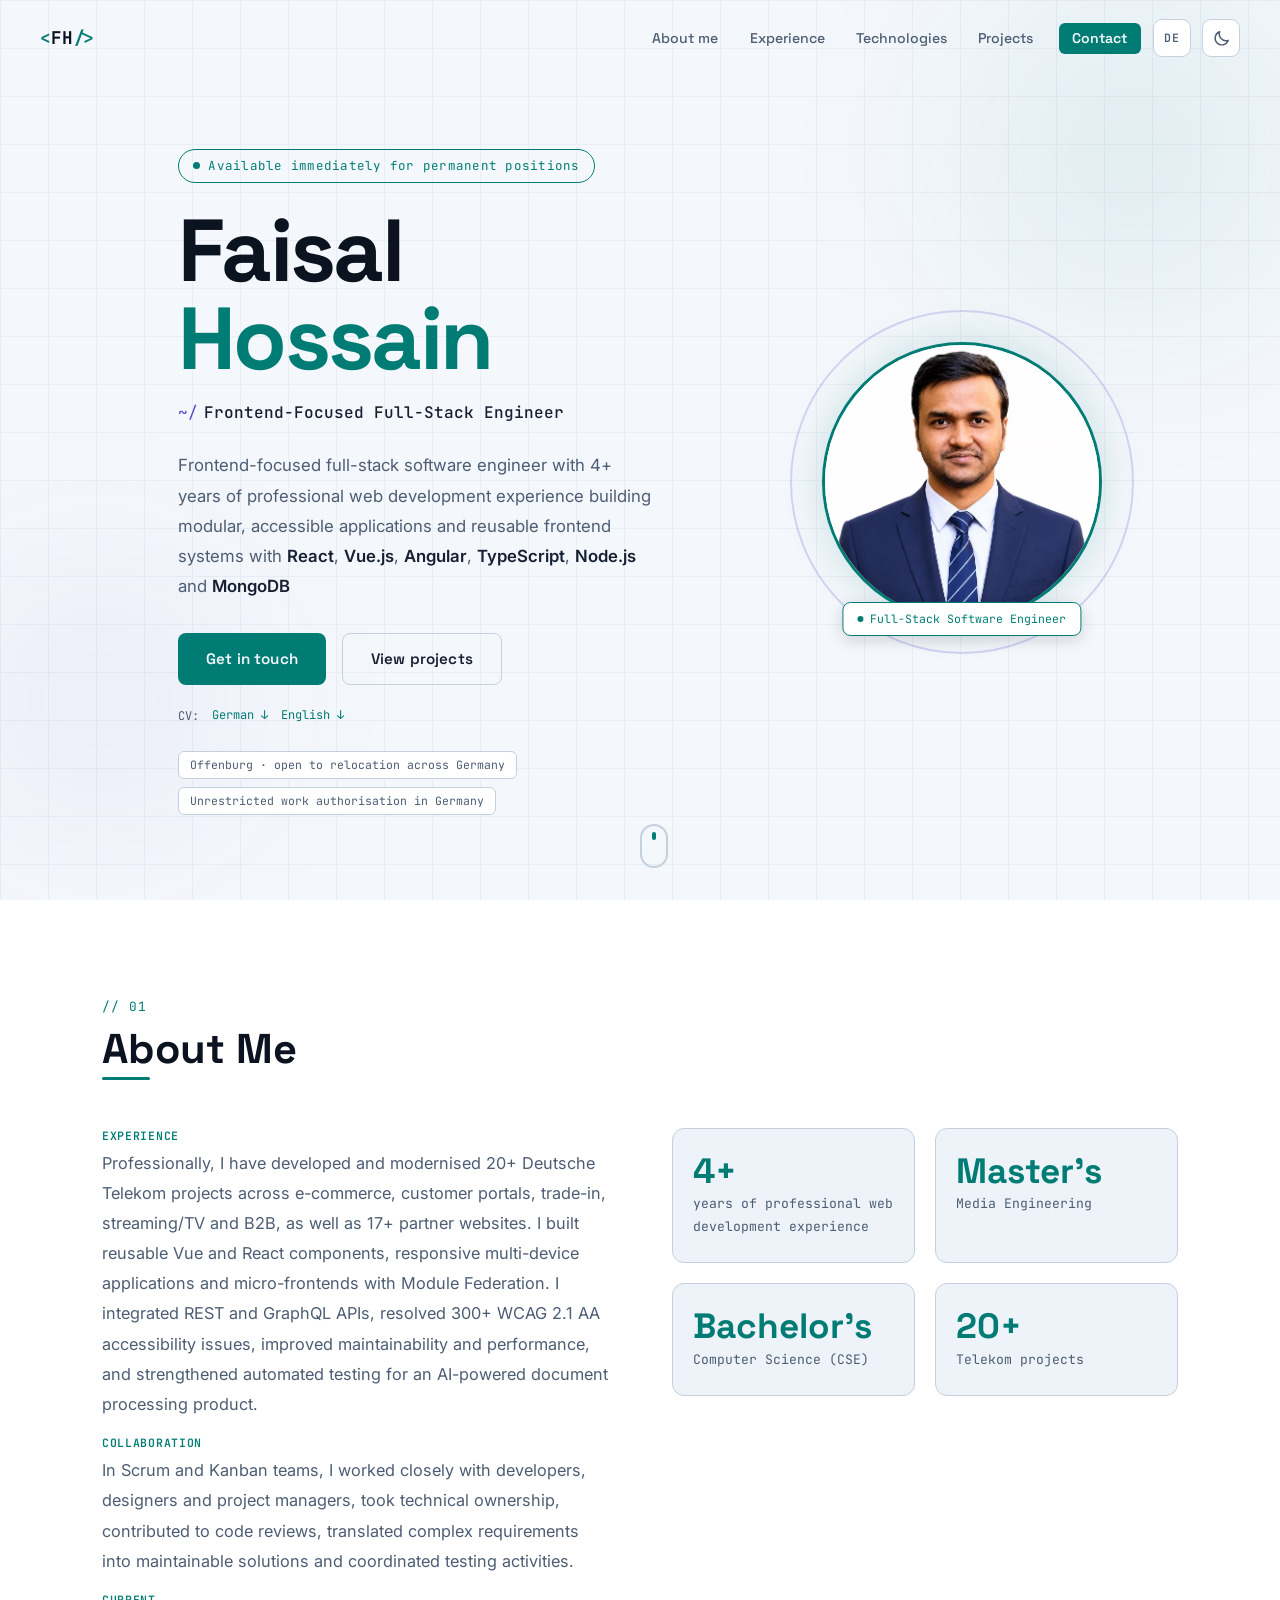
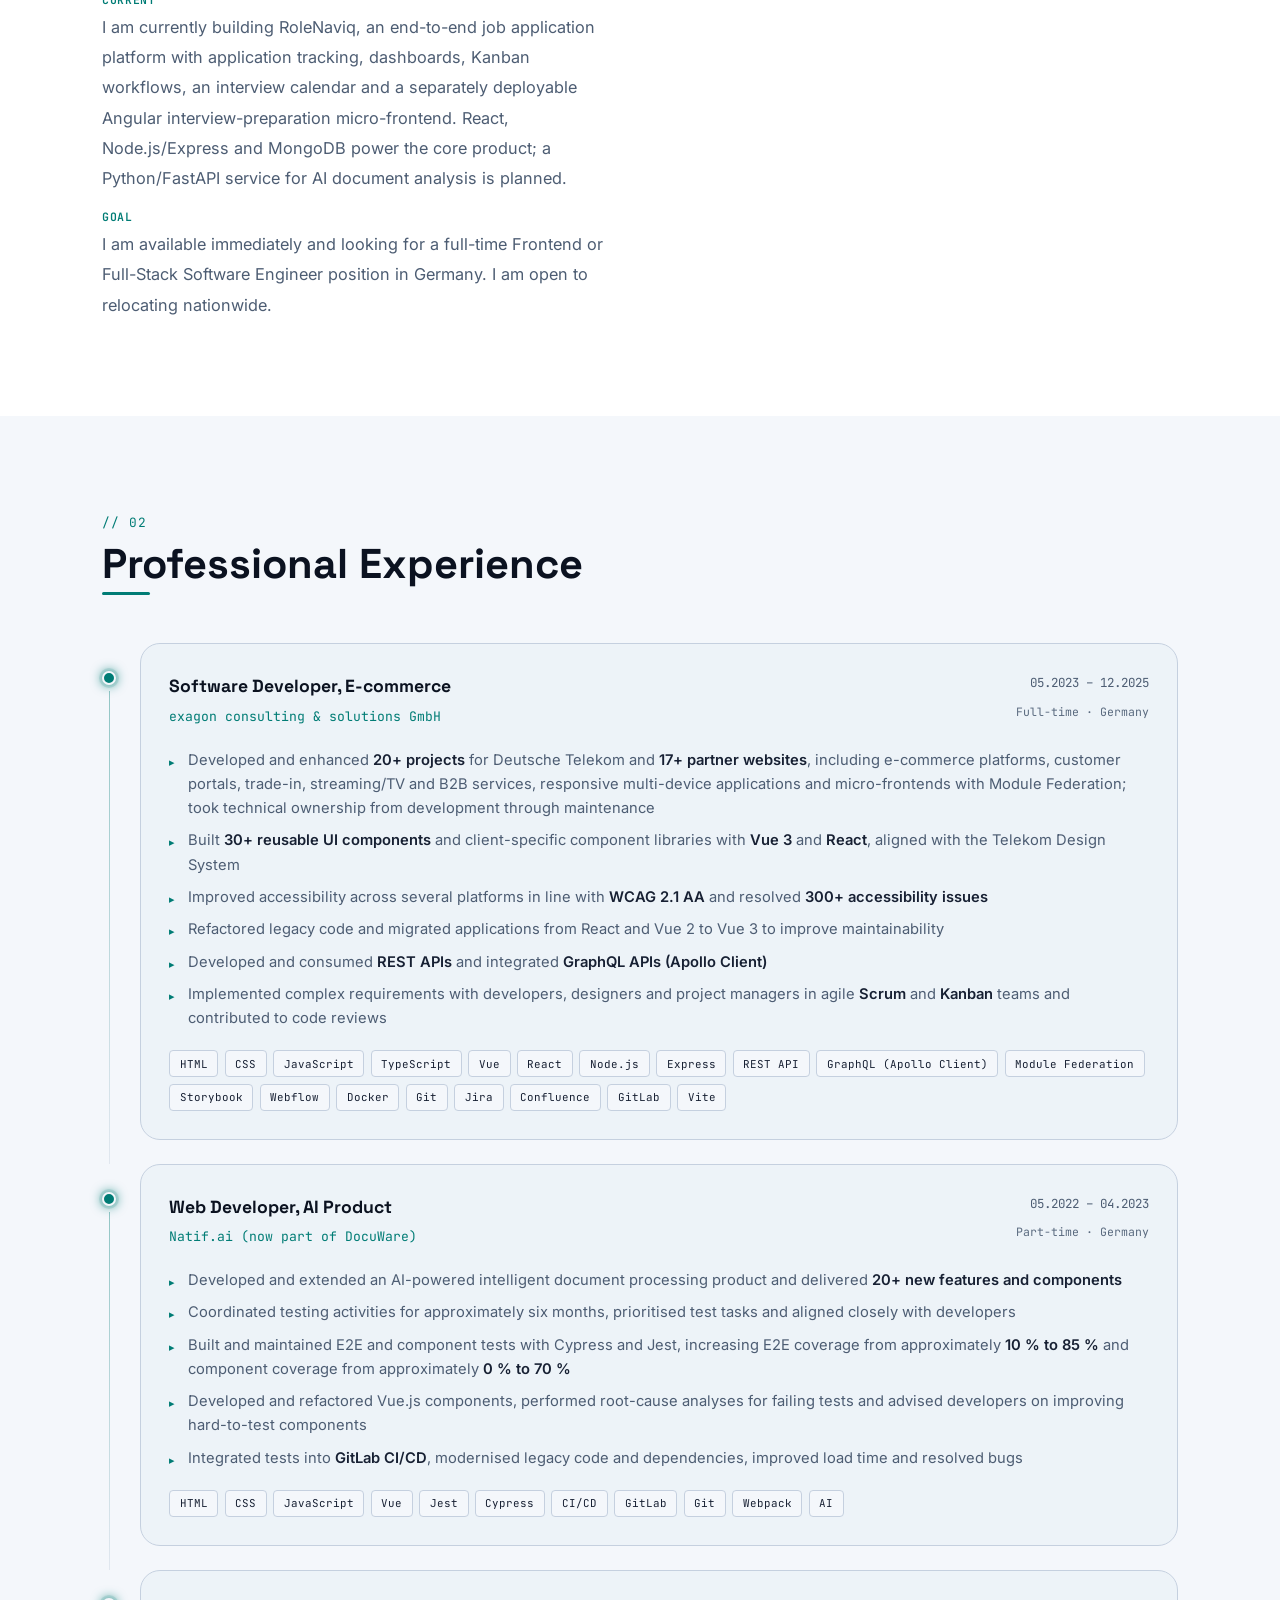
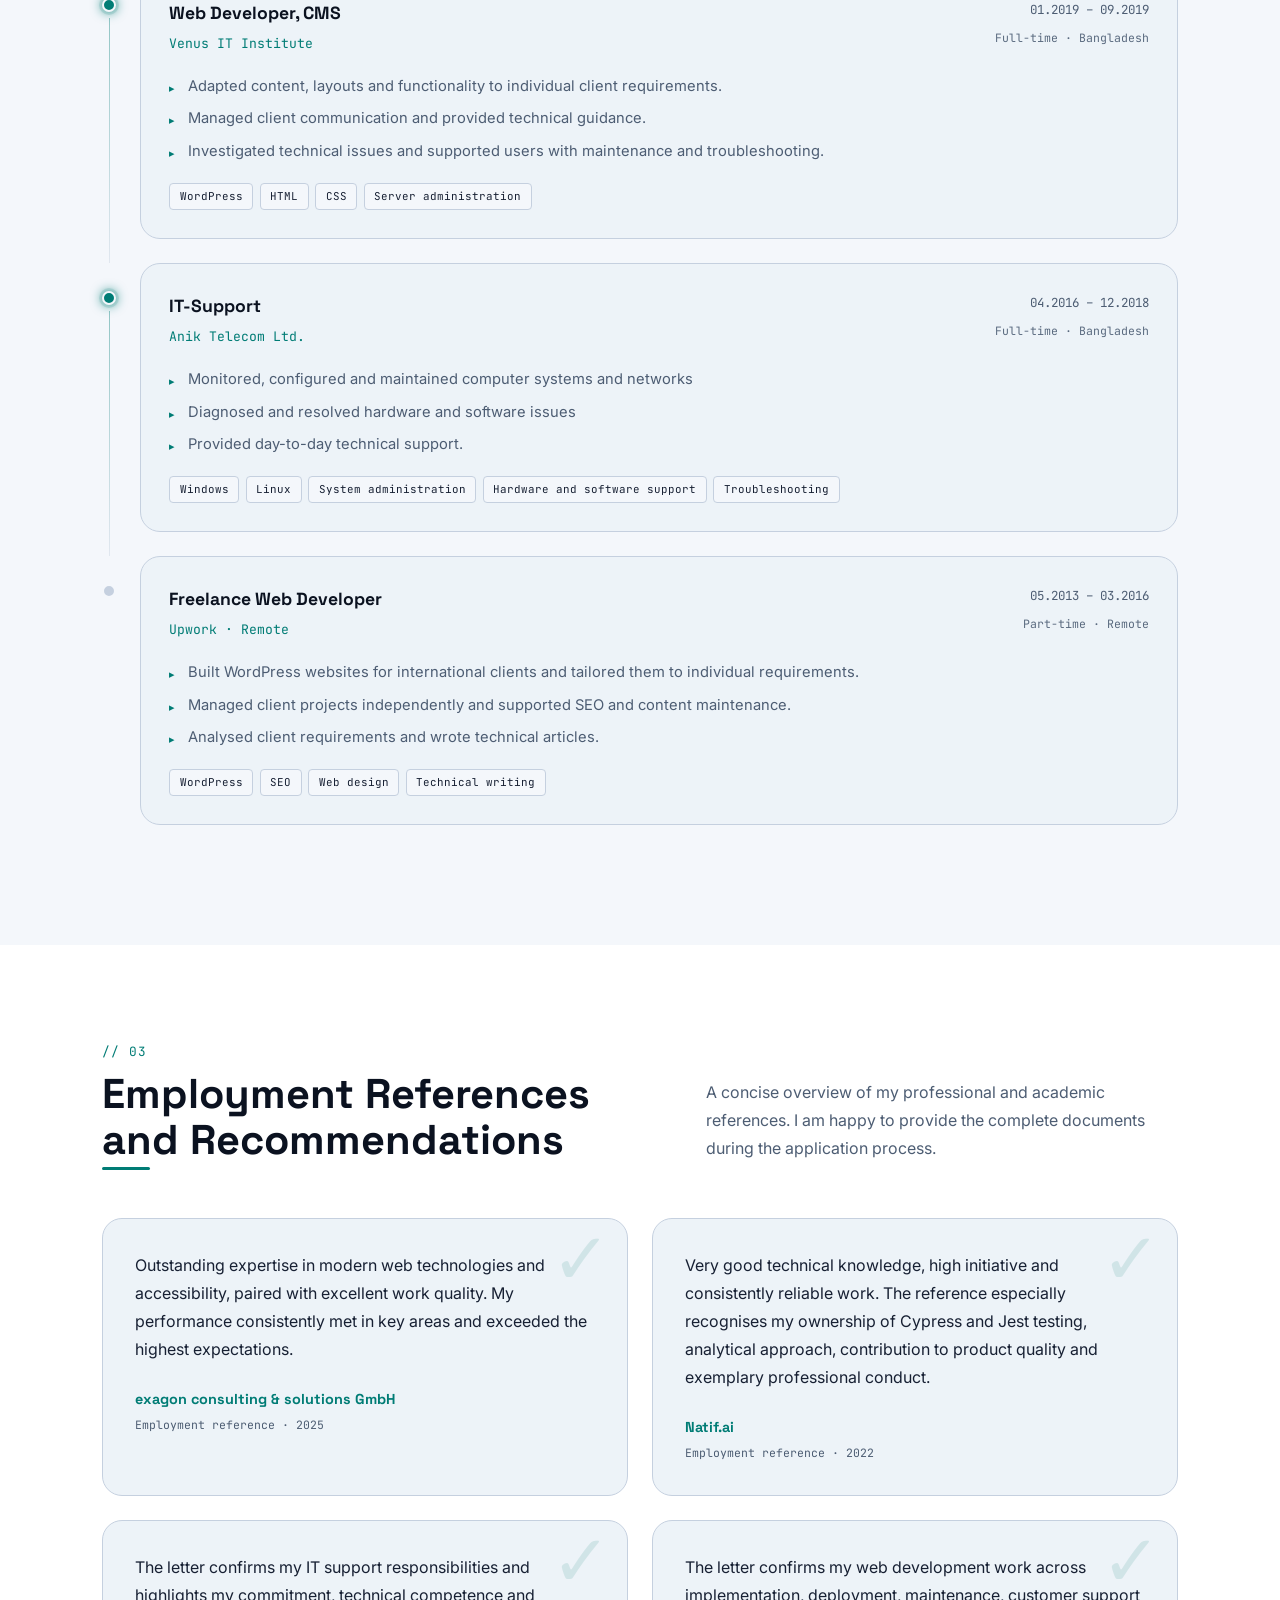
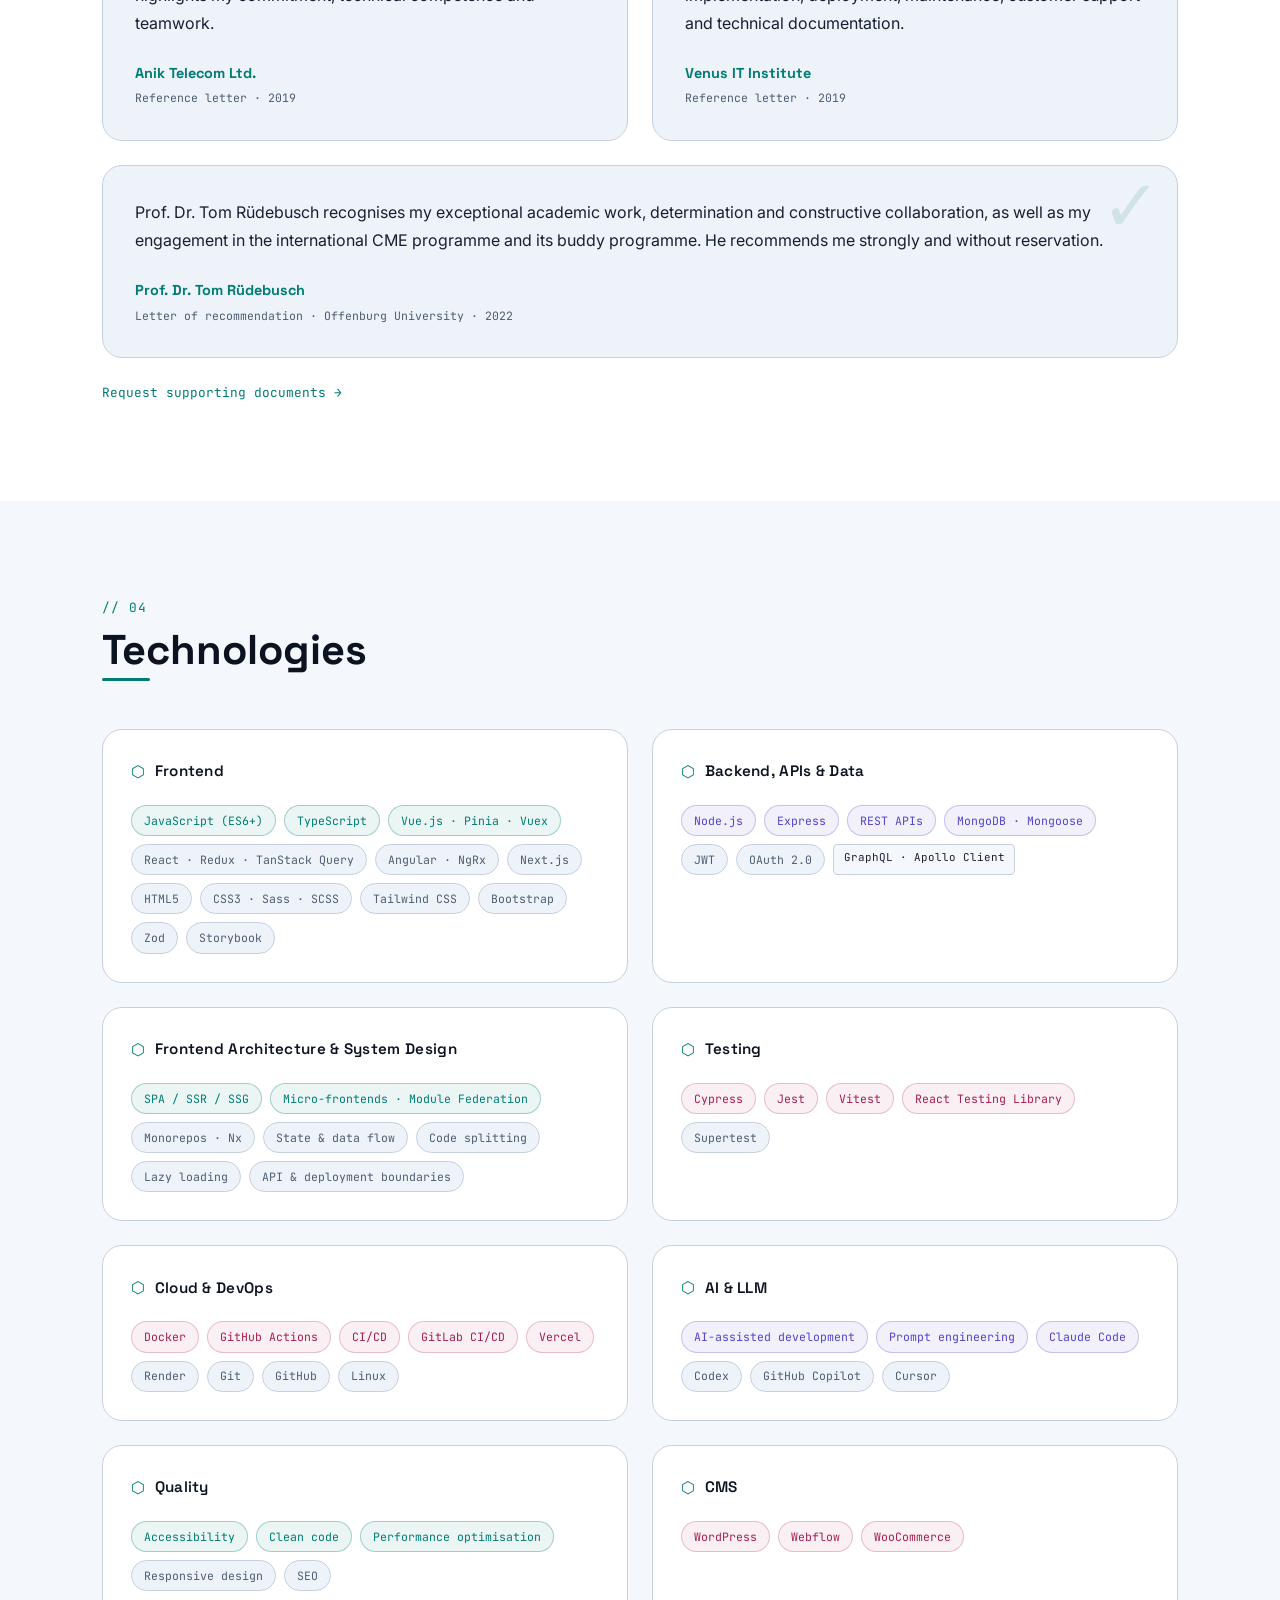
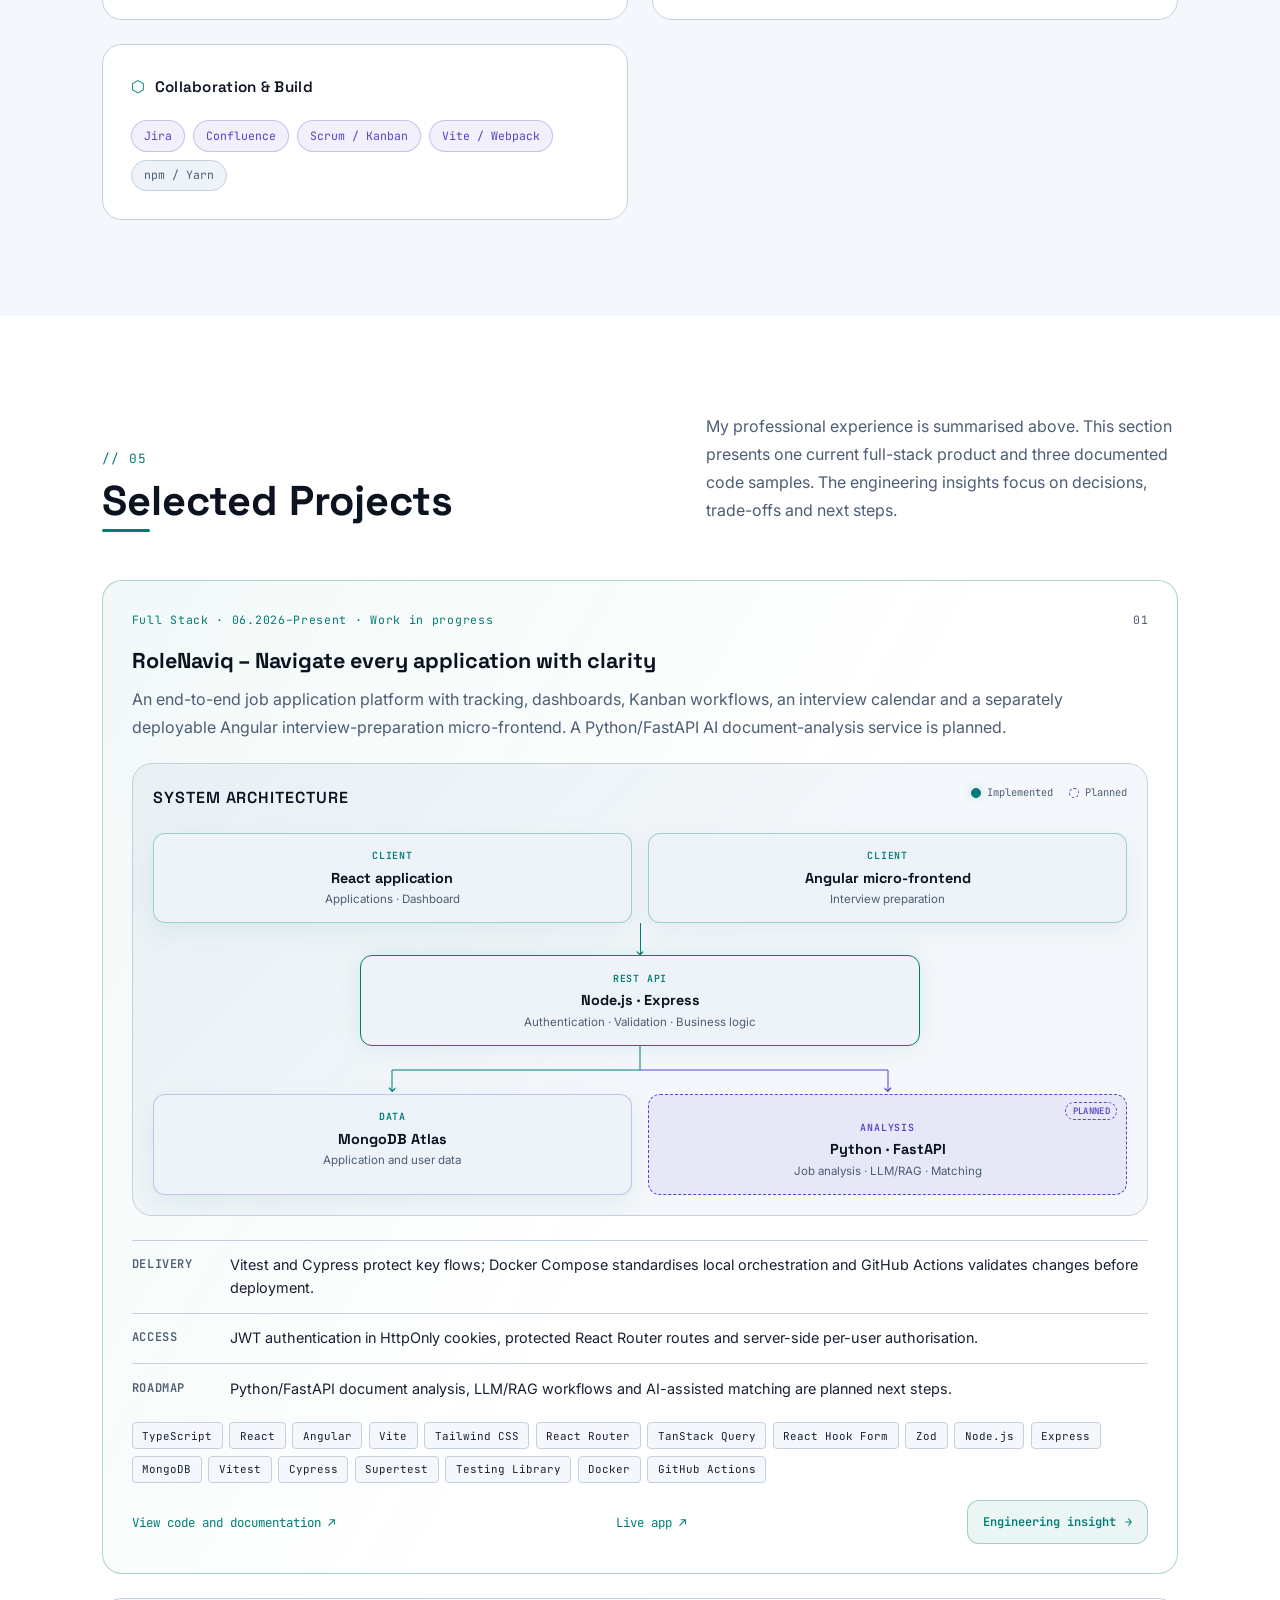
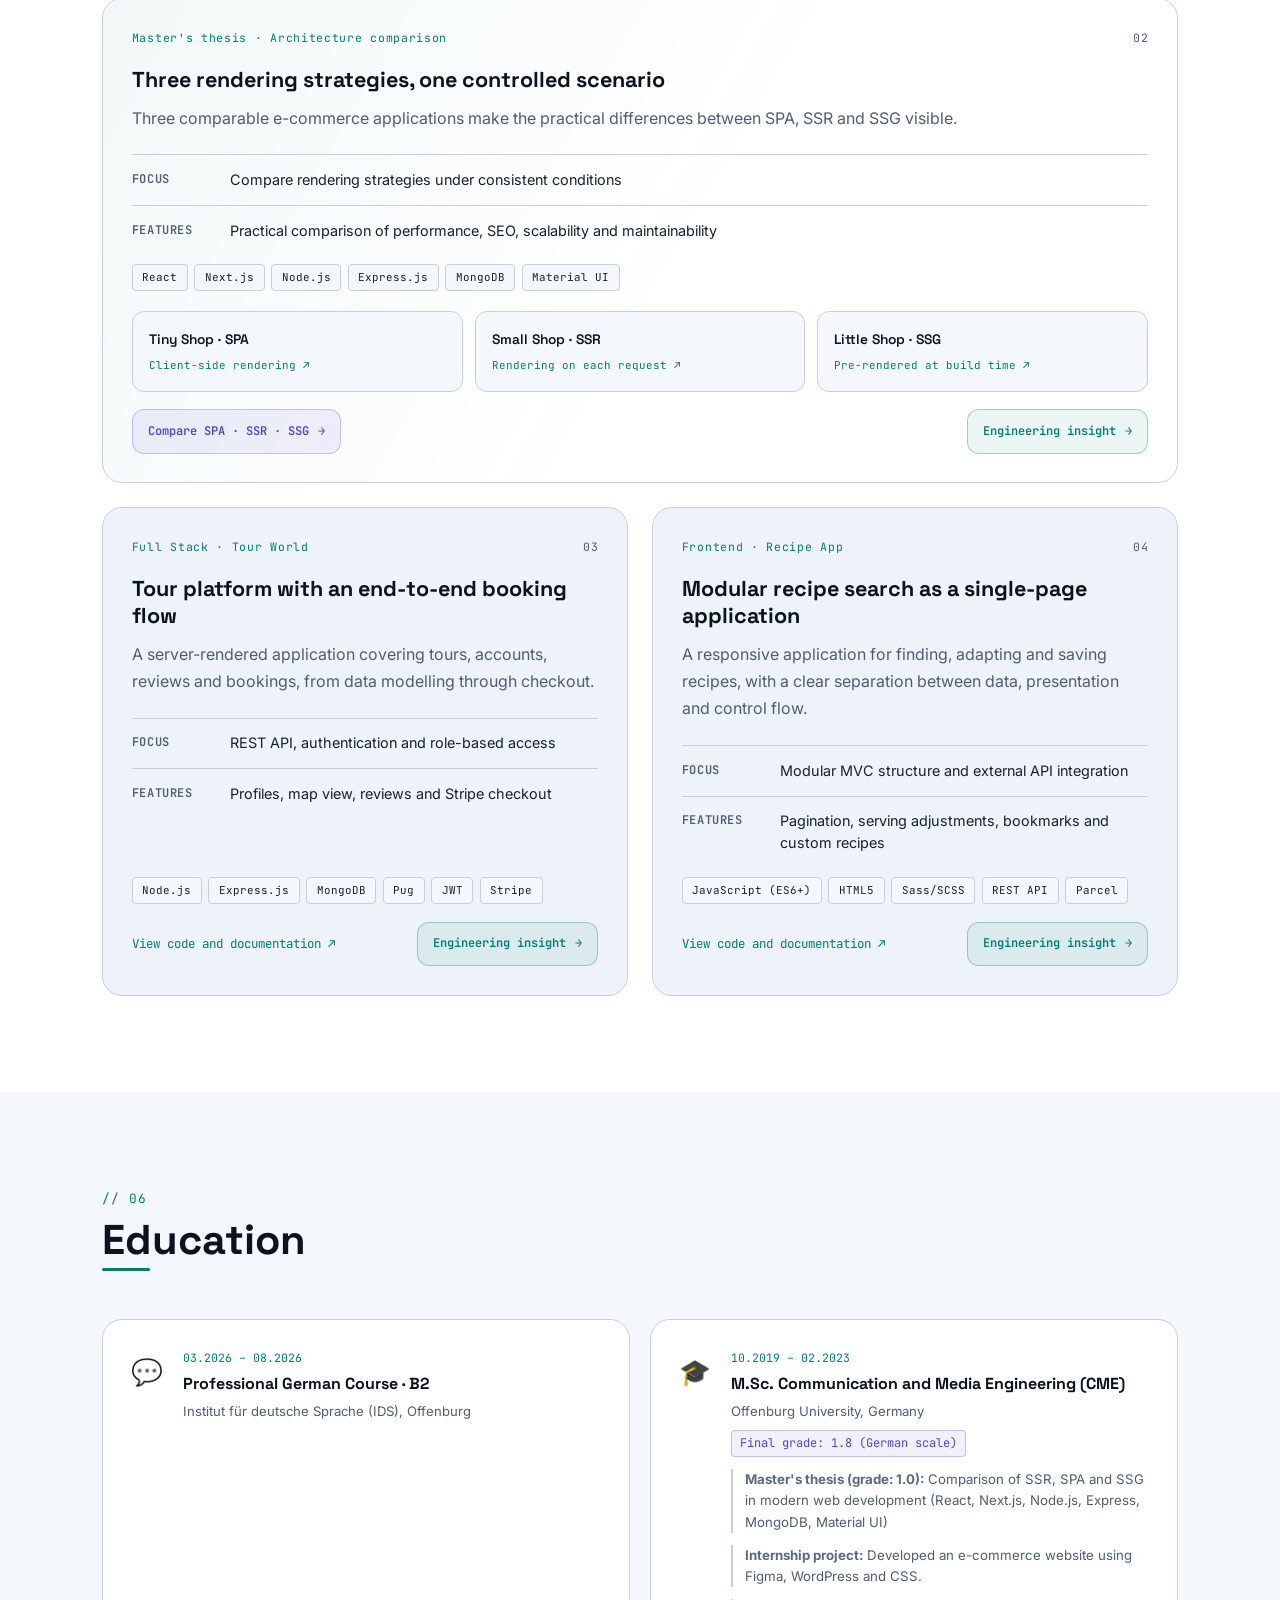
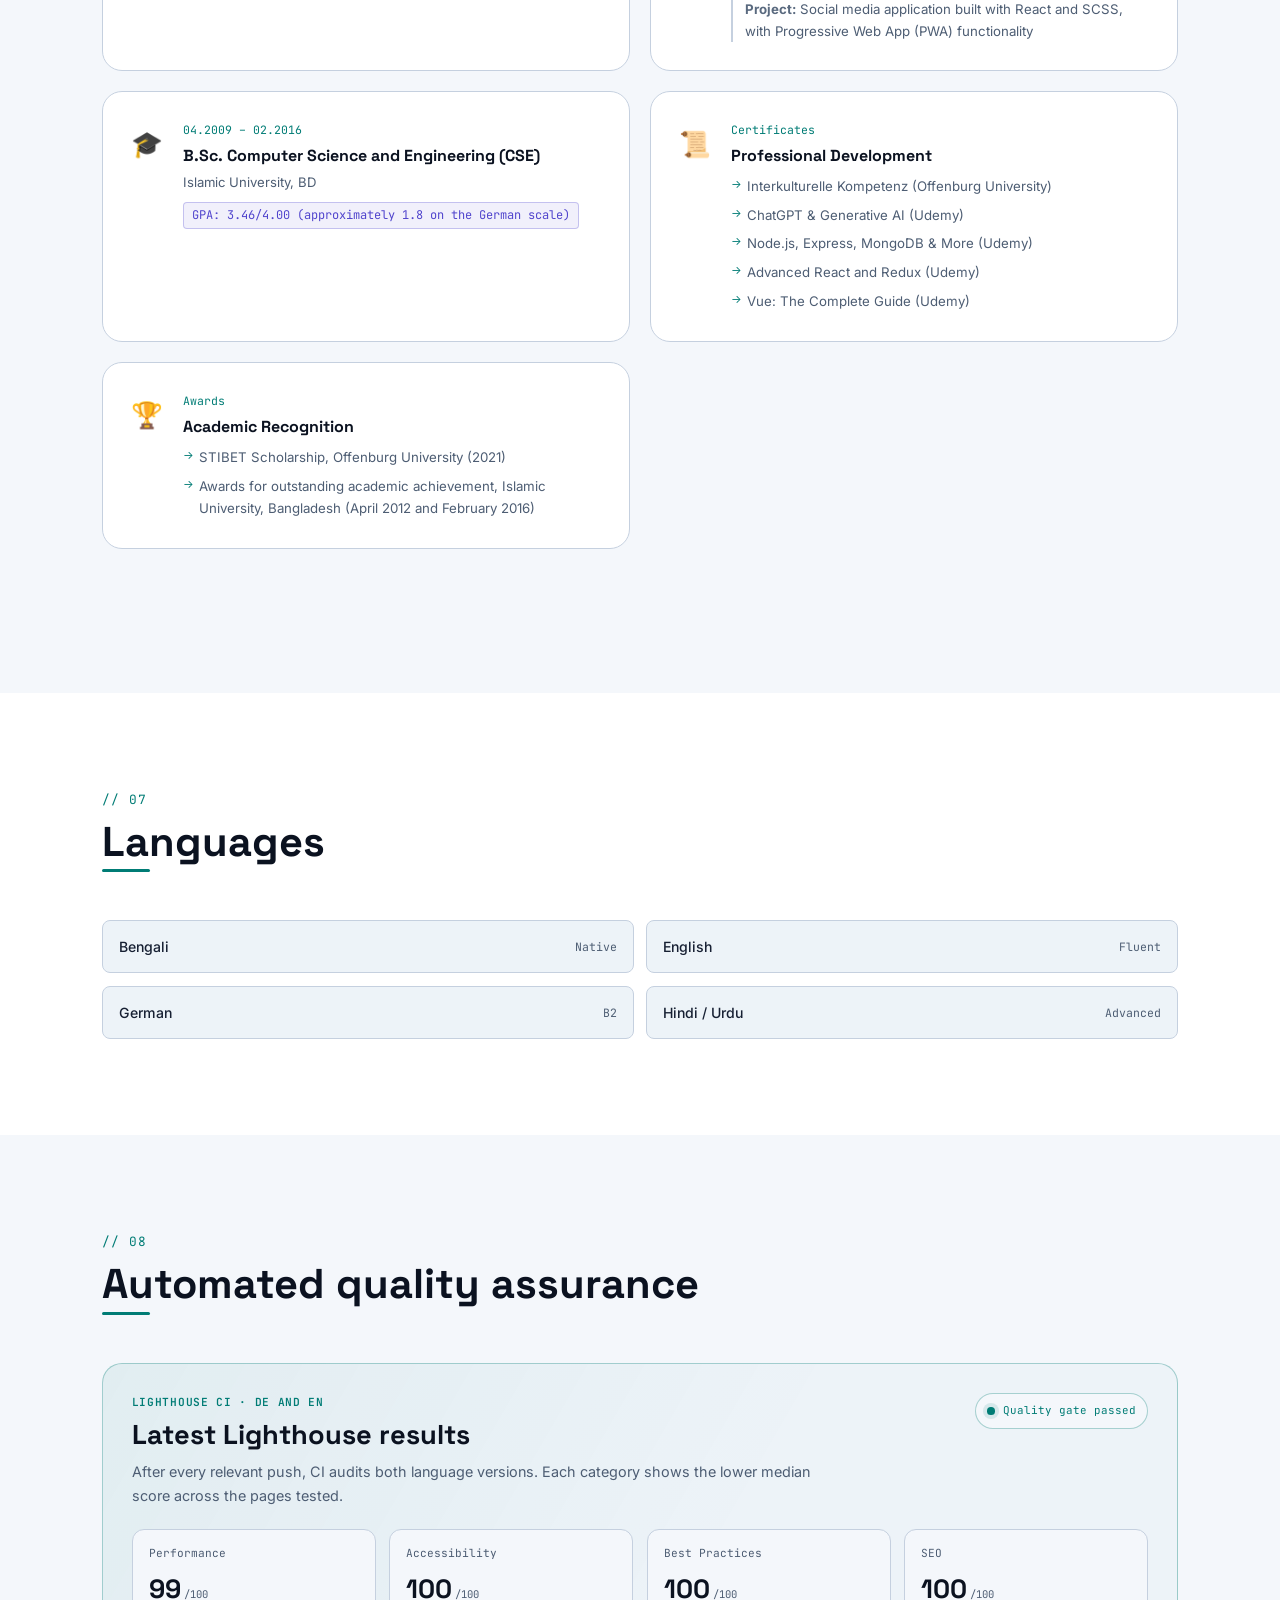
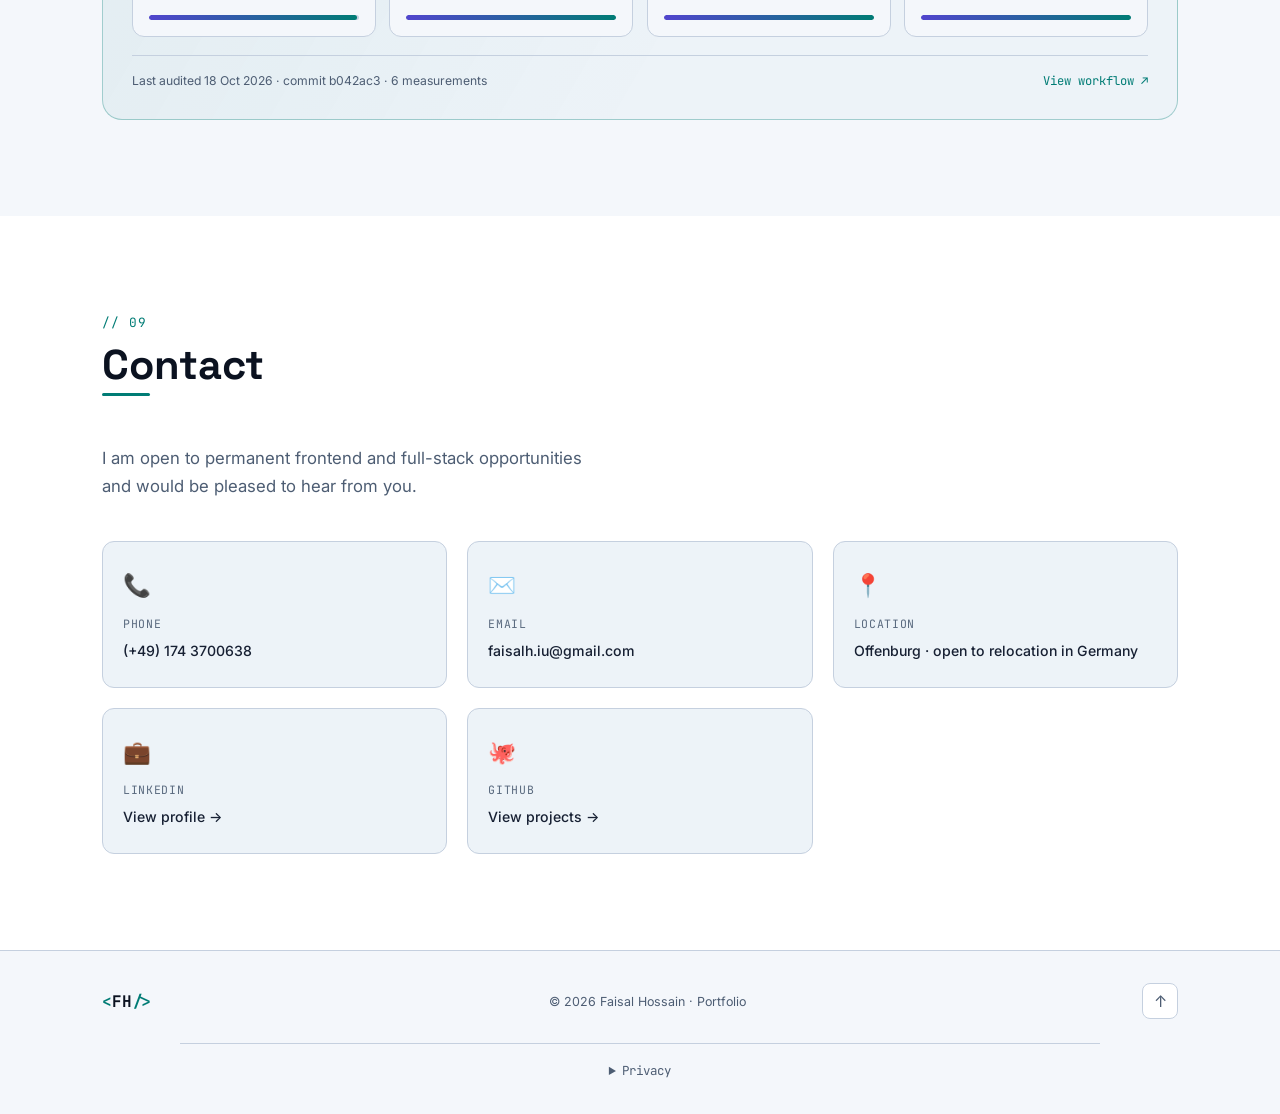
<file: index.html>
<!doctype html>
<html lang="de" data-theme="dark">
  <head>
    <meta charset="UTF-8" />
    <meta name="viewport" content="width=device-width, initial-scale=1.0" />
    <title>
      Faisal Hossain | Full-Stack-Softwareentwickler mit Frontend-Schwerpunkt
    </title>
    <meta
      name="description"
      content="Portfolio von Faisal Hossain, Full-Stack-Softwareentwickler mit Frontend-Schwerpunkt und über 4 Jahren Berufserfahrung in barrierefreien Webanwendungen, Frontend-Architektur, React, Vue.js, Angular, TypeScript und Node.js."
    />
    <meta name="author" content="Faisal Hossain" />
    <meta name="robots" content="index, follow" />
    <meta name="color-scheme" content="dark light" />
    <meta name="theme-color" id="themeColor" content="#080d1a" />
    <link rel="canonical" href="https://fhjoy.github.io/portfolio/" />
    <link
      rel="alternate"
      hreflang="de"
      href="https://fhjoy.github.io/portfolio/"
    />
    <link
      rel="alternate"
      hreflang="en"
      href="https://fhjoy.github.io/portfolio/en/"
    />
    <link
      rel="alternate"
      hreflang="x-default"
      href="https://fhjoy.github.io/portfolio/"
    />
    <meta property="og:locale" content="de_DE" />
    <meta property="og:locale:alternate" content="en_GB" />
    <meta property="og:type" content="website" />
    <meta
      property="og:title"
      content="Faisal Hossain | Full-Stack-Softwareentwickler mit Frontend-Schwerpunkt"
    />
    <meta
      property="og:description"
      content="Barrierefreie, wartbare Frontend-Systeme und Full-Stack-Anwendungen mit React, Vue.js, Angular, TypeScript, Node.js und moderner Frontend-Architektur."
    />
    <meta property="og:url" content="https://fhjoy.github.io/portfolio/" />
    <meta
      property="og:image"
      content="https://fhjoy.github.io/portfolio/docs/images/faisal_hossain.avif"
    />
    <meta property="og:image:alt" content="Porträt von Faisal Hossain" />
    <meta name="twitter:card" content="summary_large_image" />
    <link
      rel="icon"
      href="data:image/svg+xml,%3Csvg xmlns='http://www.w3.org/2000/svg' viewBox='0 0 64 64'%3E%3Crect width='64' height='64' rx='12' fill='%23080d1a'/%3E%3Ctext x='32' y='41' text-anchor='middle' font-family='monospace' font-size='25' font-weight='700' fill='%2300d4c8'%3EFH%3C/text%3E%3C/svg%3E"
    />
    <link
      rel="preload"
      as="image"
      href="docs/images/faisal_hossain.avif"
      fetchpriority="high"
    />
    <script>
      (() => {
        const storageKey = "portfolio-language";
        let preferredLanguage = "de";

        try {
          const savedLanguage = localStorage.getItem(storageKey);
          const requestedLanguage = new URLSearchParams(
            window.location.search,
          ).get("lang");
          const browserLanguage = (
            navigator.languages?.[0] ||
            navigator.language ||
            "de"
          ).toLowerCase();

          preferredLanguage =
            requestedLanguage === "de" || requestedLanguage === "en"
              ? requestedLanguage
              : savedLanguage === "de" || savedLanguage === "en"
                ? savedLanguage
                : browserLanguage.startsWith("de")
                  ? "de"
                  : "en";
        } catch {
          preferredLanguage = (navigator.language || "de")
            .toLowerCase()
            .startsWith("de")
            ? "de"
            : "en";
        }

        if (preferredLanguage === "en") {
          const englishPage = new URL("./en/index.html", window.location.href);
          englishPage.search = window.location.search;
          englishPage.hash = window.location.hash;
          window.location.replace(englishPage.href);
        }
      })();
    </script>
    <script>
      (() => {
        const storageKey = "portfolio-theme";
        let theme = "dark";

        try {
          const savedTheme = localStorage.getItem(storageKey);
          if (savedTheme === "light" || savedTheme === "dark") {
            theme = savedTheme;
          } else if (
            window.matchMedia("(prefers-color-scheme: light)").matches
          ) {
            theme = "light";
          }
        } catch {
          theme = window.matchMedia("(prefers-color-scheme: light)").matches
            ? "light"
            : "dark";
        }

        document.documentElement.dataset.theme = theme;
        document.documentElement.style.colorScheme = theme;
      })();
    </script>
    <link rel="stylesheet" href="style.css?v=19" />
    <link rel="preconnect" href="https://fonts.googleapis.com" />
    <link rel="preconnect" href="https://fonts.gstatic.com" crossorigin />
    <link
      href="https://fonts.googleapis.com/css2?family=Space+Grotesk:wght@300;400;500;600;700&amp;family=Inter:wght@300;400;500;600&amp;family=JetBrains+Mono:wght@400;500&amp;display=swap"
      rel="stylesheet"
    />
    <script type="application/ld+json">
      {
        "@context": "https://schema.org",
        "@type": "Person",
        "name": "Faisal Hossain",
        "url": "https://fhjoy.github.io/portfolio/",
        "image": "https://fhjoy.github.io/portfolio/docs/images/faisal_hossain.avif",
        "jobTitle": "Full-Stack-Softwareentwickler mit Frontend-Schwerpunkt",
        "address": {
          "@type": "PostalAddress",
          "addressLocality": "Offenburg",
          "addressCountry": "DE"
        },
        "alumniOf": {
          "@type": "CollegeOrUniversity",
          "name": "Hochschule Offenburg"
        },
        "sameAs": [
          "https://www.linkedin.com/in/faisal-hossain-de/",
          "https://github.com/fhjoy"
        ],
        "knowsAbout": [
          "TypeScript",
          "JavaScript",
          "Vue.js",
          "React",
          "Angular",
          "Frontend-Architektur",
          "Micro-Frontends",
          "Module Federation",
          "Monorepos",
          "Designsysteme",
          "React Router",
          "Node.js",
          "Express",
          "REST APIs",
          "GraphQL",
          "MongoDB",
          "Web Accessibility",
          "WCAG",
          "Test Automation",
          "Vitest",
          "Cypress",
          "Docker",
          "GitHub Actions",
          "Vercel",
          "Render",
          "AI-assisted software development",
          "Prompt Engineering",
          "Retrieval-Augmented Generation"
        ]
      }
    </script>
  </head>
  <body>
    <a class="skip-link" href="#main-content">Zum Inhalt springen</a>

    <!-- NAV -->
    <header class="site-header">
      <nav class="nav" id="nav" aria-label="Hauptnavigation">
        <a class="nav__logo" href="#home" aria-label="Startseite">
          <span class="nav__logo-bracket">&lt;</span>FH<span
            class="nav__logo-bracket"
            >/&gt;</span
          >
        </a>
        <ul class="nav__links" id="navLinks">
          <li><a href="#about" class="nav__link">Über mich</a></li>
          <li><a href="#experience" class="nav__link">Erfahrung</a></li>
          <li><a href="#technologies" class="nav__link">Technologien</a></li>
          <li><a href="#projects" class="nav__link">Projekte</a></li>
          <li>
            <a href="#contact" class="nav__link nav__link--cta">Kontakt</a>
          </li>
        </ul>
        <div class="nav__actions">
          <a
            class="language-switch"
            href="en/index.html"
            data-language-switch="en"
            hreflang="en"
            lang="en"
            aria-label="Zur englischen Version wechseln"
            title="Zur englischen Version wechseln"
            >EN</a
          >
          <button
            class="theme-toggle"
            id="themeToggle"
            type="button"
            aria-label="Helles Farbschema aktivieren"
            title="Helles Farbschema aktivieren"
          >
            <svg
              class="theme-toggle__icon theme-toggle__icon--sun"
              aria-hidden="true"
              viewBox="0 0 24 24"
              width="19"
              height="19"
              fill="none"
              stroke="currentColor"
              stroke-width="1.8"
              stroke-linecap="round"
            >
              <circle cx="12" cy="12" r="4"></circle>
              <path
                d="M12 2v2M12 20v2M4.93 4.93l1.42 1.42M17.65 17.65l1.42 1.42M2 12h2M20 12h2M4.93 19.07l1.42-1.42M17.65 6.35l1.42-1.42"
              ></path>
            </svg>
            <svg
              class="theme-toggle__icon theme-toggle__icon--moon"
              aria-hidden="true"
              viewBox="0 0 24 24"
              width="19"
              height="19"
              fill="none"
              stroke="currentColor"
              stroke-width="1.8"
              stroke-linecap="round"
              stroke-linejoin="round"
            >
              <path
                d="M20.5 14.3A8.5 8.5 0 0 1 9.7 3.5 8.5 8.5 0 1 0 20.5 14.3Z"
              ></path>
            </svg>
          </button>
          <button
            class="nav__hamburger"
            id="hamburger"
            type="button"
            aria-label="Menü öffnen"
            aria-controls="navLinks"
            aria-expanded="false"
          >
            <span aria-hidden="true"></span><span aria-hidden="true"></span
            ><span aria-hidden="true"></span>
          </button>
        </div>
      </nav>
    </header>

    <main id="main-content">
      <!-- HERO -->
      <section class="hero" id="home">
        <div class="hero__bg-grid"></div>
        <div class="hero__glow hero__glow--1"></div>
        <div class="hero__glow hero__glow--2"></div>

        <div class="hero__content">
          <p class="hero__eyebrow">
            <span class="hero__dot" aria-hidden="true"></span> Ab sofort für
            Festanstellungen verfügbar
          </p>
          <h1 class="hero__name">
            Faisal<br /><span class="hero__name--accent">Hossain</span>
          </h1>
          <div class="hero__title-wrap">
            <span class="hero__title-label" aria-hidden="true">~/</span>
            <span class="hero__typed"
              >Full-Stack-Softwareentwickler mit Frontend-Schwerpunkt</span
            >
          </div>
          <p class="hero__desc">
            Full-Stack-Softwareentwickler mit Frontend-Schwerpunkt und über 4
            Jahren Berufserfahrung in der Entwicklung modularer, barrierefreier
            Webanwendungen und wiederverwendbarer Frontend-Systeme mit
            <strong>React</strong>, <strong>Vue.js</strong>,
            <strong>Angular</strong>, <strong>TypeScript</strong>,
            <strong>Node.js</strong> und <strong>MongoDB</strong>.
          </p>
          <div class="hero__actions">
            <a href="#contact" class="btn btn--primary">Kontakt aufnehmen</a>
            <a href="#projects" class="btn btn--ghost">Projekte ansehen</a>
          </div>

          <div
            class="hero__downloads"
            role="group"
            aria-label="Lebenslauf herunterladen"
          >
            <span>Lebenslauf:</span>
            <a
              href="docs/documents/Lebenslauf_Faisal_Hossain_DE.pdf"
              download
              aria-label="Deutschen Lebenslauf als PDF herunterladen"
              >Deutsch ↓</a
            >
            <a
              href="docs/documents/Faisal_Hossain_CV_EN.pdf"
              download
              aria-label="Englischen Lebenslauf als PDF herunterladen"
              >English ↓</a
            >
          </div>
          <div class="hero__badges">
            <span class="badge">Offenburg · deutschlandweit umzugsbereit</span>
            <span class="badge"
              >Uneingeschränkte Arbeitserlaubnis in Deutschland</span
            >
          </div>
        </div>

        <div class="hero__photo-wrap">
          <div class="hero__photo-ring" aria-hidden="true"></div>
          <img
            src="docs/images/faisal_hossain.avif"
            alt="Porträt von Faisal Hossain"
            class="hero__photo"
            width="1386"
            height="1135"
            decoding="async"
            fetchpriority="high"
          />
          <div class="hero__photo-tag">
            <span class="hero__photo-tag-dot" aria-hidden="true"></span>
            Full-Stack-Softwareentwickler
          </div>
        </div>

        <a href="#about" class="hero__scroll" aria-label="Nach unten scrollen">
          <div class="hero__scroll-icon"></div>
        </a>
      </section>

      <!-- ABOUT -->
      <section class="section about" id="about" aria-labelledby="about-title">
        <div class="container">
          <div class="section__header">
            <span class="section__tag">// 01</span>
            <h2 class="section__title" id="about-title">Über mich</h2>
          </div>
          <div class="about__grid">
            <div class="about__text">
              <p>
                <span class="about__label">Erfahrung</span>
                Beruflich habe ich mehr als 20 Projekte für die Deutsche Telekom
                in den Bereichen E-Commerce, Kundenportale, Trade-in,
                Streaming/TV und B2B sowie 17+ Partner-Websites entwickelt und
                modernisiert. Dabei entstanden wiederverwendbare Vue- und
                React-Komponenten, responsive Multi-Device-Anwendungen und
                Micro-Frontends mit Module Federation. Ich integrierte REST- und
                GraphQL-APIs, behob 300+ Barrierefreiheitsprobleme nach WCAG 2.1
                AA, verbesserte Wartbarkeit und Performance und stärkte
                automatisierte Tests für ein KI-basiertes Dokumentenprodukt.
              </p>
              <p>
                <span class="about__label">Zusammenarbeit</span>
                In Scrum- und Kanban-Teams arbeitete ich eng mit Entwicklern,
                Designern und Projektmanagern zusammen, übernahm technische
                Verantwortung, beteiligte mich an Code-Reviews, überführte
                komplexe Anforderungen in wartbare Lösungen und koordinierte
                Testaktivitäten.
              </p>
              <p>
                <span class="about__label">Aktuell</span>
                Aktuell entwickle ich RoleNaviq, eine End-to-End-Plattform für
                Bewerbungsmanagement mit Bewerbungsverwaltung, Dashboards,
                Kanban, Interviewkalender und einem separat deploybaren
                Angular-Micro-Frontend zur Interviewvorbereitung. React,
                Node.js/Express und MongoDB bilden das Kernsystem; ein
                Python/FastAPI-Service für KI-Dokumentenanalyse ist geplant.
              </p>
              <p>
                <span class="about__label">Ziel</span>
                Ich bin ab sofort verfügbar und suche eine Vollzeitstelle als
                Frontend- oder Full-Stack-Softwareentwickler in Deutschland. Ich
                bin deutschlandweit umzugsbereit.
              </p>
            </div>
            <div class="about__stats">
              <div class="stat-card">
                <span class="stat-card__num">4+</span>
                <span class="stat-card__label"
                  >Jahre Berufserfahrung in der Webentwicklung</span
                >
              </div>
              <div class="stat-card">
                <span class="stat-card__num">Master</span>
                <span class="stat-card__label">Medientechnik</span>
              </div>
              <div class="stat-card">
                <span class="stat-card__num">Bachelor</span>
                <span class="stat-card__label">Informatik</span>
              </div>
              <div class="stat-card">
                <span class="stat-card__num">20+</span>
                <span class="stat-card__label">Telekom-Projekte</span>
              </div>
            </div>
          </div>
        </div>
      </section>

      <!-- EXPERIENCE -->
      <section
        class="section experience"
        id="experience"
        aria-labelledby="experience-title"
      >
        <div class="container">
          <div class="section__header">
            <span class="section__tag">// 02</span>
            <h2 class="section__title" id="experience-title">
              Berufserfahrung
            </h2>
          </div>
          <div class="timeline">
            <div class="timeline__item" data-reveal>
              <div class="timeline__marker">
                <div class="timeline__dot"></div>
                <div class="timeline__line"></div>
              </div>
              <div class="timeline__card">
                <div class="timeline__card-header">
                  <div>
                    <h3 class="timeline__role">
                      Softwareentwickler im Bereich E-Commerce
                    </h3>
                    <span class="timeline__company"
                      >exagon consulting &amp; solutions GmbH</span
                    >
                  </div>
                  <div class="timeline__meta">
                    <span class="timeline__period">05.2023 – 12.2025</span>
                    <span class="timeline__type">Vollzeit · DE</span>
                  </div>
                </div>
                <ul class="timeline__list">
                  <li>
                    <strong>20+ Projekte</strong> für die Deutsche Telekom und
                    <strong>17+ Partner-Websites</strong> entwickelt und
                    weiterentwickelt, darunter E-Commerce, Kundenportale,
                    Trade-in-, Streaming/TV- und B2B-Lösungen, responsive
                    Multi-Device-Anwendungen und Micro-Frontends mit Module
                    Federation; technische Verantwortung von Entwicklung bis
                    Wartung übernommen
                  </li>
                  <li>
                    <strong>30+ wiederverwendbare UI-Komponenten</strong> und
                    kundenspezifische Komponentenbibliotheken mit
                    <strong>Vue 3</strong> und <strong>React</strong> nach dem
                    Telekom Design System entwickelt
                  </li>
                  <li>
                    Barrierefreiheit mehrerer Plattformen gemäß
                    <strong>WCAG 2.1 AA</strong> verbessert und
                    <strong>300+ Barrierefreiheitsprobleme</strong> behoben
                  </li>
                  <li>
                    Legacy-Code refaktoriert und Anwendungen von React sowie Vue
                    2 auf Vue 3 migriert, um die Wartbarkeit zu verbessern
                  </li>
                  <li>
                    <strong>REST-APIs</strong> entwickelt und konsumiert sowie
                    <strong>GraphQL-APIs (Apollo Client)</strong> integriert
                  </li>
                  <li>
                    Komplexe Anforderungen gemeinsam mit Entwicklung, Design und
                    Projektmanagement in <strong>Scrum-</strong> und
                    <strong>Kanban</strong>-Teams umgesetzt und an Code-Reviews
                    mitgewirkt
                  </li>
                </ul>
                <div class="timeline__tags">
                  <span class="tag">HTML</span><span class="tag">CSS</span>
                  <span class="tag">JavaScript</span
                  ><span class="tag">TypeScript</span
                  ><span class="tag">Vue</span><span class="tag">React</span>
                  <span class="tag">Node.js</span>
                  <span class="tag">Express</span>
                  <span class="tag">REST-API</span>
                  <span class="tag">GraphQL (Apollo Client)</span>
                  <span class="tag">Module Federation</span>
                  <span class="tag">Storybook</span>
                  <span class="tag">Webflow</span>
                  <span class="tag">Docker</span>
                  <span class="tag">Git</span>
                  <span class="tag">Jira</span>
                  <span class="tag">Confluence</span>
                  <span class="tag">GitLab</span>
                  <span class="tag">Vite</span>
                </div>
              </div>
            </div>

            <div class="timeline__item" data-reveal>
              <div class="timeline__marker">
                <div class="timeline__dot"></div>
                <div class="timeline__line"></div>
              </div>
              <div class="timeline__card">
                <div class="timeline__card-header">
                  <div>
                    <h3 class="timeline__role">Webentwickler im Bereich KI</h3>
                    <span class="timeline__company"
                      >Natif.ai (jetzt DocuWare)</span
                    >
                  </div>
                  <div class="timeline__meta">
                    <span class="timeline__period">05.2022 – 04.2023</span>
                    <span class="timeline__type">Teilzeit · DE</span>
                  </div>
                </div>
                <ul class="timeline__list">
                  <li>
                    KI-basiertes IDP-Produkt weiterentwickelt und
                    <strong>20+ neue Funktionen und Komponenten</strong>
                    umgesetzt
                  </li>
                  <li>
                    Testing-Aktivitäten rund sechs Monate fachlich koordiniert,
                    Testaufgaben priorisiert und eng mit Entwicklern abgestimmt
                  </li>
                  <li>
                    E2E- und Komponententests mit Cypress und Jest aufgebaut und
                    die Testabdeckung deutlich erhöht: E2E von ca.
                    <strong>10 % auf 85 %</strong>, Komponenten von ca.
                    <strong>0 % auf 70 %</strong>
                  </li>
                  <li>
                    Vue.js-Komponenten entwickelt und refaktoriert,
                    Root-Cause-Analysen durchgeführt und Entwickler bei schwer
                    testbaren Komponenten unterstützt
                  </li>
                  <li>
                    Tests in <strong>GitLab CI/CD</strong> integriert,
                    Legacy-Code und Abhängigkeiten modernisiert, Performance
                    Ladezeiten verbessert und Fehler behoben
                  </li>
                </ul>
                <div class="timeline__tags">
                  <span class="tag">HTML</span><span class="tag">CSS</span>
                  <span class="tag">JavaScript</span
                  ><span class="tag">Vue</span> <span class="tag">Jest</span
                  ><span class="tag">Cypress</span>
                  <span class="tag">CI/CD</span><span class="tag">GitLab</span>
                  <span class="tag">Git</span>
                  <span class="tag">Webpack</span>
                  <span class="tag">KI</span>
                </div>
              </div>
            </div>

            <div class="timeline__item" data-reveal>
              <div class="timeline__marker">
                <div class="timeline__dot"></div>
                <div class="timeline__line"></div>
              </div>
              <div class="timeline__card">
                <div class="timeline__card-header">
                  <div>
                    <h3 class="timeline__role">Webentwickler im CMS-Bereich</h3>
                    <span class="timeline__company">Venus IT Institute</span>
                  </div>
                  <div class="timeline__meta">
                    <span class="timeline__period">01.2019 – 09.2019</span>
                    <span class="timeline__type">Vollzeit · BD</span>
                  </div>
                </div>
                <ul class="timeline__list">
                  <li>
                    Inhalte, Layouts und Funktionen entsprechend den
                    Kundenanforderungen angepasst.
                  </li>
                  <li>
                    Kunden betreut und bei technischen Fragen unterstützt.
                  </li>
                  <li>
                    Technische Probleme analysiert und Anwender bei Wartung und
                    Support unterstützt.
                  </li>
                </ul>
                <div class="timeline__tags">
                  <span class="tag">WordPress</span><span class="tag">HTML</span
                  ><span class="tag">CSS</span
                  ><span class="tag">Serververwaltung</span>
                </div>
              </div>
            </div>

            <div class="timeline__item" data-reveal>
              <div class="timeline__marker">
                <div class="timeline__dot"></div>
                <div class="timeline__line"></div>
              </div>
              <div class="timeline__card">
                <div class="timeline__card-header">
                  <div>
                    <h3 class="timeline__role">IT-Support</h3>
                    <span class="timeline__company">Anik Telecom Ltd.</span>
                  </div>
                  <div class="timeline__meta">
                    <span class="timeline__period">04.2016 – 12.2018</span>
                    <span class="timeline__type">Vollzeit · BD</span>
                  </div>
                </div>
                <ul class="timeline__list">
                  <li>
                    Computersysteme und Netzwerke überwacht, konfiguriert und
                    gewartet
                  </li>
                  <li>Hardware- und Softwarefehler analysiert und behoben</li>
                  <li>Bei technischen Problemen unterstützt.</li>
                </ul>
                <div class="timeline__tags">
                  <span class="tag">Windows</span>
                  <span class="tag">Linux</span>
                  <span class="tag">Systemadministration</span>
                  <span class="tag">Hardware- und Software-Support</span>
                  <span class="tag">Fehleranalyse</span>
                </div>
              </div>
            </div>

            <div class="timeline__item" data-reveal>
              <div class="timeline__marker">
                <div class="timeline__dot timeline__dot--dim"></div>
              </div>
              <div class="timeline__card">
                <div class="timeline__card-header">
                  <div>
                    <h3 class="timeline__role">Freiberufler</h3>
                    <span class="timeline__company">Upwork · Remote</span>
                  </div>
                  <div class="timeline__meta">
                    <span class="timeline__period">05.2013 – 03.2016</span>
                    <span class="timeline__type">Teilzeit · Remote</span>
                  </div>
                </div>
                <ul class="timeline__list">
                  <li>
                    WordPress-Websites für internationale Kunden umgesetzt und
                    an individuelle Kundenanforderungen angepasst.
                  </li>
                  <li>
                    Kundenprojekte eigenständig betreut sowie SEO-Maßnahmen und
                    Content-Pflege unterstützt.
                  </li>
                  <li>
                    Kundenanforderungen analysiert und technische Artikel
                    erstellt.
                  </li>
                </ul>
                <div class="timeline__tags">
                  <span class="tag">WordPress</span><span class="tag">SEO</span
                  ><span class="tag">Webdesign</span>
                  <span class="tag">technisches Artikelschreiben</span>
                </div>
              </div>
            </div>
          </div>
        </div>
      </section>

      <!-- REFERENCES -->
      <section
        class="section references"
        id="references"
        aria-labelledby="references-title"
      >
        <div class="container">
          <div class="section__header section__header--with-intro">
            <div>
              <span class="section__tag">// 03</span>
              <h2 class="section__title" id="references-title">
                Arbeitszeugnisse und Referenzen
              </h2>
            </div>
            <p class="section__intro">
              Zusammenfassung meiner beruflichen und akademischen Nachweise.
              Vollständige Unterlagen stelle ich im Bewerbungsprozess gerne zur
              Verfügung.
            </p>
          </div>

          <div class="references__grid">
            <article class="reference-card" data-reveal>
              <div class="reference-card__mark" aria-hidden="true">✓</div>
              <p class="reference-card__text">
                Hervorragende Expertise in modernen Webtechnologien und
                Barrierefreiheit sowie eine ausgezeichnete Arbeitsqualität.
                Meine Leistungen entsprachen stets und in wichtigen Bereichen
                sogar übertrafen die höchsten Erwartungen.
              </p>
              <div class="reference-card__source">
                <strong>exagon consulting &amp; solutions GmbH</strong>
                <span>Arbeitszeugnis · 2025</span>
              </div>
            </article>

            <article class="reference-card" data-reveal>
              <div class="reference-card__mark" aria-hidden="true">✓</div>
              <p class="reference-card__text">
                Sehr gute Fachkenntnisse, hohe Eigeninitiative und durchgehend
                zuverlässige Arbeit. Besonders gewürdigt werden meine
                Verantwortung für Cypress- und Jest-Tests, mein analytisches
                Vorgehen, mein Beitrag zur Produktqualität und mein
                vorbildliches Verhalten.
              </p>
              <div class="reference-card__source">
                <strong>Natif.ai</strong>
                <span>Arbeitszeugnis · 2022</span>
              </div>
            </article>

            <article class="reference-card" data-reveal>
              <div class="reference-card__mark" aria-hidden="true">✓</div>
              <p class="reference-card__text">
                Das Schreiben bestätigt meine Tätigkeit im IT-Support und hebt
                mein Engagement, meine technische Kompetenz und meine
                Teamfähigkeit hervor.
              </p>
              <div class="reference-card__source">
                <strong>Anik Telecom Ltd.</strong>
                <span>Referenzschreiben · 2019</span>
              </div>
            </article>

            <article class="reference-card" data-reveal>
              <div class="reference-card__mark" aria-hidden="true">✓</div>
              <p class="reference-card__text">
                Das Schreiben bestätigt meine Tätigkeit als Webentwickler sowie
                meine Aufgaben in Entwicklung, Deployment, Wartung,
                Kundensupport und technischer Dokumentation.
              </p>
              <div class="reference-card__source">
                <strong>Venus IT Institute</strong>
                <span>Referenzschreiben · 2019</span>
              </div>
            </article>

            <article
              class="reference-card reference-card--featured"
              data-reveal
            >
              <div class="reference-card__mark" aria-hidden="true">✓</div>
              <p class="reference-card__text">
                Prof. Dr. Tom Rüdebusch würdigt meine außergewöhnlichen
                akademischen Leistungen, meine Zielstrebigkeit und konstruktive
                Zusammenarbeit sowie mein Engagement im internationalen
                CME-Studiengang und im Buddy-Programm. Er empfiehlt mich
                nachdrücklich und ohne Vorbehalt.
              </p>
              <div class="reference-card__source">
                <strong>Prof. Dr. Tom Rüdebusch</strong>
                <span>Empfehlungsschreiben · Hochschule Offenburg · 2022</span>
              </div>
            </article>
          </div>

          <a
            class="references__cta"
            href="mailto:faisalh.iu@gmail.com?subject=Anfrage%20zu%20Referenzen%20und%20Arbeitszeugnissen"
            >Nachweise anfragen →</a
          >
        </div>
      </section>

      <!-- TECHNOLOGIES -->
      <section
        class="section skills"
        id="technologies"
        aria-labelledby="technologies-title"
      >
        <div class="container">
          <div class="section__header">
            <span class="section__tag">// 04</span>
            <h2 class="section__title" id="technologies-title">Technologien</h2>
          </div>
          <div class="skills__grid">
            <div class="skill-group" data-reveal>
              <div class="skill-group__header">
                <span class="skill-group__icon" aria-hidden="true">⬡</span>
                <h3 class="skill-group__title">Frontend</h3>
              </div>
              <div class="skill-group__chips">
                <span class="chip chip--primary">JavaScript (ES6+)</span>
                <span class="chip chip--primary">TypeScript</span>
                <span class="chip chip--primary"> Vue.js · Pinia · Vuex</span>
                <span class="chip">React · Redux · TanStack Query</span>
                <span class="chip">Angular · NgRx</span>
                <span class="chip">Next.js</span>
                <span class="chip">HTML5</span>
                <span class="chip">CSS3 · Sass · SCSS</span>
                <span class="chip">Tailwind CSS</span>
                <span class="chip">Bootstrap</span>
                <span class="chip">Zod</span>
                <span class="chip">Storybook</span>
              </div>
            </div>

            <div class="skill-group" data-reveal>
              <div class="skill-group__header">
                <span class="skill-group__icon" aria-hidden="true">⬡</span>
                <h3 class="skill-group__title">Backend, APIs &amp; Daten</h3>
              </div>
              <div class="skill-group__chips">
                <span class="chip chip--secondary">Node.js</span>
                <span class="chip chip--secondary">Express</span>
                <span class="chip chip--secondary">REST APIs</span>
                <span class="chip chip--secondary">MongoDB · Mongoose</span>
                <span class="chip">JWT</span>
                <span class="chip">OAuth 2.0</span>
                <span class="tag">GraphQL · Apollo Client</span>
              </div>
            </div>

            <div class="skill-group" data-reveal>
              <div class="skill-group__header">
                <span class="skill-group__icon" aria-hidden="true">⬡</span>
                <h3 class="skill-group__title">
                  Frontend-Architektur & Systemdesign
                </h3>
              </div>
              <div class="skill-group__chips">
                <span class="chip chip--primary">SPA / SSR / SSG</span>
                <span class="chip chip--primary"
                  >Micro-frontends · Module Federation</span
                >
                <span class="chip">Monorepos · Nx</span>
                <span class="chip">State- &amp; Datenfluss</span>
                <span class="chip">Code-Splitting</span>
                <span class="chip">Lazy Loading</span>
                <span class="chip">API- &amp; Deployment-Grenzen</span>
              </div>
            </div>

            <div class="skill-group" data-reveal>
              <div class="skill-group__header">
                <span class="skill-group__icon" aria-hidden="true">⬡</span>
                <h3 class="skill-group__title">Testing</h3>
              </div>
              <div class="skill-group__chips">
                <span class="chip chip--tertiary">Cypress</span>
                <span class="chip chip--tertiary">Jest</span>
                <span class="chip chip--tertiary">Vitest</span>
                <span class="chip chip--tertiary">React Testing Library</span>
                <span class="chip">Supertest</span>
              </div>
            </div>

            <div class="skill-group" data-reveal>
              <div class="skill-group__header">
                <span class="skill-group__icon" aria-hidden="true">⬡</span>
                <h3 class="skill-group__title">Cloud &amp; DevOps</h3>
              </div>
              <div class="skill-group__chips">
                <span class="chip chip--tertiary">Docker</span>
                <span class="chip chip--tertiary">GitHub Actions</span>
                <span class="chip chip--tertiary">CI/CD</span>
                <span class="chip chip--tertiary">GitLab CI/CD</span>
                <span class="chip chip--tertiary">Vercel</span>
                <span class="chip">Render</span>
                <span class="chip">Jenkins</span>
                <span class="chip">Git</span>
                <span class="chip">GitHub</span>
                <span class="chip">Linux</span>
              </div>
            </div>

            <div class="skill-group" data-reveal>
              <div class="skill-group__header">
                <span class="skill-group__icon" aria-hidden="true">⬡</span>
                <h3 class="skill-group__title">KI &amp; LLM</h3>
              </div>
              <div class="skill-group__chips">
                <span class="chip chip--secondary"
                  >KI-gestützte Softwareentwicklung</span
                >
                <span class="chip chip--secondary">Prompt Engineering</span>
                <span class="chip chip--secondary">Claude Code</span>
                <span class="chip">Codex</span>
                <span class="chip">GitHub Copilot</span>
                <span class="chip">Cursor</span>
              </div>
            </div>

            <div class="skill-group" data-reveal>
              <div class="skill-group__header">
                <span class="skill-group__icon" aria-hidden="true">⬡</span>
                <h3 class="skill-group__title">Qualität</h3>
              </div>
              <div class="skill-group__chips">
                <span class="chip chip--primary">Barrierefreiheit</span>
                <span class="chip chip--primary">Clean Code</span>
                <span class="chip chip--primary">Performance-Optimierung</span>
                <span class="chip">Responsive Design</span>
                <span class="chip">SEO</span>
              </div>
            </div>

            <div class="skill-group" data-reveal>
              <div class="skill-group__header">
                <span class="skill-group__icon" aria-hidden="true">⬡</span>
                <h3 class="skill-group__title">CMS</h3>
              </div>
              <div class="skill-group__chips">
                <span class="chip chip--tertiary">WordPress</span>
                <span class="chip chip--tertiary">Webflow</span>
                <span class="chip chip--tertiary">WooCommerce</span>
              </div>
            </div>

            <div class="skill-group" data-reveal>
              <div class="skill-group__header">
                <span class="skill-group__icon" aria-hidden="true">⬡</span>
                <h3 class="skill-group__title">Zusammenarbeit &amp; Build</h3>
              </div>
              <div class="skill-group__chips">
                <span class="chip chip--secondary">Jira</span>
                <span class="chip chip--secondary">Confluence</span>
                <span class="chip chip--secondary">Scrum / Kanban</span>
                <span class="chip chip--secondary">Vite / Webpack</span>
                <span class="chip">npm / Yarn</span>
              </div>
            </div>
          </div>
        </div>
      </section>
      <!-- PROJECTS -->
      <section
        class="section projects"
        id="projects"
        aria-labelledby="projects-title"
      >
        <div class="container">
          <div class="section__header section__header--with-intro">
            <div>
              <span class="section__tag">// 05</span>
              <h2 class="section__title" id="projects-title">
                Ausgewählte Projekte
              </h2>
            </div>
            <p class="section__intro">
              Meine Berufserfahrung ist oben zusammengefasst. Hier finden Sie
              ein aktuelles Full-Stack-Projekt und drei nachvollziehbare
              Codebeispiele. Die Engineering-Einblicke zeigen ergänzend
              Entscheidungen, Abwägungen und nächste Schritte.
            </p>
          </div>

          <div class="projects__grid">
            <article
              class="project-card project-card--featured project-card--in-progress"
              data-reveal
            >
              <div class="project-card__topline">
                <span class="project-card__type"
                  >Full Stack · Seit 06.2026 · In Arbeit</span
                >
                <span class="project-card__number" aria-hidden="true">01</span>
              </div>
              <h3 class="project-card__title">
                RoleNaviq – Bewerbungen strukturiert steuern
              </h3>
              <p class="project-card__summary">
                Eine End-to-End-Plattform mit Bewerbungsverfolgung, Dashboards,
                Kanban-Workflows, Interviewkalender und einem separat
                deploybaren Angular-Micro-Frontend zur Interviewvorbereitung.
                Ein Python/FastAPI-Service für KI-Dokumentenanalyse ist geplant.
              </p>
              <figure
                class="architecture-map"
                aria-labelledby="rolenaviq-architecture-title"
              >
                <figcaption class="architecture-map__header">
                  <div>
                    <strong
                      id="rolenaviq-architecture-title"
                      class="architecture-map__eyebrow"
                      >Systemarchitektur</strong
                    >
                  </div>
                  <div class="architecture-map__legend" aria-label="Status">
                    <span
                      ><i class="architecture-map__key" aria-hidden="true"></i
                      >Implementiert</span
                    >
                    <span
                      ><i
                        class="architecture-map__key architecture-map__key--progress"
                        aria-hidden="true"
                      ></i
                      >Geplant</span
                    >
                  </div>
                </figcaption>

                <div
                  class="architecture-map__clients"
                  role="group"
                  aria-label="Client-Anwendungen"
                >
                  <div class="architecture-node">
                    <span class="architecture-node__type">Client</span>
                    <strong>React-Anwendung</strong>
                    <small>Bewerbungen · Dashboard</small>
                  </div>
                  <div class="architecture-node">
                    <span class="architecture-node__type">Client</span>
                    <strong>Angular-Micro-Frontend</strong>
                    <small>Interviewvorbereitung</small>
                  </div>
                </div>

                <div class="architecture-map__arrow" aria-hidden="true">
                  <span
                    class="architecture-flow architecture-flow--to-api"
                  ></span>
                </div>

                <div class="architecture-node architecture-node--core">
                  <span class="architecture-node__type">REST API</span>
                  <strong>Node.js · Express</strong>
                  <small
                    >Authentifizierung · Validierung · Geschäftslogik</small
                  >
                </div>

                <div class="architecture-map__branch" aria-hidden="true">
                  <span
                    class="architecture-flow architecture-flow--to-data"
                  ></span>
                  <span
                    class="architecture-flow architecture-flow--to-analysis"
                  ></span>
                </div>

                <div
                  class="architecture-map__services"
                  role="group"
                  aria-label="Daten- und Analysedienste"
                >
                  <div class="architecture-node architecture-node--data">
                    <span class="architecture-node__type">Daten</span>
                    <strong>MongoDB Atlas</strong>
                    <small>Bewerbungs- und Nutzerdaten</small>
                  </div>
                  <div class="architecture-node architecture-node--progress">
                    <span class="architecture-node__status">Geplant</span>
                    <span class="architecture-node__type">Analyse</span>
                    <strong>Python · FastAPI</strong>
                    <small>Jobanalyse · LLM/RAG · Matching</small>
                  </div>
                </div>
              </figure>
              <dl class="project-card__facts">
                <div>
                  <dt>Betrieb</dt>
                  <dd>
                    Vitest und Cypress sichern zentrale Abläufe; Docker Compose
                    standardisiert die lokale Orchestrierung und GitHub Actions
                    prüft Änderungen vor dem Deployment.
                  </dd>
                </div>
                <div>
                  <dt>Zugriff</dt>
                  <dd>
                    JWT-Authentifizierung in HttpOnly-Cookies, geschützte
                    React-Router-Routen und serverseitige, nutzerbezogene
                    Autorisierung.
                  </dd>
                </div>
                <div>
                  <dt>Roadmap</dt>
                  <dd>
                    Python/FastAPI-Dokumentenanalyse, LLM/RAG-Workflows und
                    KI-gestütztes Matching sind als nächste Schritte geplant.
                  </dd>
                </div>
              </dl>
              <div
                class="project-card__tags"
                role="group"
                aria-label="Technologien"
              >
                <span class="tag">TypeScript</span>
                <span class="tag">React</span>
                <span class="tag">Angular</span>
                <span class="tag">Vite</span>
                <span class="tag">Tailwind CSS</span>
                <span class="tag">React Router</span>
                <span class="tag">TanStack Query</span>
                <span class="tag">React Hook Form</span>
                <span class="tag">Zod</span>
                <span class="tag">Node.js</span>
                <span class="tag">Express</span>
                <span class="tag">MongoDB</span>
                <span class="tag">Vitest</span>
                <span class="tag">Cypress</span>
                <span class="tag">Supertest</span>
                <span class="tag">Testing Library</span>
                <span class="tag">Docker</span>
                <span class="tag">GitHub Actions</span>
              </div>
              <div class="project-card__actions">
                <a
                  class="project-card__repo-link"
                  href="https://github.com/fhjoy/rolenaviq"
                  target="_blank"
                  rel="noopener noreferrer"
                  >Code und Dokumentation ansehen ↗</a
                >
                <a
                  class="project-card__repo-link"
                  href="https://rolenaviq.vercel.app"
                  target="_blank"
                  rel="noopener noreferrer"
                  >Live-App ↗</a
                >
                <button
                  class="case-study-trigger"
                  type="button"
                  data-case-study="case-study-rolenaviq"
                  aria-haspopup="dialog"
                >
                  Engineering-Einblick
                  <span aria-hidden="true">→</span>
                </button>
              </div>
            </article>

            <article class="project-card project-card--featured" data-reveal>
              <div class="project-card__topline">
                <span class="project-card__type"
                  >Masterarbeit · Architekturvergleich</span
                >
                <span class="project-card__number" aria-hidden="true">02</span>
              </div>
              <h3 class="project-card__title">
                Drei Rendering-Strategien, ein gemeinsames Testszenario
              </h3>
              <p class="project-card__summary">
                Drei vergleichbare E-Commerce-Anwendungen machen die
                Unterschiede zwischen SPA, SSR und SSG praktisch sichtbar.
              </p>
              <dl class="project-card__facts">
                <div>
                  <dt>Schwerpunkt</dt>
                  <dd>
                    Rendering-Strategien unter möglichst gleichen Bedingungen
                    bewerten
                  </dd>
                </div>
                <div>
                  <dt>Features</dt>
                  <dd>
                    Praxisvergleich von Performance, SEO, Skalierbarkeit und
                    Wartbarkeit
                  </dd>
                </div>
              </dl>
              <div
                class="project-card__tags"
                role="group"
                aria-label="Technologien"
              >
                <span class="tag">React</span><span class="tag">Next.js</span>
                <span class="tag">Node.js</span>
                <span class="tag">Express.js</span>
                <span class="tag">MongoDB</span>
                <span class="tag">Material UI</span>
              </div>
              <div class="project-repositories" aria-label="Repositories">
                <a
                  class="repo-link"
                  href="https://github.com/fhjoy/spa"
                  target="_blank"
                  rel="noopener noreferrer"
                >
                  <span class="repo-link__name">Tiny Shop · SPA</span>
                  <span class="repo-link__desc"
                    >Clientseitiges Rendering ↗</span
                  >
                </a>
                <a
                  class="repo-link"
                  href="https://github.com/fhjoy/ssr"
                  target="_blank"
                  rel="noopener noreferrer"
                >
                  <span class="repo-link__name">Small Shop · SSR</span>
                  <span class="repo-link__desc">Rendering pro Anfrage ↗</span>
                </a>
                <a
                  class="repo-link"
                  href="https://github.com/fhjoy/ssg"
                  target="_blank"
                  rel="noopener noreferrer"
                >
                  <span class="repo-link__name">Little Shop · SSG</span>
                  <span class="repo-link__desc">Statisch vorgerendert ↗</span>
                </a>
              </div>
              <div class="project-card__actions">
                <button
                  class="case-study-trigger case-study-trigger--comparison"
                  type="button"
                  data-case-study="rendering-comparison"
                  aria-haspopup="dialog"
                >
                  SPA · SSR · SSG vergleichen
                  <span aria-hidden="true">→</span>
                </button>
                <button
                  class="case-study-trigger"
                  type="button"
                  data-case-study="case-study-rendering"
                  aria-haspopup="dialog"
                >
                  Engineering-Einblick
                  <span aria-hidden="true">→</span>
                </button>
              </div>
            </article>

            <article class="project-card" data-reveal>
              <div class="project-card__topline">
                <span class="project-card__type">Full Stack · Tour World</span>
                <span class="project-card__number" aria-hidden="true">03</span>
              </div>
              <h3 class="project-card__title">
                Tourismusplattform mit Buchungsablauf
              </h3>
              <p class="project-card__summary">
                Serverseitig gerenderte Webanwendung für Touren, Konten,
                Bewertungen und Buchungen – vom Datenmodell bis zum Checkout.
              </p>
              <dl class="project-card__facts">
                <div>
                  <dt>Schwerpunkt</dt>
                  <dd>REST-API, Authentifizierung und Rollenmodell</dd>
                </div>
                <div>
                  <dt>Features</dt>
                  <dd>
                    Profile, Kartenansicht, Bewertungen und Stripe-Checkout
                  </dd>
                </div>
              </dl>
              <div
                class="project-card__tags"
                role="group"
                aria-label="Technologien"
              >
                <span class="tag">Node.js</span>
                <span class="tag">Express.js</span>
                <span class="tag">MongoDB</span>
                <span class="tag">Pug</span>
                <span class="tag">JWT</span>
                <span class="tag">Stripe</span>
              </div>
              <div class="project-card__actions">
                <a
                  class="project-card__repo-link"
                  href="https://github.com/fhjoy/tour-world"
                  target="_blank"
                  rel="noopener noreferrer"
                  >Code und Dokumentation ansehen ↗</a
                >
                <button
                  class="case-study-trigger"
                  type="button"
                  data-case-study="case-study-tour-world"
                  aria-haspopup="dialog"
                >
                  Engineering-Einblick
                  <span aria-hidden="true">→</span>
                </button>
              </div>
            </article>

            <article class="project-card" data-reveal>
              <div class="project-card__topline">
                <span class="project-card__type">Frontend · Recipe App</span>
                <span class="project-card__number" aria-hidden="true">04</span>
              </div>
              <h3 class="project-card__title">
                Modulare Rezeptsuche als Single-Page-Anwendung
              </h3>
              <p class="project-card__summary">
                Responsive Anwendung zum Suchen, Anpassen und Speichern von
                Rezepten mit klar getrennter Daten-, Ansichts- und Steuerlogik.
              </p>
              <dl class="project-card__facts">
                <div>
                  <dt>Schwerpunkt</dt>
                  <dd>Modulare MVC-Struktur und externe API-Anbindung</dd>
                </div>
                <div>
                  <dt>Features</dt>
                  <dd>Pagination, Portionen, Lesezeichen und eigene Rezepte</dd>
                </div>
              </dl>
              <div
                class="project-card__tags"
                role="group"
                aria-label="Technologien"
              >
                <span class="tag">JavaScript (ES6+)</span>
                <span class="tag">HTML5</span>
                <span class="tag">Sass/SCSS</span>
                <span class="tag">REST-API</span>
                <span class="tag">Parcel</span>
              </div>
              <div class="project-card__actions">
                <a
                  class="project-card__repo-link"
                  href="https://github.com/fhjoy/Recipe--App"
                  target="_blank"
                  rel="noopener noreferrer"
                  >Code und Dokumentation ansehen ↗</a
                >
                <button
                  class="case-study-trigger"
                  type="button"
                  data-case-study="case-study-recipe-app"
                  aria-haspopup="dialog"
                >
                  Engineering-Einblick
                  <span aria-hidden="true">→</span>
                </button>
              </div>
            </article>
          </div>

          <dialog
            class="case-study-dialog"
            id="case-study-rolenaviq"
            aria-labelledby="case-study-rolenaviq-title"
          >
            <div class="case-study-dialog__inner">
              <header class="case-study-dialog__header">
                <div>
                  <span class="case-study-dialog__eyebrow"
                    >Engineering · Portfolio case study</span
                  >
                  <h2 id="case-study-rolenaviq-title">
                    RoleNaviq: Unabhängige Service-Grenzen gestalten
                  </h2>
                </div>
                <button
                  class="case-study-dialog__close"
                  type="button"
                  data-dialog-close
                  aria-label="Engineering-Einblick zu RoleNaviq schließen"
                >
                  <span aria-hidden="true">×</span>
                </button>
              </header>

              <p class="case-study-dialog__lead">
                Die Plattform trennt eine React-Anwendung, ein Angular-
                Micro-Frontend zur Interviewvorbereitung und eine
                Node.js/Express-API. Diese implementierten Grenzen können
                unabhängig getestet und bereitgestellt werden; ein
                Python/FastAPI-Analyseservice ist geplant.
              </p>

              <div class="case-study-dialog__grid">
                <section class="case-study-insight">
                  <span class="case-study-insight__label">Entscheidung 01</span>
                  <h3>Zuständigkeiten nach Anwendungsgrenzen trennen</h3>
                  <p>
                    React steuert den Kernablauf, während Angular die
                    Interviewvorbereitung isoliert. Die Node.js-API bildet die
                    gemeinsame Geschäfts- und Datengrenze; Python/FastAPI ist
                    für die LLM- und RAG-basierte Dokumentenanalyse vorgesehen.
                  </p>
                </section>

                <section class="case-study-insight">
                  <span class="case-study-insight__label">Entscheidung 02</span>
                  <h3>Die API bildet die Sicherheitsgrenze</h3>
                  <p>
                    JWTs werden in HttpOnly-Cookies gespeichert. React Router
                    schützt die Nutzerführung im Client, die Autorisierung
                    bleibt jedoch auf dem Server: Jede Anfrage wird auf die
                    Ressourcen des angemeldeten Nutzers geprüft.
                  </p>
                </section>

                <section class="case-study-insight">
                  <span class="case-study-insight__label">Trade-off</span>
                  <h3>Unabhängige Services erhöhen den Betriebsaufwand</h3>
                  <p>
                    Mehrere Anwendungen verbessern Trennung und Skalierbarkeit,
                    bringen jedoch zusätzliche Deployments und API-Verträge mit
                    sich. Docker Compose macht die lokale Orchestrierung
                    reproduzierbar und klare Grenzen reduzieren Kopplung.
                  </p>
                </section>

                <section class="case-study-insight case-study-insight--next">
                  <span class="case-study-insight__label"
                    >Nachweis der Bereitstellung</span
                  >
                  <h3>Getestet und über den gesamten Weg bereitgestellt</h3>
                  <p>
                    Vitest und Cypress sichern zentrale Abläufe, GitHub Actions
                    stellt CI bereit und React sowie Angular laufen auf Vercel.
                    Die Node.js-API wird auf Render mit MongoDB Atlas betrieben;
                    der geplante Python-LLM/RAG-Service bleibt klar als
                    Roadmap-Arbeit gekennzeichnet.
                  </p>
                </section>
              </div>

              <footer class="case-study-dialog__footer">
                <span>Stand: aktive Entwicklung</span>
                <button type="button" data-dialog-close>Schließen</button>
              </footer>
            </div>
          </dialog>

          <dialog
            class="case-study-dialog case-study-dialog--comparison"
            id="rendering-comparison"
            aria-labelledby="rendering-comparison-title"
          >
            <div class="case-study-dialog__inner">
              <header class="case-study-dialog__header">
                <div>
                  <span class="case-study-dialog__eyebrow"
                    >Entscheidungshilfe · Rendering</span
                  >
                  <h2 id="rendering-comparison-title">
                    SPA, SSR und SSG im direkten Vergleich
                  </h2>
                </div>
                <button
                  class="case-study-dialog__close"
                  type="button"
                  data-dialog-close
                  aria-label="Vergleich von SPA, SSR und SSG schließen"
                >
                  <span aria-hidden="true">×</span>
                </button>
              </header>

              <p class="case-study-dialog__lead">
                Die drei Thesis-Anwendungen bilden einen vergleichbaren Shop mit
                unterschiedlichen Rendering-Strategien ab. Die Tabelle zeigt,
                für welche Anforderungen die jeweilige Variante besonders
                geeignet ist.
              </p>

              <div
                class="rendering-comparison"
                tabindex="0"
                role="region"
                aria-label="Vergleichstabelle für SPA, SSR und SSG"
              >
                <table>
                  <caption>
                    Praktische Unterschiede der drei Rendering-Strategien
                  </caption>
                  <thead>
                    <tr>
                      <th scope="col">Kriterium</th>
                      <th scope="col">SPA</th>
                      <th scope="col">SSR</th>
                      <th scope="col">SSG</th>
                    </tr>
                  </thead>
                  <tbody>
                    <tr>
                      <th scope="row">HTML-Erzeugung</th>
                      <td>Im Browser nach dem Laden von JavaScript</td>
                      <td>Auf dem Server bei jeder Anfrage</td>
                      <td>Während des Build-Prozesses</td>
                    </tr>
                    <tr>
                      <th scope="row">Erste Auslieferung</th>
                      <td>App-Shell; JavaScript initialisiert die Ansicht</td>
                      <td>Fertig gerendertes HTML vom Server</td>
                      <td>Vorgerendertes HTML aus statischen Dateien</td>
                    </tr>
                    <tr>
                      <th scope="row">Datenaktualität</th>
                      <td>Aktuelle Daten über API-Aufrufe</td>
                      <td>Aktuelle Daten zum Anfragezeitpunkt</td>
                      <td>Stand des letzten Builds</td>
                    </tr>
                    <tr>
                      <th scope="row">Betrieb</th>
                      <td>Statisches Hosting plus API</td>
                      <td>Laufender Server erforderlich</td>
                      <td>Statisches Hosting oder CDN</td>
                    </tr>
                    <tr>
                      <th scope="row">Besonders geeignet</th>
                      <td>Stark interaktive Webanwendungen</td>
                      <td>Dynamische oder personalisierte Seiten</td>
                      <td>Stabile, inhaltsorientierte Seiten</td>
                    </tr>
                  </tbody>
                </table>
              </div>

              <footer class="case-study-dialog__footer">
                <div class="case-study-dialog__links">
                  <a
                    href="https://github.com/fhjoy/spa"
                    target="_blank"
                    rel="noopener noreferrer"
                    >Tiny Shop · SPA ↗</a
                  >
                  <a
                    href="https://github.com/fhjoy/ssr"
                    target="_blank"
                    rel="noopener noreferrer"
                    >Small Shop · SSR ↗</a
                  >
                  <a
                    href="https://github.com/fhjoy/ssg"
                    target="_blank"
                    rel="noopener noreferrer"
                    >Little Shop · SSG ↗</a
                  >
                </div>
                <button type="button" data-dialog-close>Schließen</button>
              </footer>
            </div>
          </dialog>

          <dialog
            class="case-study-dialog"
            id="case-study-rendering"
            aria-labelledby="case-study-rendering-title"
          >
            <div class="case-study-dialog__inner">
              <header class="case-study-dialog__header">
                <div>
                  <span class="case-study-dialog__eyebrow"
                    >Engineering-Einblick · Masterarbeit</span
                  >
                  <h2 id="case-study-rendering-title">
                    SPA, SSR und SSG fair vergleichbar machen
                  </h2>
                </div>
                <button
                  class="case-study-dialog__close"
                  type="button"
                  data-dialog-close
                  aria-label="Engineering-Einblick zum Architekturvergleich schließen"
                >
                  <span aria-hidden="true">×</span>
                </button>
              </header>

              <p class="case-study-dialog__lead">
                Die eigentliche Herausforderung war nicht das Erstellen von drei
                Shops, sondern das Begrenzen der Variablen, damit die
                Rendering-Strategie der entscheidende Unterschied bleibt.
              </p>

              <div class="case-study-dialog__grid">
                <section class="case-study-insight">
                  <span class="case-study-insight__label">Versuchsaufbau</span>
                  <h3>Gleiche Aufgabe, unterschiedliche Auslieferung</h3>
                  <p>
                    Datenmodell, Kernfunktionen und fachlicher Umfang wurden so
                    vergleichbar wie möglich gehalten. So ließen sich
                    Unterschiede eher der Rendering-Strategie als abweichenden
                    Produktfunktionen zuordnen.
                  </p>
                </section>

                <section class="case-study-insight">
                  <span class="case-study-insight__label">Abwägung</span>
                  <h3>Rechenarbeit wandert, sie verschwindet nicht</h3>
                  <p>
                    Eine SPA verlagert mehr Arbeit in den Browser, SSR erzeugt
                    Seiten zur Anfragezeit und SSG investiert beim Build. Die
                    passende Lösung hängt deshalb von Aktualität, Infrastruktur
                    und Nutzungsmuster ab.
                  </p>
                </section>

                <section class="case-study-insight">
                  <span class="case-study-insight__label">Messdisziplin</span>
                  <h3>
                    Start, Navigation und Aktualisierung getrennt betrachten
                  </h3>
                  <p>
                    Ein einzelner Messwert wäre irreführend. Aussagekräftiger
                    wird der Vergleich, wenn erster Seitenaufruf, weitere
                    Navigation, SEO-Anforderungen und Aktualisierungsaufwand
                    separat bewertet werden.
                  </p>
                </section>

                <section class="case-study-insight case-study-insight--result">
                  <span class="case-study-insight__label">Erkenntnis</span>
                  <h3>Es gibt keinen universellen Gewinner</h3>
                  <p>
                    Rendering ist eine Architekturentscheidung mit
                    Zielkonflikten. Der größte Lerneffekt war, diese
                    Zielkonflikte für den jeweiligen Produktkontext begründet
                    abzuwägen.
                  </p>
                </section>
              </div>

              <footer class="case-study-dialog__footer">
                <div class="case-study-dialog__links">
                  <a
                    href="https://github.com/fhjoy/spa"
                    target="_blank"
                    rel="noopener noreferrer"
                    >SPA ↗</a
                  >
                  <a
                    href="https://github.com/fhjoy/ssr"
                    target="_blank"
                    rel="noopener noreferrer"
                    >SSR ↗</a
                  >
                  <a
                    href="https://github.com/fhjoy/ssg"
                    target="_blank"
                    rel="noopener noreferrer"
                    >SSG ↗</a
                  >
                </div>
                <button type="button" data-dialog-close>Schließen</button>
              </footer>
            </div>
          </dialog>

          <dialog
            class="case-study-dialog"
            id="case-study-tour-world"
            aria-labelledby="case-study-tour-world-title"
          >
            <div class="case-study-dialog__inner">
              <header class="case-study-dialog__header">
                <div>
                  <span class="case-study-dialog__eyebrow"
                    >Engineering-Einblick · Full Stack</span
                  >
                  <h2 id="case-study-tour-world-title">
                    Tour World: Vertrauen endet am Browser
                  </h2>
                </div>
                <button
                  class="case-study-dialog__close"
                  type="button"
                  data-dialog-close
                  aria-label="Engineering-Einblick zu Tour World schließen"
                >
                  <span aria-hidden="true">×</span>
                </button>
              </header>

              <p class="case-study-dialog__lead">
                Bei Konten und Buchungen muss die Oberfläche schnell reagieren,
                während Berechtigungen und geschäftskritische Entscheidungen auf
                dem Server bleiben.
              </p>

              <div class="case-study-dialog__grid">
                <section class="case-study-insight">
                  <span class="case-study-insight__label">Systemgrenze</span>
                  <h3>Client-Aktionen sind Anfragen, keine Beweise</h3>
                  <p>
                    Der Browser startet Anmeldung, Bewertung oder Checkout. Ob
                    eine Aktion zulässig ist, muss jedoch anhand der
                    authentifizierten Identität und Rolle serverseitig
                    entschieden werden.
                  </p>
                </section>

                <section class="case-study-insight">
                  <span class="case-study-insight__label">Architektur</span>
                  <h3>Ein zusammenhängender Request-Flow</h3>
                  <p>
                    Die serverseitig gerenderte Anwendung machte den gesamten
                    Weg von Route und Controller über Datenmodell und Template
                    bis zur Antwort sichtbar. Das half, Abhängigkeiten zwischen
                    Oberfläche und Backend bewusst zu gestalten.
                  </p>
                </section>

                <section class="case-study-insight">
                  <span class="case-study-insight__label">Fehlerstrategie</span>
                  <h3>Fehler dort behandeln, wo Kontext vorhanden ist</h3>
                  <p>
                    Validierung, Autorisierung und externe Dienste benötigen
                    unterschiedliche Reaktionen. Eine zentrale Fehlerbehandlung
                    sorgt für konsistente Antworten, ohne fachliche Ursachen zu
                    verstecken.
                  </p>
                </section>

                <section class="case-study-insight case-study-insight--next">
                  <span class="case-study-insight__label"
                    >Heute verbessern</span
                  >
                  <h3>Modernisieren und kritische Grenzen testen</h3>
                  <p>
                    Als nächstes würde ich Abhängigkeiten aktualisieren,
                    Umgebungsvariablen strikt validieren, Zahlungslogik hinter
                    einem Service kapseln und Authentifizierungs- sowie
                    Buchungsabläufe mit Integrationstests absichern.
                  </p>
                </section>
              </div>

              <footer class="case-study-dialog__footer">
                <a
                  href="https://github.com/fhjoy/tour-world"
                  target="_blank"
                  rel="noopener noreferrer"
                  >Repository öffnen ↗</a
                >
                <button type="button" data-dialog-close>Schließen</button>
              </footer>
            </div>
          </dialog>

          <dialog
            class="case-study-dialog"
            id="case-study-recipe-app"
            aria-labelledby="case-study-recipe-app-title"
          >
            <div class="case-study-dialog__inner">
              <header class="case-study-dialog__header">
                <div>
                  <span class="case-study-dialog__eyebrow"
                    >Engineering-Einblick · Frontend</span
                  >
                  <h2 id="case-study-recipe-app-title">
                    Recipe App: Änderungen lokal halten
                  </h2>
                </div>
                <button
                  class="case-study-dialog__close"
                  type="button"
                  data-dialog-close
                  aria-label="Engineering-Einblick zur Recipe App schließen"
                >
                  <span aria-hidden="true">×</span>
                </button>
              </header>

              <p class="case-study-dialog__lead">
                Die zentrale Frage war, wie neue Ansichten und Interaktionen
                ergänzt werden können, ohne Datenzugriff und DOM-Logik überall
                miteinander zu vermischen.
              </p>

              <div class="case-study-dialog__grid">
                <section class="case-study-insight">
                  <span class="case-study-insight__label">Struktur</span>
                  <h3>Eine Verantwortung pro Modul</h3>
                  <p>
                    Das Model hält Daten und Anwendungszustand, Views kümmern
                    sich um Darstellung und UI-Ereignisse, der Controller
                    koordiniert beide Seiten. Dadurch bleiben Änderungen näher
                    an ihrer eigentlichen Ursache.
                  </p>
                </section>

                <section class="case-study-insight">
                  <span class="case-study-insight__label">Datenfluss</span>
                  <h3>Eine nachvollziehbare Quelle für den UI-Zustand</h3>
                  <p>
                    Suchergebnisse, Portionen und Lesezeichen werden aus einem
                    zentralen Zustand abgeleitet. Die Oberfläche rendert diesen
                    Zustand, statt parallele Kopien an mehreren Stellen zu
                    pflegen.
                  </p>
                </section>

                <section class="case-study-insight">
                  <span class="case-study-insight__label">Abwägung</span>
                  <h3>Vanilla JavaScript macht Architektur sichtbar</h3>
                  <p>
                    Ohne Framework müssen Rendering, Ereignisse und
                    Zustandsänderungen explizit organisiert werden. Das erhöht
                    zunächst den Aufwand, vermittelt aber ein klares Verständnis
                    der Mechanismen hinter komponentenbasierten Frameworks.
                  </p>
                </section>

                <section class="case-study-insight case-study-insight--next">
                  <span class="case-study-insight__label"
                    >Heute verbessern</span
                  >
                  <h3>
                    Abhängigkeiten und Qualität auf einen aktuellen Stand
                    bringen
                  </h3>
                  <p>
                    Ich würde die Build-Abhängigkeiten modernisieren, Tests für
                    Zustandsänderungen ergänzen und Lade-, Fehler- sowie
                    Tastaturzustände systematisch überprüfen. Das bestehende
                    MVC-Konzept kann dabei erhalten bleiben.
                  </p>
                </section>
              </div>

              <footer class="case-study-dialog__footer">
                <a
                  href="https://github.com/fhjoy/Recipe--App"
                  target="_blank"
                  rel="noopener noreferrer"
                  >Repository öffnen ↗</a
                >
                <button type="button" data-dialog-close>Schließen</button>
              </footer>
            </div>
          </dialog>
        </div>
      </section>

      <!-- EDUCATION -->
      <section
        class="section education"
        id="education"
        aria-labelledby="education-title"
      >
        <div class="container">
          <div class="section__header">
            <span class="section__tag">// 06</span>
            <h2 class="section__title" id="education-title">Bildung</h2>
          </div>
          <div class="edu__grid">
            <div class="edu-card" data-reveal>
              <span class="edu-card__icon" aria-hidden="true">💬</span>
              <div class="edu-card__body">
                <span class="edu-card__period">03.2026 – 08.2026</span>
                <h3 class="edu-card__degree">Berufssprachkurs B2</h3>
                <span class="edu-card__school"
                  >Institut für deutsche Sprache (IDS), Offenburg</span
                >
              </div>
            </div>
            <div class="edu-card" data-reveal>
              <span class="edu-card__icon" aria-hidden="true">🎓</span>
              <div class="edu-card__body">
                <span class="edu-card__period">10.2019 – 02.2023</span>
                <h3 class="edu-card__degree">
                  Master in Kommunikations- und Medientechnik (CME)
                </h3>
                <span class="edu-card__school">Hochschule Offenburg, DE</span>
                <span class="edu-card__gpa">Note: 1,8</span>
                <p class="edu-card__thesis">
                  <strong>Masterarbeit (Note: 1,0):</strong> Vergleich von SSR,
                  SPA und SSG in der modernen Webentwicklung (React, Next.js,
                  Node.js, Express, MongoDB, Material-UI)
                </p>
                <p class="edu-card__thesis">
                  <strong>Praktikum:</strong> Entwicklung einer
                  E-Commerce-Website mit Figma, WordPress, CSS.
                </p>
                <p class="edu-card__thesis">
                  <strong>Projekt:</strong> Social-Media-Anwendung mit React und
                  SCSS entwickelt und um PWA-Funktionen erweitert
                </p>
              </div>
            </div>

            <div class="edu-card" data-reveal>
              <span class="edu-card__icon" aria-hidden="true">🎓</span>
              <div class="edu-card__body">
                <span class="edu-card__period">04.2009 – 02.2016</span>
                <h3 class="edu-card__degree">Bachelor in Informatik (CSE)</h3>
                <span class="edu-card__school">Islamic University, BD</span>
                <span class="edu-card__gpa">GPA: 3,46/4,00 (ca. 1,8 DE)</span>
              </div>
            </div>

            <div class="edu-card" data-reveal>
              <span class="edu-card__icon" aria-hidden="true">📜</span>
              <div class="edu-card__body">
                <span class="edu-card__period">Zertifikate</span>
                <h3 class="edu-card__degree">Weiterbildungen</h3>
                <ul class="edu-card__certs">
                  <li>Interkulturelle Kompetenz (Hochschule Offenburg)</li>
                  <li>ChatGPT &amp; Generative AI (Udemy)</li>
                  <li>Node.js, Express, MongoDB &amp; More (Udemy)</li>
                  <li>Advanced React and Redux (Udemy)</li>
                  <li>Vue: The Complete Guide (Udemy)</li>
                </ul>
              </div>
            </div>

            <div class="edu-card" data-reveal>
              <span class="edu-card__icon" aria-hidden="true">🏆</span>
              <div class="edu-card__body">
                <span class="edu-card__period">Auszeichnungen</span>
                <h3 class="edu-card__degree">Akademische Auszeichnungen</h3>
                <ul class="edu-card__certs">
                  <li>STIBET-Stipendium der Hochschule Offenburg (2021)</li>
                  <li>
                    Auszeichnung für hervorragende Studienleistungen der Islamic
                    University, Bangladesch (April 2012, Februar 2016)
                  </li>
                </ul>
              </div>
            </div>
          </div>
        </div>
      </section>

      <!-- LANGUAGES -->
      <section
        class="section languages-section"
        id="languages"
        aria-labelledby="languages-title"
      >
        <div class="container">
          <div class="section__header">
            <span class="section__tag">// 07</span>
            <h2 class="section__title" id="languages-title">Sprachen</h2>
          </div>
          <div class="languages" data-reveal>
            <div class="languages__grid">
              <div class="language-item">
                <span class="language-item__name">Bengalisch</span>
                <span class="language-item__level">Muttersprache</span>
              </div>
              <div class="language-item">
                <span class="language-item__name">Englisch</span>
                <span class="language-item__level">Fließend</span>
              </div>
              <div class="language-item">
                <span class="language-item__name">Deutsch</span>
                <span class="language-item__level">B2</span>
              </div>
              <div class="language-item">
                <span class="language-item__name">Hindi / Urdu</span>
                <span class="language-item__level">Sehr gute Kenntnisse</span>
              </div>
            </div>
          </div>
        </div>
      </section>

      <!-- QUALITY -->
      <section
        class="section quality-section"
        id="quality"
        aria-labelledby="quality-section-title"
      >
        <div class="container">
          <div class="section__header">
            <span class="section__tag">// 08</span>
            <h2 class="section__title" id="quality-section-title">
              Automatisierte Qualitätssicherung
            </h2>
          </div>

          <div
            class="quality-dashboard"
            data-quality-dashboard
            data-quality-source="quality/latest.json"
            aria-labelledby="quality-dashboard-title"
            data-reveal
          >
            <div class="quality-dashboard__header">
              <div>
                <span class="quality-dashboard__eyebrow"
                  >Lighthouse CI · DE und EN</span
                >
                <h3 id="quality-dashboard-title">Aktueller Lighthouse-Stand</h3>
                <p>
                  Nach jedem relevanten Push prüft die CI-Pipeline beide
                  Sprachversionen. Angezeigt wird pro Kategorie der niedrigere
                  Medianwert der geprüften Seiten.
                </p>
              </div>
              <span
                class="quality-dashboard__status quality-dashboard__status--pending"
                data-quality-status
                aria-live="polite"
              >
                <span
                  class="quality-dashboard__status-dot"
                  aria-hidden="true"
                ></span>
                <span data-quality-status-text>Prüfung ausstehend</span>
              </span>
            </div>

            <div
              class="quality-dashboard__metrics"
              role="list"
              aria-label="Automatisch gemessene Lighthouse-Ergebnisse"
              aria-live="polite"
            >
              <div
                class="quality-metric"
                role="listitem"
                data-quality-metric="performance"
              >
                <span class="quality-metric__label">Performance</span>
                <div class="quality-metric__value">
                  <strong data-quality-score="performance">–</strong
                  ><span>/100</span>
                </div>
                <div class="quality-metric__track" aria-hidden="true">
                  <span data-quality-bar="performance"></span>
                </div>
              </div>

              <div
                class="quality-metric"
                role="listitem"
                data-quality-metric="accessibility"
              >
                <span class="quality-metric__label">Barrierefreiheit</span>
                <div class="quality-metric__value">
                  <strong data-quality-score="accessibility">–</strong
                  ><span>/100</span>
                </div>
                <div class="quality-metric__track" aria-hidden="true">
                  <span data-quality-bar="accessibility"></span>
                </div>
              </div>

              <div
                class="quality-metric"
                role="listitem"
                data-quality-metric="bestPractices"
              >
                <span class="quality-metric__label">Best Practices</span>
                <div class="quality-metric__value">
                  <strong data-quality-score="bestPractices">–</strong
                  ><span>/100</span>
                </div>
                <div class="quality-metric__track" aria-hidden="true">
                  <span data-quality-bar="bestPractices"></span>
                </div>
              </div>

              <div
                class="quality-metric"
                role="listitem"
                data-quality-metric="seo"
              >
                <span class="quality-metric__label">SEO</span>
                <div class="quality-metric__value">
                  <strong data-quality-score="seo">–</strong><span>/100</span>
                </div>
                <div class="quality-metric__track" aria-hidden="true">
                  <span data-quality-bar="seo"></span>
                </div>
              </div>
            </div>

            <div class="quality-dashboard__footer">
              <p data-quality-updated>
                Die ersten verifizierten Werte erscheinen nach dem nächsten
                erfolgreichen Workflow-Lauf.
              </p>
              <a
                href="https://github.com/fhjoy/portfolio/actions/workflows/portfolio-quality.yml"
                target="_blank"
                rel="noopener noreferrer"
                >Workflow ansehen ↗</a
              >
            </div>
          </div>
        </div>
      </section>

      <!-- CONTACT -->
      <section
        class="section contact"
        id="contact"
        aria-labelledby="contact-title"
      >
        <div class="container">
          <div class="section__header">
            <span class="section__tag">// 09</span>
            <h2 class="section__title" id="contact-title">Kontakt</h2>
          </div>
          <p class="contact__intro">
            Ich bin offen für Festanstellungen in der Frontend- oder
            Full-Stack-Entwicklung. Ich freue mich auf Ihre Nachricht.
          </p>
          <div class="contact__grid">
            <a href="tel:+491743700638" class="contact-card">
              <span class="contact-card__icon" aria-hidden="true">📞</span>
              <span class="contact-card__label">Telefon</span>
              <span class="contact-card__value">(+49) 174 3700638</span>
            </a>
            <a href="mailto:faisalh.iu@gmail.com" class="contact-card">
              <span class="contact-card__icon" aria-hidden="true">✉️</span>
              <span class="contact-card__label">E-Mail</span>
              <span class="contact-card__value">faisalh.iu@gmail.com</span>
            </a>
            <a
              href="https://www.google.com/maps/place/Offenburg"
              class="contact-card"
              target="_blank"
              rel="noopener noreferrer"
            >
              <span class="contact-card__icon" aria-hidden="true">📍</span>
              <span class="contact-card__label">Standort</span>
              <span class="contact-card__value"
                >Offenburg · deutschlandweit umzugsbereit</span
              >
            </a>
            <a
              href="https://www.linkedin.com/in/faisal-hossain-de/"
              class="contact-card"
              target="_blank"
              rel="noopener noreferrer"
            >
              <span class="contact-card__icon" aria-hidden="true">💼</span>
              <span class="contact-card__label">LinkedIn</span>
              <span class="contact-card__value">Profil ansehen →</span>
            </a>
            <a
              href="https://github.com/fhjoy"
              class="contact-card"
              target="_blank"
              rel="noopener noreferrer"
            >
              <span class="contact-card__icon" aria-hidden="true">🐙</span>
              <span class="contact-card__label">GitHub</span>
              <span class="contact-card__value">Projekte ansehen →</span>
            </a>
          </div>
        </div>
      </section>
    </main>

    <!-- FOOTER -->
    <footer class="footer">
      <div class="container">
        <div class="footer__inner">
          <span class="footer__logo">
            <span class="footer__bracket">&lt;</span>FH<span
              class="footer__bracket"
              >/&gt;</span
            >
          </span>
          <p class="footer__copy">
            © <span id="currentYear">2026</span> Faisal Hossain · Portfolio
            <span class="footer__visits" id="visitorCounter" hidden>
              · Besuche: <span id="visitorCount">0</span>
            </span>
          </p>
          <button
            class="footer__top"
            id="backToTop"
            type="button"
            aria-label="Zurück nach oben"
          >
            ↑
          </button>
        </div>

        <details class="privacy-notice" id="datenschutz">
          <summary class="privacy-notice__summary">Datenschutz</summary>
          <div class="privacy-notice__content">
            <h2>Datenschutzerklärung</h2>
            <p class="privacy-notice__updated">Stand: September 2026</p>

            <h3>1. Verantwortlicher</h3>
            <p>
              Verantwortlich für diese Website ist Faisal Hossain. Bei Fragen
              zum Datenschutz erreichen Sie mich unter
              <a href="mailto:faisalh.iu@gmail.com">faisalh.iu@gmail.com</a>.
            </p>

            <h3>2. Hosting über GitHub Pages</h3>
            <p>
              Diese Website wird über GitHub Pages bereitgestellt. Anbieter ist
              GitHub, Inc., 88 Colin P. Kelly Jr. Street, San Francisco, CA
              94107, USA, beziehungsweise GitHub B.V., Prins Bernhardplein 200,
              1097 JB Amsterdam, Niederlande. Beim Aufruf der Website kann
              GitHub technisch erforderliche Nutzungsdaten verarbeiten, etwa
              IP-Adresse, Geräteinformationen, Datum und Uhrzeit des Zugriffs
              sowie aufgerufene Seiten. Die Verarbeitung dient der sicheren und
              zuverlässigen Bereitstellung dieser Website und beruht auf meinem
              berechtigten Interesse gemäß Art. 6 Abs. 1 lit. f DSGVO. GitHub
              kann Daten auch in den USA verarbeiten und verwendet hierfür nach
              eigenen Angaben unter anderem das EU-US Data Privacy Framework und
              Standardvertragsklauseln.
            </p>
            <p>
              Weitere Informationen finden Sie in der
              <a
                href="https://docs.github.com/de/site-policy/privacy-policies/github-general-privacy-statement"
                target="_blank"
                rel="noopener noreferrer"
                >Datenschutzerklärung von GitHub</a
              >.
            </p>

            <h3>3. Lokale Einstellungen</h3>
            <p>
              Die von Ihnen gewählte Sprache und das Farbschema werden
              ausschließlich im Local Storage Ihres Browsers gespeichert. Diese
              Einstellungen werden nicht an mich oder Dritte übertragen und
              können durch das Löschen der Website-Daten entfernt werden. Beim
              Wechsel der Sprachversion wird Ihre aktuelle Leseposition
              vorübergehend im Session Storage desselben Browser-Tabs
              gespeichert und unmittelbar nach der Wiederherstellung gelöscht.
            </p>

            <h3>4. Reichweitenmessung mit GoatCounter</h3>
            <p>
              Zur anonymisierten Reichweitenmessung verwende ich GoatCounter,
              einen Dienst von Martin Tournoij, Irland. Die Server befinden sich
              nach Angaben des Anbieters bei Hetzner Online GmbH in Deutschland
              und Finnland. GoatCounter verarbeitet Statistiken ausschließlich
              in zusammengefasster Form. Dazu können die aufgerufene Seite, der
              ungefähre Zugriffszeitraum, die verweisende Website, Browser,
              Betriebssystem, Sprache, Bildschirmgröße und das anhand der
              IP-Adresse ermittelte Land gehören.
            </p>
            <p>
              GoatCounter setzt auf dieser Website keine Cookies und speichert
              keine Daten im Local Storage. IP-Adresse und User-Agent werden zur
              Erkennung wiederholter Besuche höchstens acht Stunden im
              Arbeitsspeicher verarbeitet, jedoch nicht in der Datenbank
              gespeichert. Es werden keine dauerhaften Besucherprofile erstellt
              und keine Daten zu Werbe- oder Profilbildungszwecken an Dritte
              weitergegeben. Die optionale Speicherung einzelner Seitenaufrufe
              wird für diese Website nicht verwendet.
            </p>
            <p>
              Rechtsgrundlage ist mein berechtigtes Interesse an einer
              datensparsamen Messung der Reichweite und technischen Nutzung
              meines Portfolios gemäß Art. 6 Abs. 1 lit. f DSGVO. Signale wie
              Global Privacy Control und Do Not Track werden von dieser Website
              berücksichtigt; in diesem Fall wird GoatCounter nicht geladen.
              Aggregierte Statistiken bleiben gespeichert, bis ich sie lösche
              oder das GoatCounter-Konto beende. Sicherungskopien können nach
              Angaben des Anbieters noch bis zu 30 Tage aufbewahrt werden.
            </p>
            <p>
              Weitere Informationen finden Sie in den
              <a
                href="https://www.goatcounter.com/help/privacy"
                target="_blank"
                rel="noopener noreferrer"
                >Datenschutzhinweisen von GoatCounter</a
              >.
            </p>

            <h3>5. Externe Schriftarten</h3>
            <p>
              Zur einheitlichen Darstellung werden Google Fonts eingebunden.
              Beim Laden der Schriftarten stellt Ihr Browser eine Verbindung zu
              Servern von Google her. Dabei können insbesondere Ihre IP-Adresse
              und technische Verbindungsdaten übermittelt werden. Anbieter für
              Nutzer im Europäischen Wirtschaftsraum ist Google Ireland Limited,
              Gordon House, Barrow Street, Dublin 4, Irland. Die Einbindung
              erfolgt auf Grundlage meines berechtigten Interesses an einer
              einheitlichen und ansprechenden Darstellung gemäß Art. 6 Abs. 1
              lit. f DSGVO. Weitere Informationen finden Sie in der
              <a
                href="https://policies.google.com/privacy?hl=de"
                target="_blank"
                rel="noopener noreferrer"
                >Datenschutzerklärung von Google</a
              >.
            </p>

            <h3>6. Externe Links und Ihre Rechte</h3>
            <p>
              Links zu LinkedIn, GitHub und Google Maps übertragen erst dann
              Daten an den jeweiligen Anbieter, wenn Sie den Link aufrufen. Sie
              haben im Rahmen der gesetzlichen Voraussetzungen insbesondere das
              Recht auf Auskunft, Berichtigung, Löschung, Einschränkung der
              Verarbeitung, Datenübertragbarkeit und Widerspruch sowie das Recht
              auf Beschwerde bei einer Datenschutzaufsichtsbehörde. Für Fragen
              oder einen Widerspruch genügt eine Nachricht an die oben genannte
              E-Mail-Adresse.
            </p>
          </div>
        </details>
      </div>
    </footer>

    <script src="script.js?v=6"></script>
  </body>
</html>
</file>
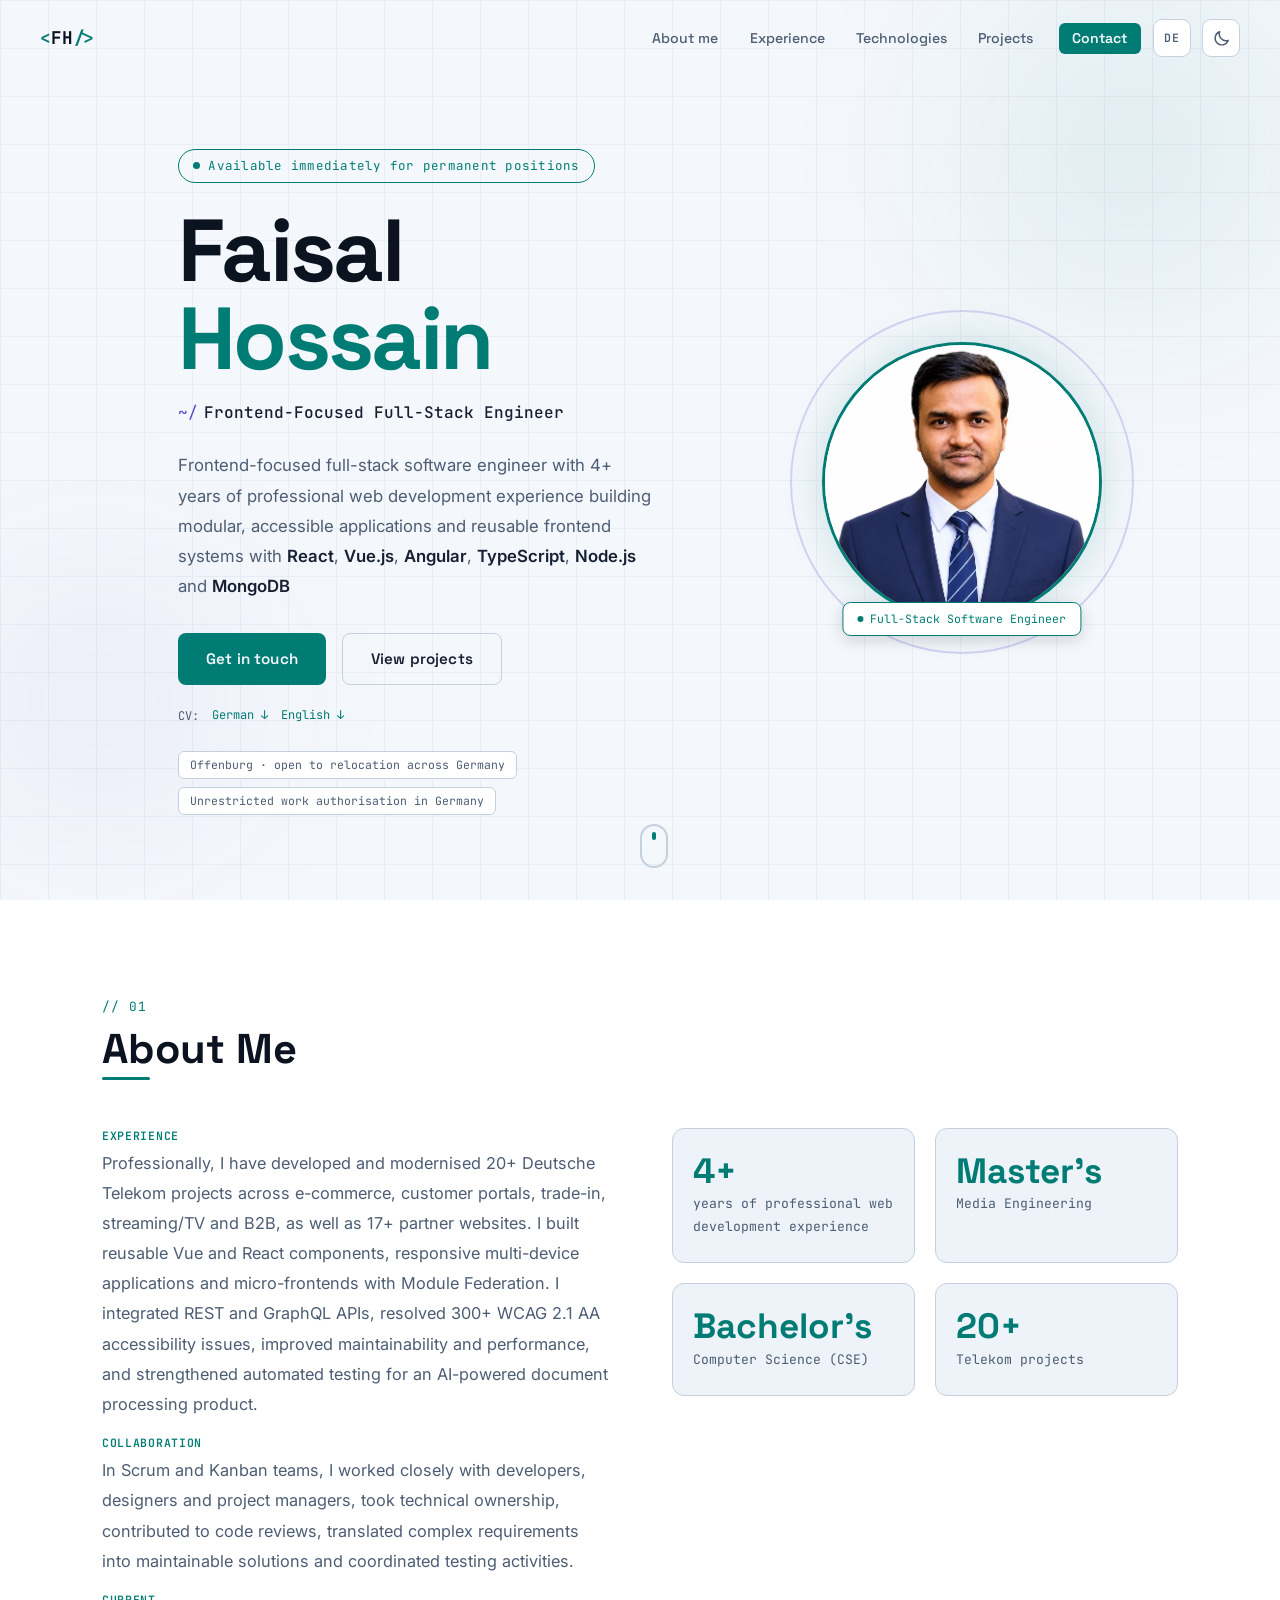
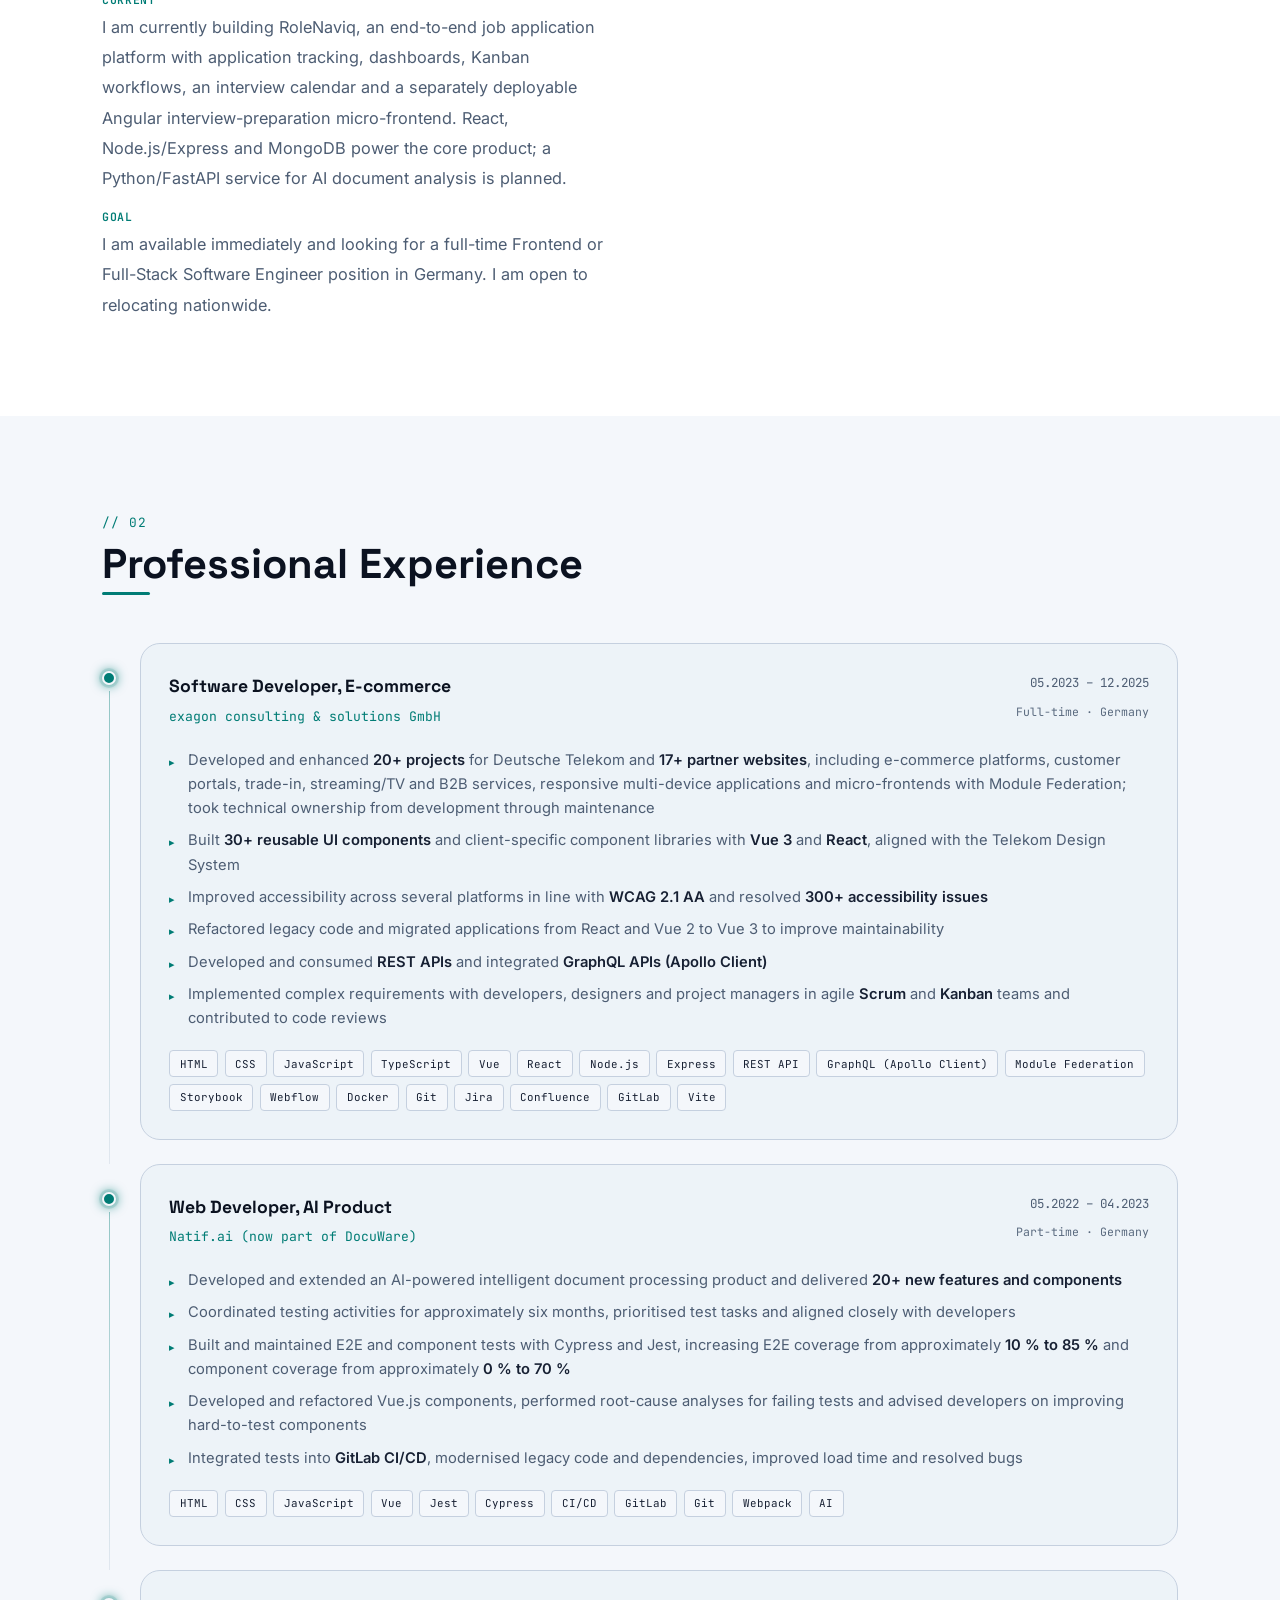
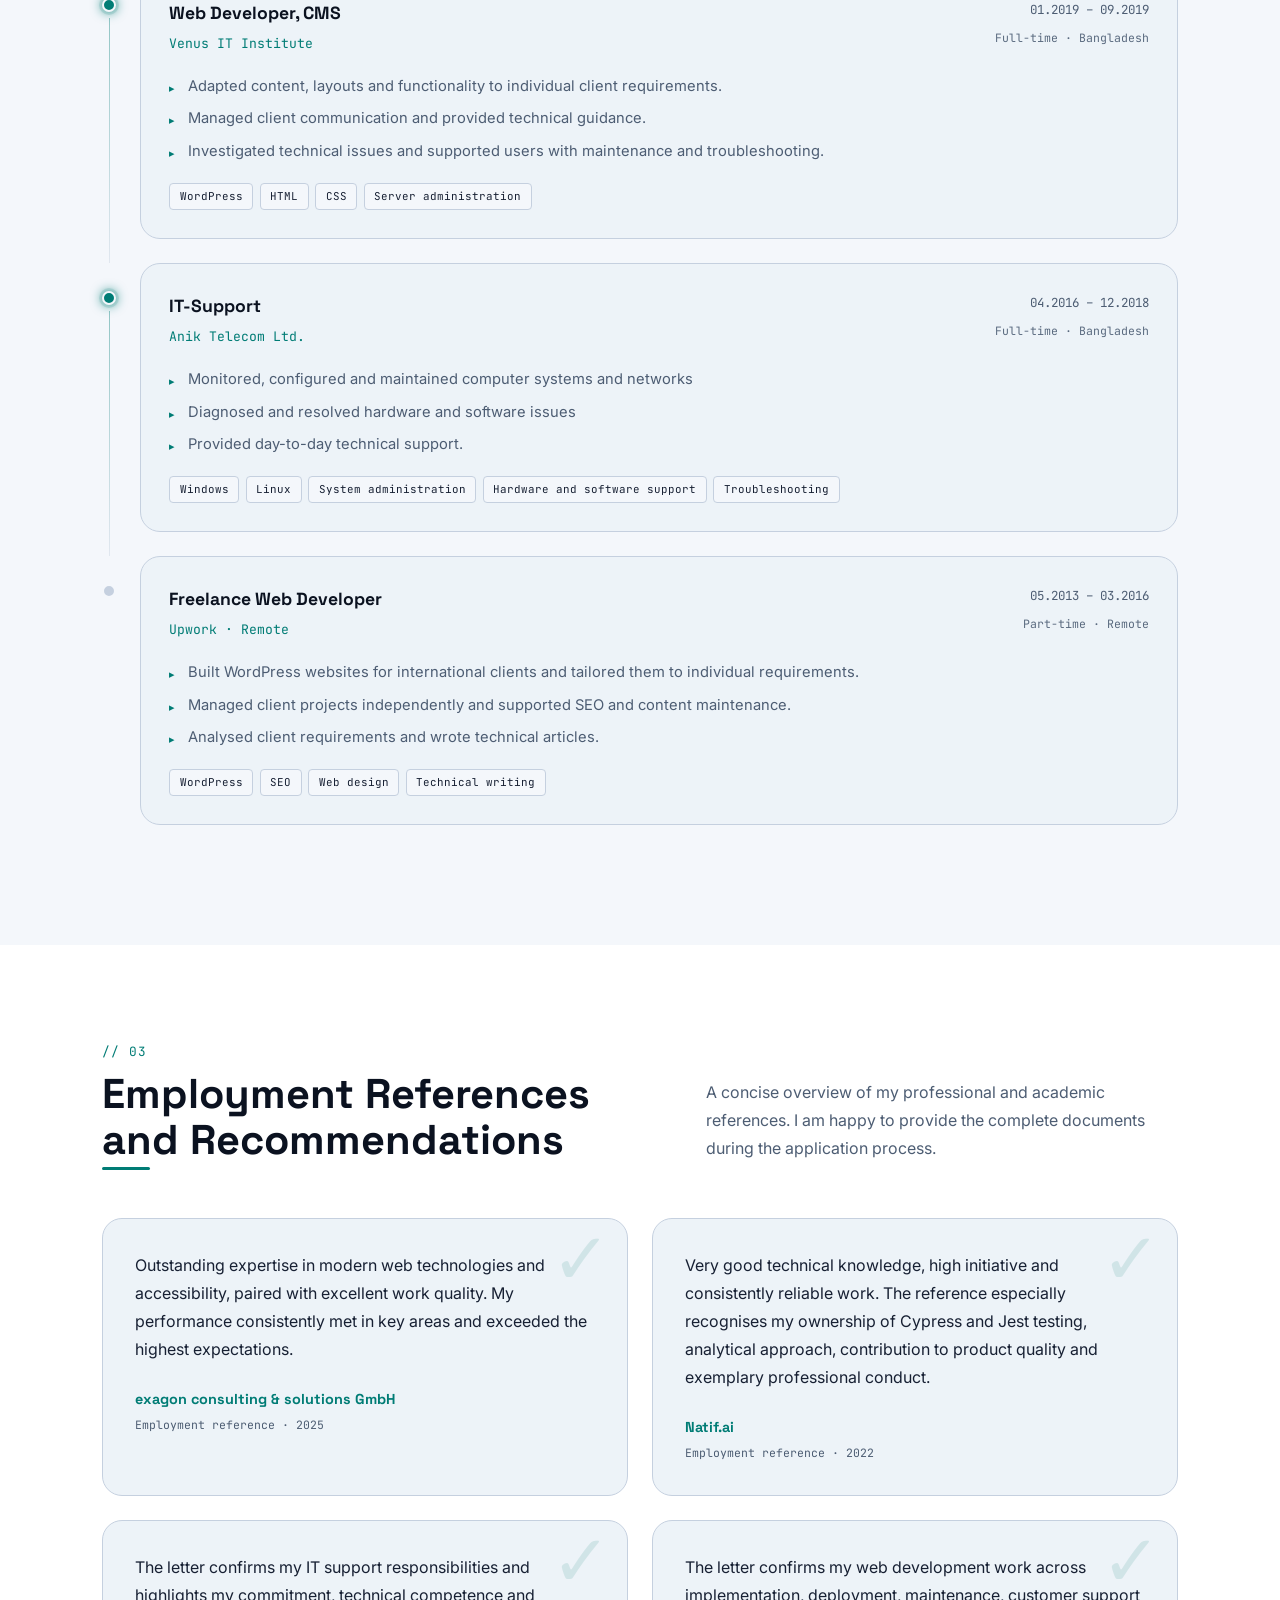
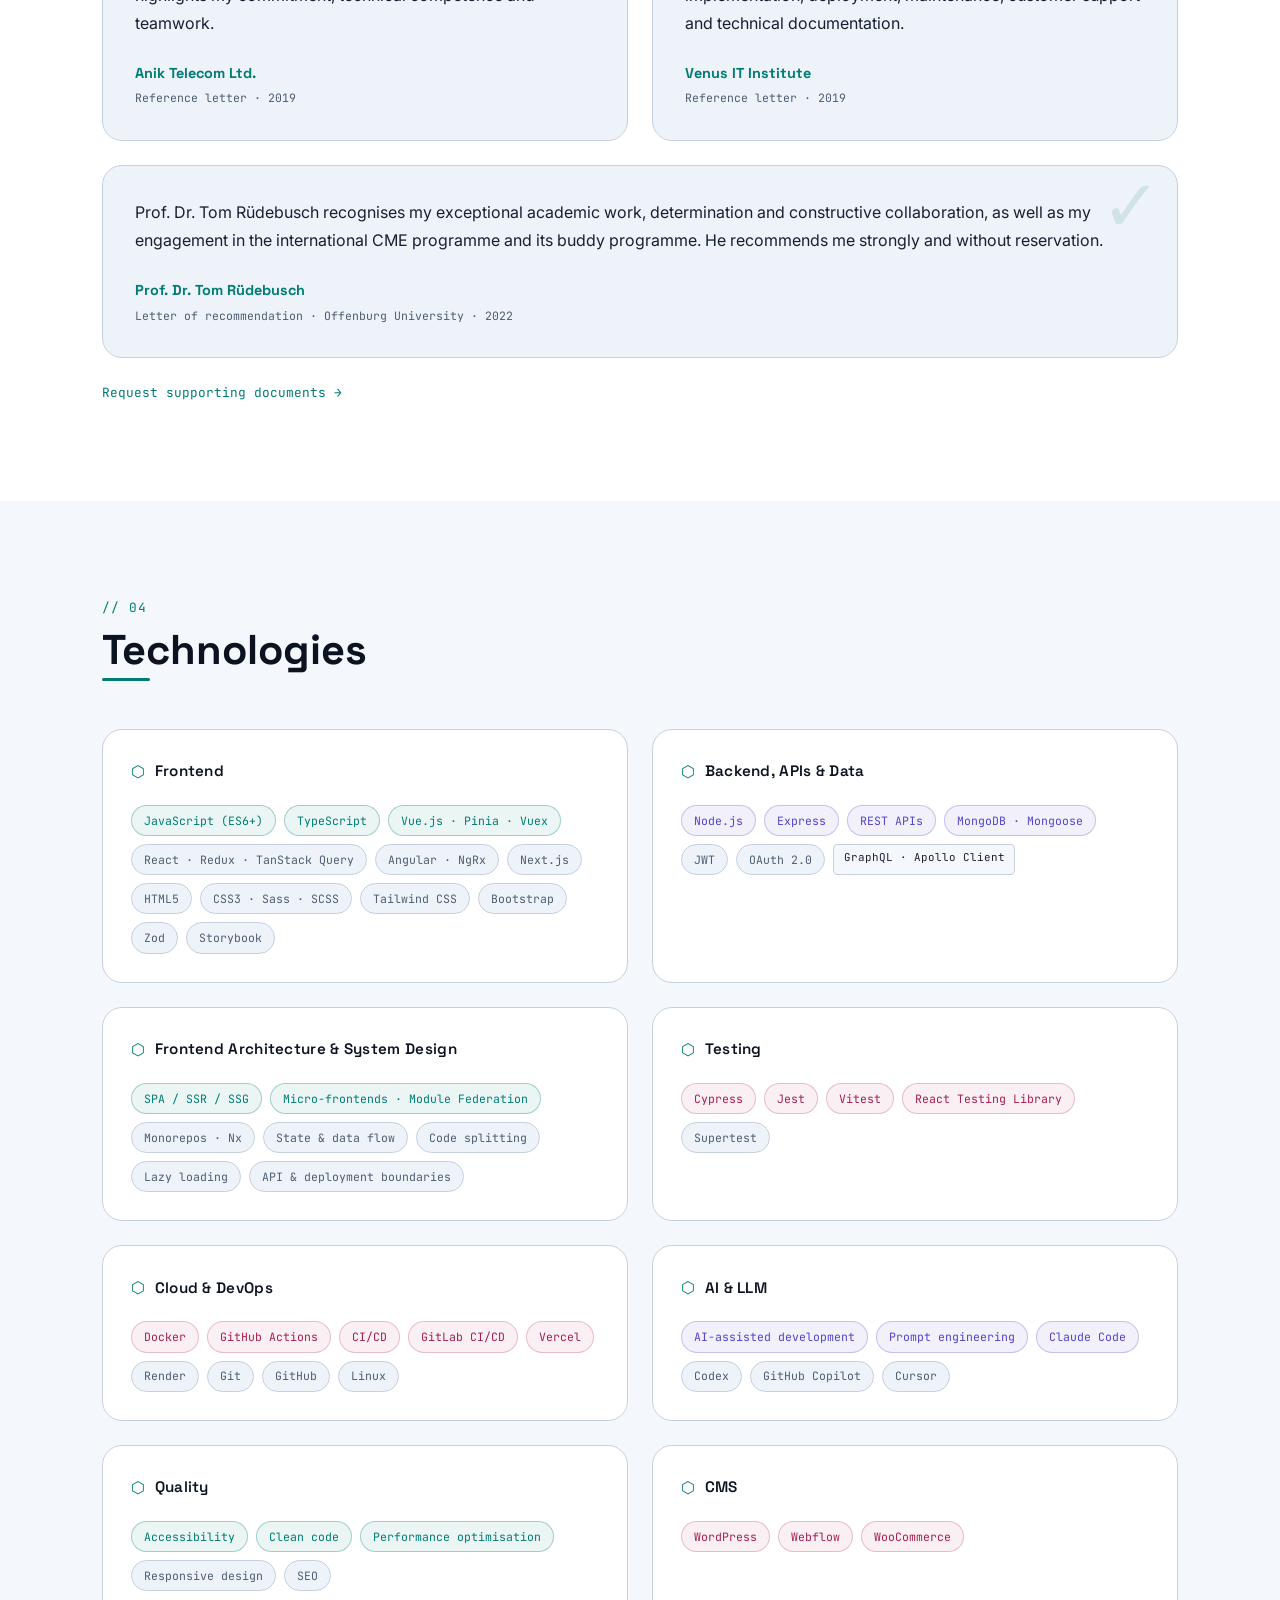
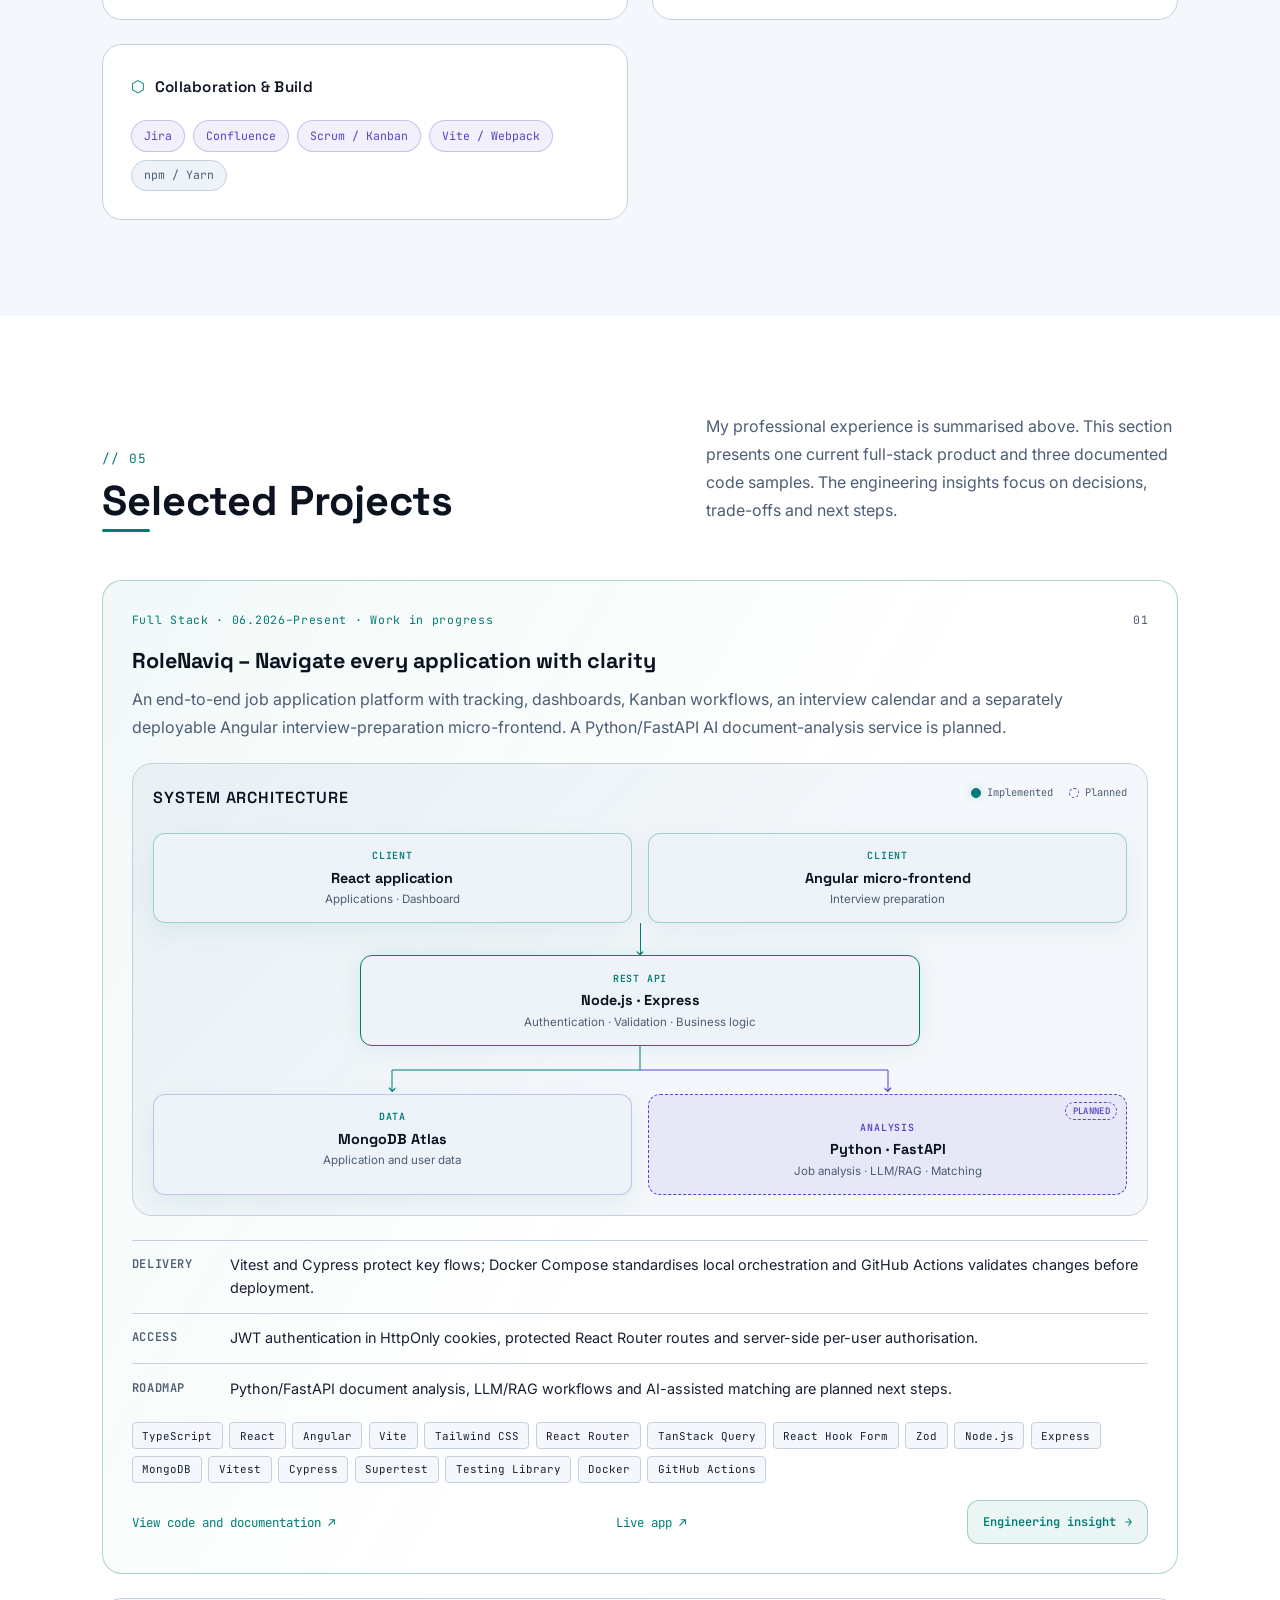
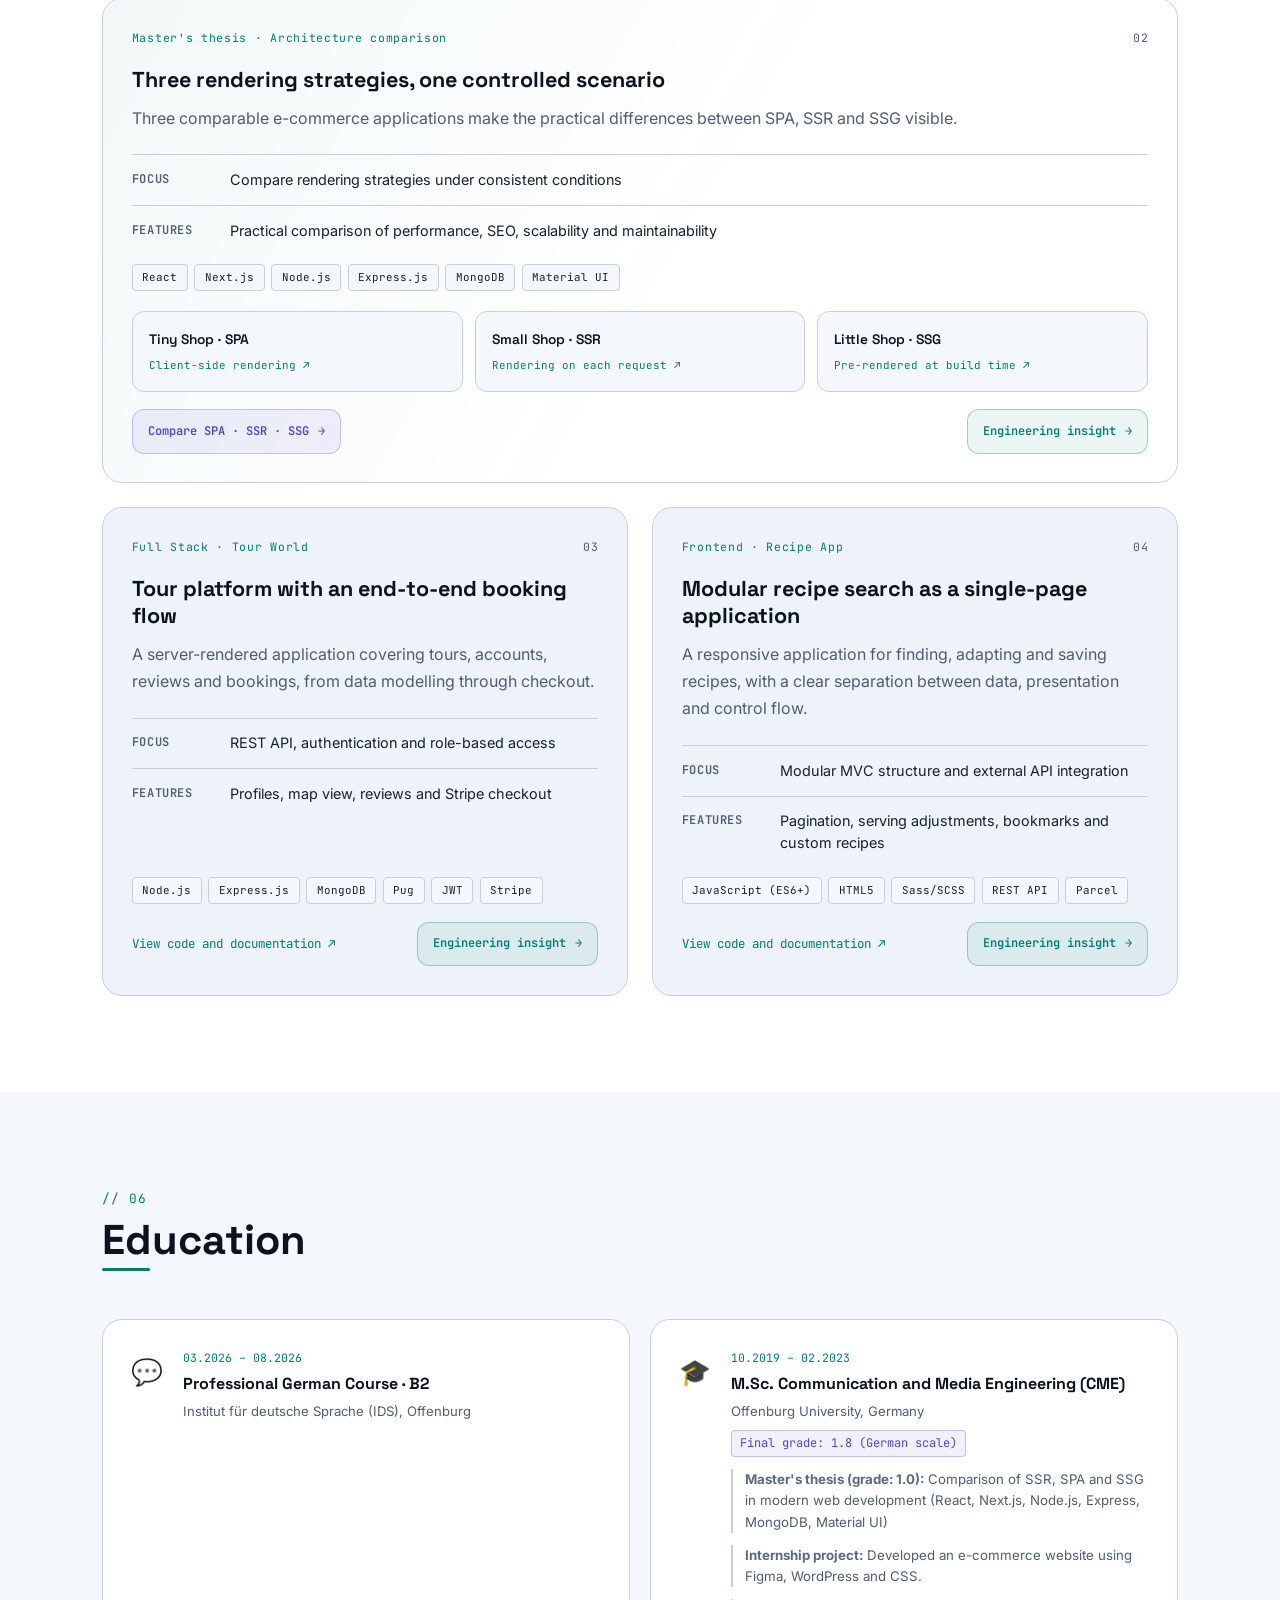
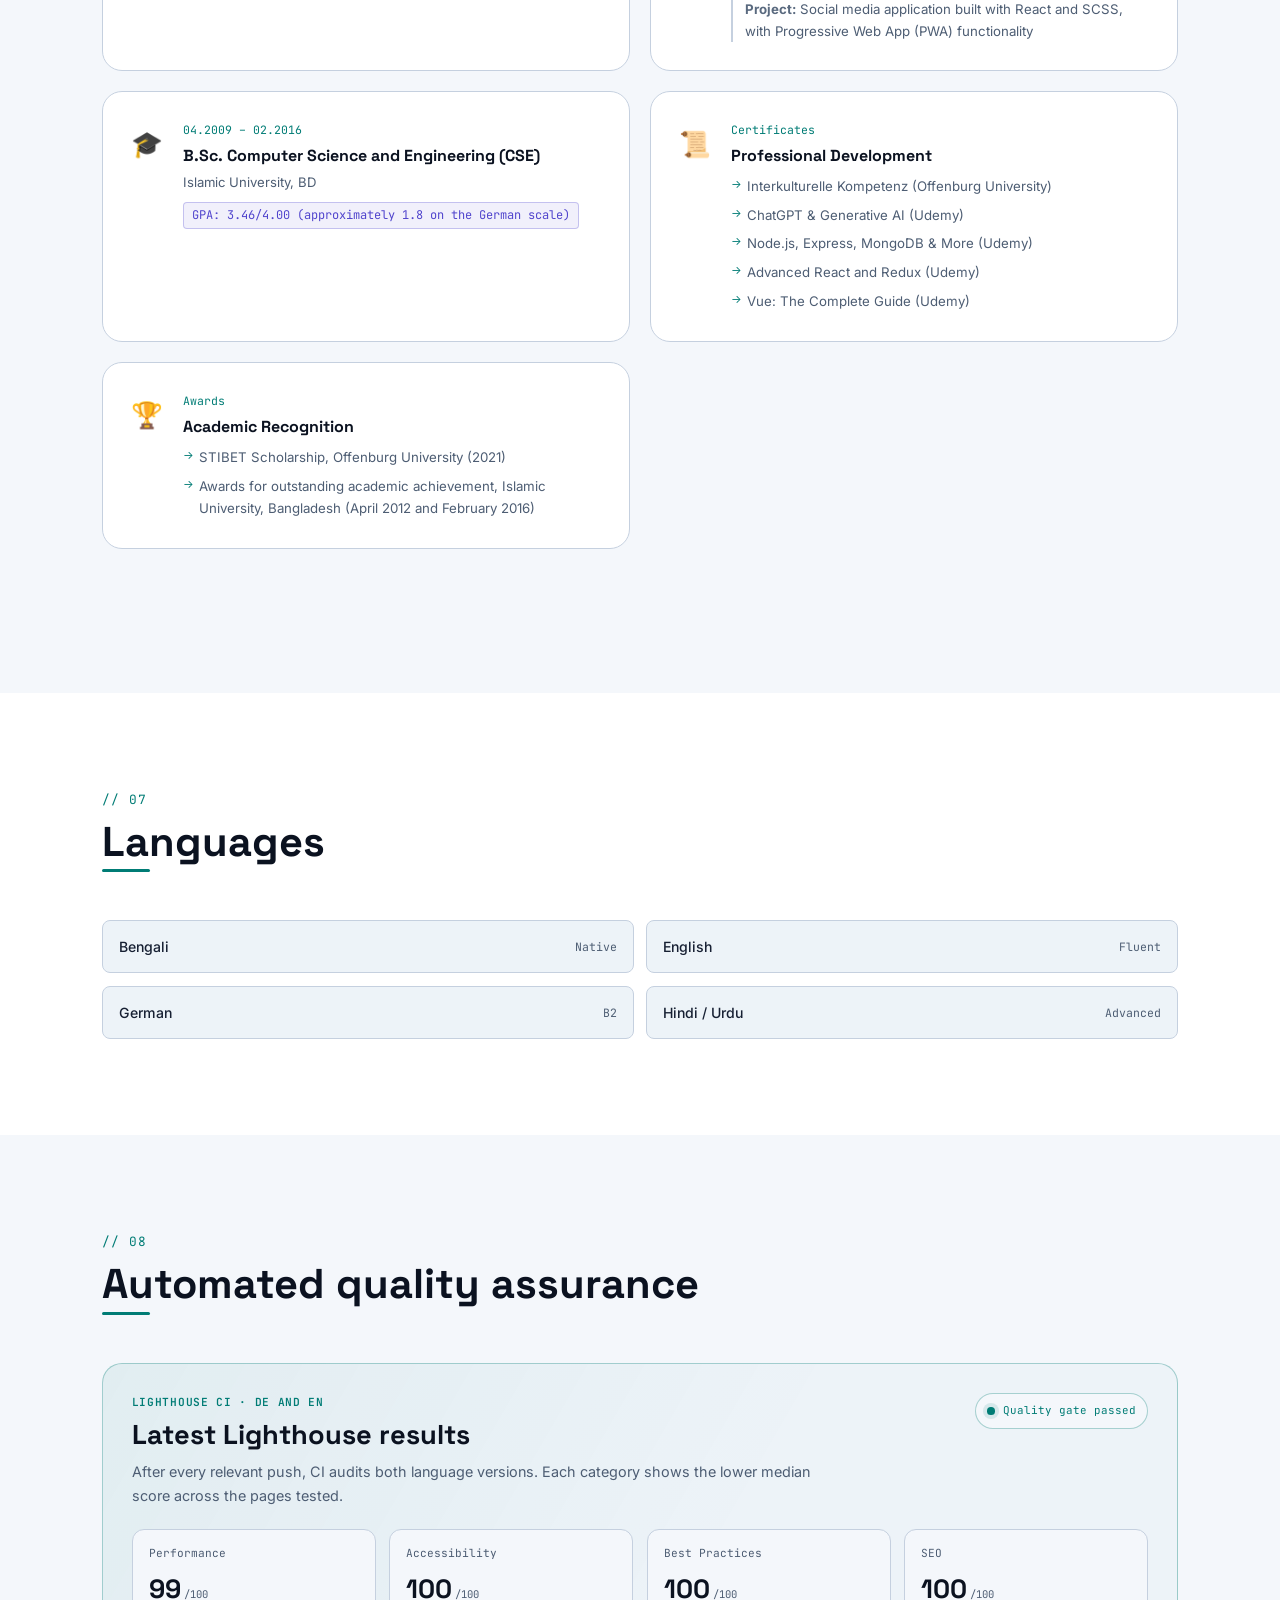
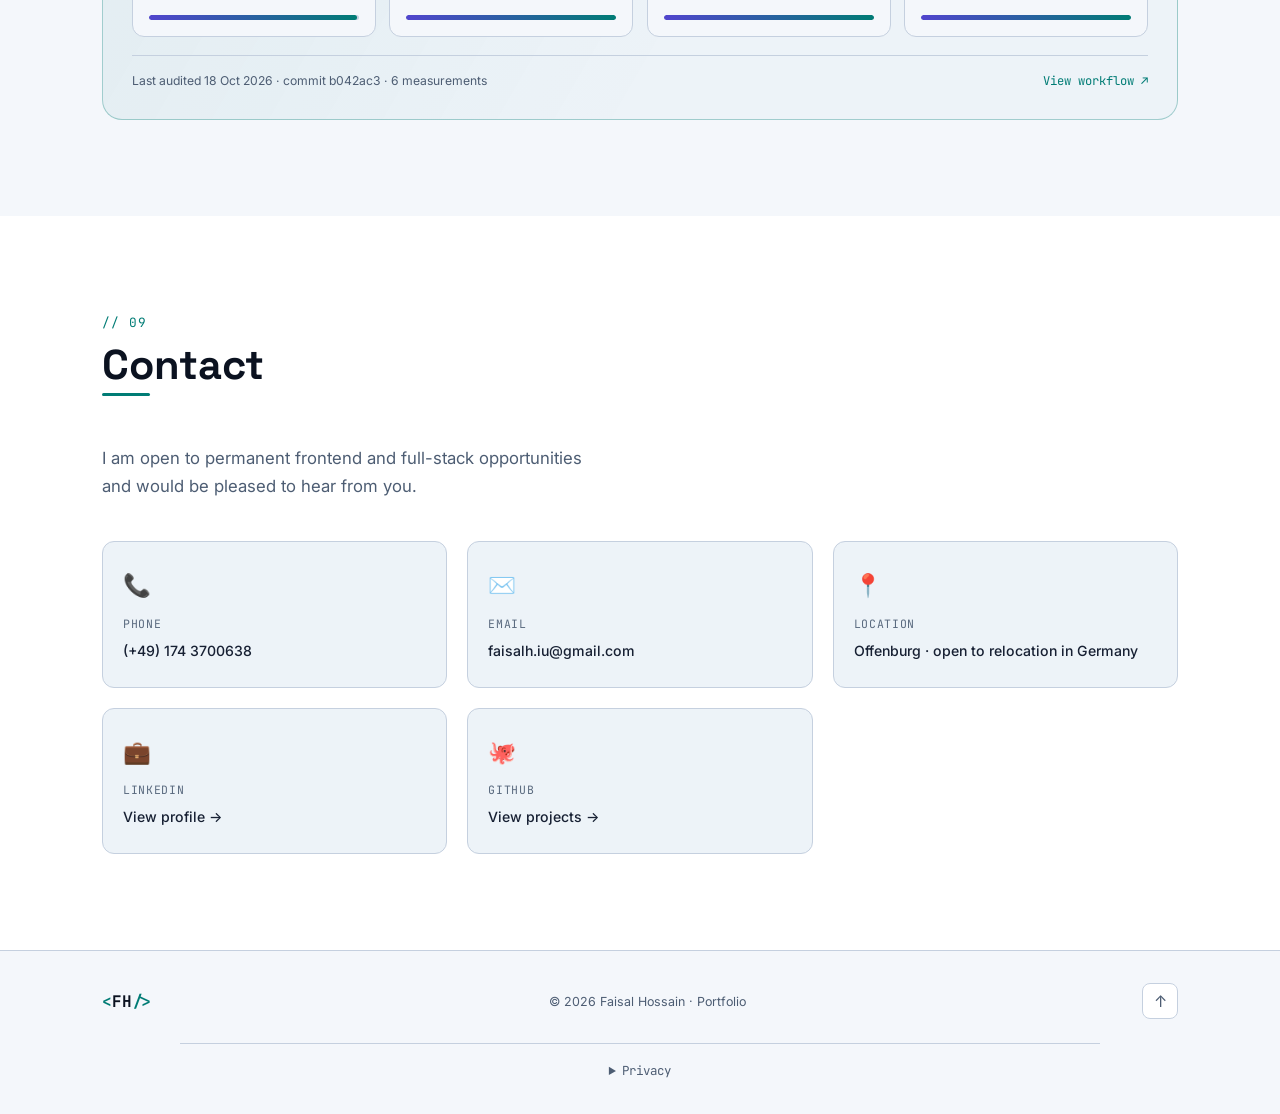
<file: en/index.html>
<!doctype html>
<html lang="en" data-theme="dark">
  <head>
    <meta charset="UTF-8" />
    <meta name="viewport" content="width=device-width, initial-scale=1.0" />
    <title>Faisal Hossain | Frontend-Focused Full-Stack Engineer</title>
    <meta
      name="description"
      content="Portfolio of Faisal Hossain, a frontend-focused full-stack software engineer with 4+ years of professional experience in accessible web applications, frontend architecture, React, Vue.js, Angular, TypeScript and Node.js."
    />
    <meta name="author" content="Faisal Hossain" />
    <meta name="robots" content="index, follow" />
    <meta name="color-scheme" content="dark light" />
    <meta name="theme-color" id="themeColor" content="#080d1a" />
    <link rel="canonical" href="https://fhjoy.github.io/portfolio/en/" />
    <link
      rel="alternate"
      hreflang="de"
      href="https://fhjoy.github.io/portfolio/"
    />
    <link
      rel="alternate"
      hreflang="en"
      href="https://fhjoy.github.io/portfolio/en/"
    />
    <link
      rel="alternate"
      hreflang="x-default"
      href="https://fhjoy.github.io/portfolio/"
    />
    <meta property="og:locale" content="en_GB" />
    <meta property="og:locale:alternate" content="de_DE" />
    <meta property="og:type" content="website" />
    <meta
      property="og:title"
      content="Faisal Hossain | Frontend-Focused Full-Stack Engineer"
    />
    <meta
      property="og:description"
      content="Accessible, maintainable frontend systems and full-stack applications with React, Vue.js, Angular, TypeScript, Node.js and modern frontend architecture."
    />
    <meta property="og:url" content="https://fhjoy.github.io/portfolio/en/" />
    <meta
      property="og:image"
      content="https://fhjoy.github.io/portfolio/docs/images/faisal_hossain.avif"
    />
    <meta property="og:image:alt" content="Portrait of Faisal Hossain" />
    <meta name="twitter:card" content="summary_large_image" />
    <link
      rel="icon"
      href="data:image/svg+xml,%3Csvg%20xmlns='http://www.w3.org/2000/svg'%20viewBox='0%200%2064%2064'%3E%3Crect%20width='64'%20height='64'%20rx='12'%20fill='%23080d1a'/%3E%3Ctext%20x='32'%20y='41'%20text-anchor='middle'%20font-family='monospace'%20font-size='25'%20font-weight='700'%20fill='%2300d4c8'%3EFH%3C/text%3E%3C/svg%3E"
    />
    <link
      rel="preload"
      as="image"
      href="../docs/images/faisal_hossain.avif"
      fetchpriority="high"
    />
    <script>
      (() => {
        const storageKey = "portfolio-language";
        let preferredLanguage = "en";

        try {
          const savedLanguage = localStorage.getItem(storageKey);
          const requestedLanguage = new URLSearchParams(
            window.location.search,
          ).get("lang");
          const browserLanguage = (
            navigator.languages?.[0] ||
            navigator.language ||
            "en"
          ).toLowerCase();

          preferredLanguage =
            requestedLanguage === "de" || requestedLanguage === "en"
              ? requestedLanguage
              : savedLanguage === "de" || savedLanguage === "en"
                ? savedLanguage
                : browserLanguage.startsWith("de")
                  ? "de"
                  : "en";
        } catch {
          preferredLanguage = (navigator.language || "en")
            .toLowerCase()
            .startsWith("de")
            ? "de"
            : "en";
        }

        if (preferredLanguage === "de") {
          const germanPage = new URL("../index.html", window.location.href);
          germanPage.search = window.location.search;
          germanPage.hash = window.location.hash;
          window.location.replace(germanPage.href);
        }
      })();
    </script>
    <script>
      (() => {
        const storageKey = "portfolio-theme";
        let theme = "dark";

        try {
          const savedTheme = localStorage.getItem(storageKey);
          if (savedTheme === "light" || savedTheme === "dark") {
            theme = savedTheme;
          } else if (
            window.matchMedia("(prefers-color-scheme: light)").matches
          ) {
            theme = "light";
          }
        } catch {
          theme = window.matchMedia("(prefers-color-scheme: light)").matches
            ? "light"
            : "dark";
        }

        document.documentElement.dataset.theme = theme;
        document.documentElement.style.colorScheme = theme;
      })();
    </script>
    <link rel="stylesheet" href="../style.css?v=19" />
    <link rel="preconnect" href="https://fonts.googleapis.com" />
    <link rel="preconnect" href="https://fonts.gstatic.com" crossorigin />
    <link
      href="https://fonts.googleapis.com/css2?family=Space+Grotesk:wght@300;400;500;600;700&amp;family=Inter:wght@300;400;500;600&amp;family=JetBrains+Mono:wght@400;500&amp;display=swap"
      rel="stylesheet"
    />
    <script type="application/ld+json">
      {
        "@context": "https://schema.org",
        "@type": "Person",
        "name": "Faisal Hossain",
        "url": "https://fhjoy.github.io/portfolio/en/",
        "image": "https://fhjoy.github.io/portfolio/docs/images/faisal_hossain.avif",
        "jobTitle": "Frontend-Focused Full-Stack Software Engineer",
        "address": {
          "@type": "PostalAddress",
          "addressLocality": "Offenburg",
          "addressCountry": "DE"
        },
        "alumniOf": {
          "@type": "CollegeOrUniversity",
          "name": "Hochschule Offenburg"
        },
        "sameAs": [
          "https://www.linkedin.com/in/faisal-hossain-de/",
          "https://github.com/fhjoy"
        ],
        "knowsAbout": [
          "TypeScript",
          "JavaScript",
          "Vue.js",
          "React",
          "Angular",
          "Frontend Architecture",
          "Micro-Frontends",
          "Module Federation",
          "Monorepos",
          "Design Systems",
          "React Router",
          "Node.js",
          "Express",
          "REST APIs",
          "GraphQL",
          "MongoDB",
          "Web Accessibility",
          "WCAG",
          "Test Automation",
          "Vitest",
          "Cypress",
          "Docker",
          "GitHub Actions",
          "Vercel",
          "Render",
          "AI-assisted software development",
          "Prompt Engineering",
          "Retrieval-Augmented Generation"
        ]
      }
    </script>
  </head>
  <body>
    <a class="skip-link" href="#main-content">Skip to main content</a>

    <!-- NAV -->
    <header class="site-header">
      <nav class="nav" id="nav" aria-label="Main navigation">
        <a class="nav__logo" href="#home" aria-label="Home">
          <span class="nav__logo-bracket">&lt;</span>FH<span
            class="nav__logo-bracket"
            >/&gt;</span
          >
        </a>
        <ul class="nav__links" id="navLinks">
          <li><a href="#about" class="nav__link">About me</a></li>
          <li><a href="#experience" class="nav__link">Experience</a></li>
          <li><a href="#technologies" class="nav__link">Technologies</a></li>
          <li><a href="#projects" class="nav__link">Projects</a></li>
          <li>
            <a href="#contact" class="nav__link nav__link--cta">Contact</a>
          </li>
        </ul>
        <div class="nav__actions">
          <a
            class="language-switch"
            href="../index.html"
            data-language-switch="de"
            hreflang="de"
            lang="de"
            aria-label="Switch to German"
            title="Switch to German"
            >DE</a
          >
          <button
            class="theme-toggle"
            id="themeToggle"
            type="button"
            aria-label="Use light colour scheme"
            title="Use light colour scheme"
          >
            <svg
              class="theme-toggle__icon theme-toggle__icon--sun"
              aria-hidden="true"
              viewBox="0 0 24 24"
              width="19"
              height="19"
              fill="none"
              stroke="currentColor"
              stroke-width="1.8"
              stroke-linecap="round"
            >
              <circle cx="12" cy="12" r="4"></circle>
              <path
                d="M12 2v2M12 20v2M4.93 4.93l1.42 1.42M17.65 17.65l1.42 1.42M2 12h2M20 12h2M4.93 19.07l1.42-1.42M17.65 6.35l1.42-1.42"
              ></path>
            </svg>
            <svg
              class="theme-toggle__icon theme-toggle__icon--moon"
              aria-hidden="true"
              viewBox="0 0 24 24"
              width="19"
              height="19"
              fill="none"
              stroke="currentColor"
              stroke-width="1.8"
              stroke-linecap="round"
              stroke-linejoin="round"
            >
              <path
                d="M20.5 14.3A8.5 8.5 0 0 1 9.7 3.5 8.5 8.5 0 1 0 20.5 14.3Z"
              ></path>
            </svg>
          </button>
          <button
            class="nav__hamburger"
            id="hamburger"
            type="button"
            aria-label="Open menu"
            aria-controls="navLinks"
            aria-expanded="false"
          >
            <span aria-hidden="true"></span><span aria-hidden="true"></span
            ><span aria-hidden="true"></span>
          </button>
        </div>
      </nav>
    </header>

    <main id="main-content">
      <!-- HERO -->
      <section class="hero" id="home">
        <div class="hero__bg-grid"></div>
        <div class="hero__glow hero__glow--1"></div>
        <div class="hero__glow hero__glow--2"></div>

        <div class="hero__content">
          <p class="hero__eyebrow">
            <span class="hero__dot" aria-hidden="true"></span> Available
            immediately for permanent positions
          </p>
          <h1 class="hero__name">
            Faisal<br /><span class="hero__name--accent">Hossain</span>
          </h1>
          <div class="hero__title-wrap">
            <span class="hero__title-label" aria-hidden="true">~/</span>
            <span class="hero__typed"
              >Frontend-Focused Full-Stack Engineer</span
            >
          </div>
          <p class="hero__desc">
            Frontend-focused full-stack software engineer with 4+ years of
            professional web development experience building modular, accessible
            applications and reusable frontend systems with
            <strong>React</strong>, <strong>Vue.js</strong>,
            <strong>Angular</strong>, <strong>TypeScript</strong>,
            <strong>Node.js</strong> and
            <strong>MongoDB</strong>
          </p>
          <div class="hero__actions">
            <a href="#contact" class="btn btn--primary">Get in touch</a>
            <a href="#projects" class="btn btn--ghost">View projects</a>
          </div>

          <div class="hero__downloads" role="group" aria-label="Download CV">
            <span>CV:</span>
            <a
              href="../docs/documents/Lebenslauf_Faisal_Hossain_DE.pdf"
              download
              aria-label="Download German CV as PDF"
              >German ↓</a
            >
            <a
              href="../docs/documents/Faisal_Hossain_CV_EN.pdf"
              download
              aria-label="Download English CV as PDF"
              >English ↓</a
            >
          </div>
          <div class="hero__badges">
            <span class="badge"
              >Offenburg · open to relocation across Germany</span
            >
            <span class="badge"
              >Unrestricted work authorisation in Germany</span
            >
          </div>
        </div>

        <div class="hero__photo-wrap">
          <div class="hero__photo-ring" aria-hidden="true"></div>
          <img
            src="../docs/images/faisal_hossain.avif"
            alt="Portrait of Faisal Hossain"
            class="hero__photo"
            width="1386"
            height="1135"
            decoding="async"
            fetchpriority="high"
          />
          <div class="hero__photo-tag">
            <span class="hero__photo-tag-dot" aria-hidden="true"></span>
            Full-Stack Software Engineer
          </div>
        </div>

        <a href="#about" class="hero__scroll" aria-label="Scroll down">
          <div class="hero__scroll-icon"></div>
        </a>
      </section>

      <!-- ABOUT -->
      <section class="section about" id="about" aria-labelledby="about-title">
        <div class="container">
          <div class="section__header">
            <span class="section__tag">// 01</span>
            <h2 class="section__title" id="about-title">About Me</h2>
          </div>
          <div class="about__grid">
            <div class="about__text">
              <p>
                <span class="about__label">Experience</span>
                Professionally, I have developed and modernised 20+ Deutsche
                Telekom projects across e-commerce, customer portals, trade-in,
                streaming/TV and B2B, as well as 17+ partner websites. I built
                reusable Vue and React components, responsive multi-device
                applications and micro-frontends with Module Federation. I
                integrated REST and GraphQL APIs, resolved 300+ WCAG 2.1 AA
                accessibility issues, improved maintainability and performance,
                and strengthened automated testing for an AI-powered document
                processing product.
              </p>
              <p>
                <span class="about__label">Collaboration</span>
                In Scrum and Kanban teams, I worked closely with developers,
                designers and project managers, took technical ownership,
                contributed to code reviews, translated complex requirements
                into maintainable solutions and coordinated testing activities.
              </p>
              <p>
                <span class="about__label">Current</span>
                I am currently building RoleNaviq, an end-to-end job application
                platform with application tracking, dashboards, Kanban
                workflows, an interview calendar and a separately deployable
                Angular interview-preparation micro-frontend. React,
                Node.js/Express and MongoDB power the core product; a
                Python/FastAPI service for AI document analysis is planned.
              </p>
              <p>
                <span class="about__label">Goal</span>
                I am available immediately and looking for a full-time Frontend
                or Full-Stack Software Engineer position in Germany. I am open
                to relocating nationwide.
              </p>
            </div>
            <div class="about__stats">
              <div class="stat-card">
                <span class="stat-card__num">4+</span>
                <span class="stat-card__label"
                  >years of professional web development experience</span
                >
              </div>
              <div class="stat-card">
                <span class="stat-card__num">Master's</span>
                <span class="stat-card__label">Media Engineering</span>
              </div>
              <div class="stat-card">
                <span class="stat-card__num">Bachelor's</span>
                <span class="stat-card__label">Computer Science (CSE)</span>
              </div>
              <div class="stat-card">
                <span class="stat-card__num">20+</span>
                <span class="stat-card__label">Telekom projects</span>
              </div>
            </div>
          </div>
        </div>
      </section>

      <!-- EXPERIENCE -->
      <section
        class="section experience"
        id="experience"
        aria-labelledby="experience-title"
      >
        <div class="container">
          <div class="section__header">
            <span class="section__tag">// 02</span>
            <h2 class="section__title" id="experience-title">
              Professional Experience
            </h2>
          </div>
          <div class="timeline">
            <div class="timeline__item" data-reveal>
              <div class="timeline__marker">
                <div class="timeline__dot"></div>
                <div class="timeline__line"></div>
              </div>
              <div class="timeline__card">
                <div class="timeline__card-header">
                  <div>
                    <h3 class="timeline__role">
                      Software Developer, E-commerce
                    </h3>
                    <span class="timeline__company"
                      >exagon consulting &amp; solutions GmbH</span
                    >
                  </div>
                  <div class="timeline__meta">
                    <span class="timeline__period">05.2023 – 12.2025</span>
                    <span class="timeline__type">Full-time · Germany</span>
                  </div>
                </div>
                <ul class="timeline__list">
                  <li>
                    Developed and enhanced <strong>20+ projects</strong> for
                    Deutsche Telekom and <strong>17+ partner websites</strong>,
                    including e-commerce platforms, customer portals, trade-in,
                    streaming/TV and B2B services, responsive multi-device
                    applications and micro-frontends with Module Federation;
                    took technical ownership from development through
                    maintenance
                  </li>
                  <li>
                    Built <strong>30+ reusable UI components</strong> and
                    client-specific component libraries with
                    <strong>Vue 3</strong> and <strong>React</strong>, aligned
                    with the Telekom Design System
                  </li>
                  <li>
                    Improved accessibility across several platforms in line with
                    <strong>WCAG 2.1 AA</strong> and resolved
                    <strong>300+ accessibility issues</strong>
                  </li>
                  <li>
                    Refactored legacy code and migrated applications from React
                    and Vue 2 to Vue 3 to improve maintainability
                  </li>
                  <li>
                    Developed and consumed <strong>REST APIs</strong> and
                    integrated <strong>GraphQL APIs (Apollo Client)</strong>
                  </li>
                  <li>
                    Implemented complex requirements with developers, designers
                    and project managers in agile <strong>Scrum</strong> and
                    <strong>Kanban</strong> teams and contributed to code
                    reviews
                  </li>
                </ul>
                <div class="timeline__tags">
                  <span class="tag">HTML</span><span class="tag">CSS</span>
                  <span class="tag">JavaScript</span
                  ><span class="tag">TypeScript</span
                  ><span class="tag">Vue</span><span class="tag">React</span>
                  <span class="tag">Node.js</span>
                  <span class="tag">Express</span>
                  <span class="tag">REST API</span>
                  <span class="tag">GraphQL (Apollo Client)</span>
                  <span class="tag">Module Federation</span>
                  <span class="tag">Storybook</span>
                  <span class="tag">Webflow</span>
                  <span class="tag">Docker</span>
                  <span class="tag">Git</span>
                  <span class="tag">Jira</span>
                  <span class="tag">Confluence</span>
                  <span class="tag">GitLab</span>
                  <span class="tag">Vite</span>
                </div>
              </div>
            </div>

            <div class="timeline__item" data-reveal>
              <div class="timeline__marker">
                <div class="timeline__dot"></div>
                <div class="timeline__line"></div>
              </div>
              <div class="timeline__card">
                <div class="timeline__card-header">
                  <div>
                    <h3 class="timeline__role">Web Developer, AI Product</h3>
                    <span class="timeline__company"
                      >Natif.ai (now part of DocuWare)</span
                    >
                  </div>
                  <div class="timeline__meta">
                    <span class="timeline__period">05.2022 – 04.2023</span>
                    <span class="timeline__type">Part-time · Germany</span>
                  </div>
                </div>
                <ul class="timeline__list">
                  <li>
                    Developed and extended an AI-powered intelligent document
                    processing product and delivered
                    <strong>20+ new features and components</strong>
                  </li>
                  <li>
                    Coordinated testing activities for approximately six months,
                    prioritised test tasks and aligned closely with developers
                  </li>
                  <li>
                    Built and maintained E2E and component tests with Cypress
                    and Jest, increasing E2E coverage from approximately
                    <strong>10 % to 85 %</strong> and component coverage from
                    approximately <strong>0 % to 70 %</strong>
                  </li>
                  <li>
                    Developed and refactored Vue.js components, performed
                    root-cause analyses for failing tests and advised developers
                    on improving hard-to-test components
                  </li>
                  <li>
                    Integrated tests into <strong>GitLab CI/CD</strong>,
                    modernised legacy code and dependencies, improved load time
                    and resolved bugs
                  </li>
                </ul>
                <div class="timeline__tags">
                  <span class="tag">HTML</span><span class="tag">CSS</span>
                  <span class="tag">JavaScript</span
                  ><span class="tag">Vue</span> <span class="tag">Jest</span
                  ><span class="tag">Cypress</span>
                  <span class="tag">CI/CD</span><span class="tag">GitLab</span>
                  <span class="tag">Git</span>
                  <span class="tag">Webpack</span>
                  <span class="tag">AI</span>
                </div>
              </div>
            </div>

            <div class="timeline__item" data-reveal>
              <div class="timeline__marker">
                <div class="timeline__dot"></div>
                <div class="timeline__line"></div>
              </div>
              <div class="timeline__card">
                <div class="timeline__card-header">
                  <div>
                    <h3 class="timeline__role">Web Developer, CMS</h3>
                    <span class="timeline__company">Venus IT Institute</span>
                  </div>
                  <div class="timeline__meta">
                    <span class="timeline__period">01.2019 – 09.2019</span>
                    <span class="timeline__type">Full-time · Bangladesh</span>
                  </div>
                </div>
                <ul class="timeline__list">
                  <li>
                    Adapted content, layouts and functionality to individual
                    client requirements.
                  </li>
                  <li>
                    Managed client communication and provided technical
                    guidance.
                  </li>
                  <li>
                    Investigated technical issues and supported users with
                    maintenance and troubleshooting.
                  </li>
                </ul>
                <div class="timeline__tags">
                  <span class="tag">WordPress</span><span class="tag">HTML</span
                  ><span class="tag">CSS</span
                  ><span class="tag">Server administration</span>
                </div>
              </div>
            </div>

            <div class="timeline__item" data-reveal>
              <div class="timeline__marker">
                <div class="timeline__dot"></div>
                <div class="timeline__line"></div>
              </div>
              <div class="timeline__card">
                <div class="timeline__card-header">
                  <div>
                    <h3 class="timeline__role">IT-Support</h3>
                    <span class="timeline__company">Anik Telecom Ltd.</span>
                  </div>
                  <div class="timeline__meta">
                    <span class="timeline__period">04.2016 – 12.2018</span>
                    <span class="timeline__type">Full-time · Bangladesh</span>
                  </div>
                </div>
                <ul class="timeline__list">
                  <li>
                    Monitored, configured and maintained computer systems and
                    networks
                  </li>
                  <li>Diagnosed and resolved hardware and software issues</li>
                  <li>Provided day-to-day technical support.</li>
                </ul>
                <div class="timeline__tags">
                  <span class="tag">Windows</span>
                  <span class="tag">Linux</span>
                  <span class="tag">System administration</span>
                  <span class="tag">Hardware and software support</span>
                  <span class="tag">Troubleshooting</span>
                </div>
              </div>
            </div>

            <div class="timeline__item" data-reveal>
              <div class="timeline__marker">
                <div class="timeline__dot timeline__dot--dim"></div>
              </div>
              <div class="timeline__card">
                <div class="timeline__card-header">
                  <div>
                    <h3 class="timeline__role">Freelance Web Developer</h3>
                    <span class="timeline__company">Upwork · Remote</span>
                  </div>
                  <div class="timeline__meta">
                    <span class="timeline__period">05.2013 – 03.2016</span>
                    <span class="timeline__type">Part-time · Remote</span>
                  </div>
                </div>
                <ul class="timeline__list">
                  <li>
                    Built WordPress websites for international clients and
                    tailored them to individual requirements.
                  </li>
                  <li>
                    Managed client projects independently and supported SEO and
                    content maintenance.
                  </li>
                  <li>
                    Analysed client requirements and wrote technical articles.
                  </li>
                </ul>
                <div class="timeline__tags">
                  <span class="tag">WordPress</span><span class="tag">SEO</span
                  ><span class="tag">Web design</span>
                  <span class="tag">Technical writing</span>
                </div>
              </div>
            </div>
          </div>
        </div>
      </section>

      <!-- REFERENCES -->
      <section
        class="section references"
        id="references"
        aria-labelledby="references-title"
      >
        <div class="container">
          <div class="section__header section__header--with-intro">
            <div>
              <span class="section__tag">// 03</span>
              <h2 class="section__title" id="references-title">
                Employment References and Recommendations
              </h2>
            </div>
            <p class="section__intro">
              A concise overview of my professional and academic references. I
              am happy to provide the complete documents during the application
              process.
            </p>
          </div>

          <div class="references__grid">
            <article class="reference-card" data-reveal>
              <div class="reference-card__mark" aria-hidden="true">✓</div>
              <p class="reference-card__text">
                Outstanding expertise in modern web technologies and
                accessibility, paired with excellent work quality. My
                performance consistently met in key areas and exceeded the
                highest expectations.
              </p>
              <div class="reference-card__source">
                <strong>exagon consulting &amp; solutions GmbH</strong>
                <span>Employment reference · 2025</span>
              </div>
            </article>

            <article class="reference-card" data-reveal>
              <div class="reference-card__mark" aria-hidden="true">✓</div>
              <p class="reference-card__text">
                Very good technical knowledge, high initiative and consistently
                reliable work. The reference especially recognises my ownership
                of Cypress and Jest testing, analytical approach, contribution
                to product quality and exemplary professional conduct.
              </p>
              <div class="reference-card__source">
                <strong>Natif.ai</strong>
                <span>Employment reference · 2022</span>
              </div>
            </article>

            <article class="reference-card" data-reveal>
              <div class="reference-card__mark" aria-hidden="true">✓</div>
              <p class="reference-card__text">
                The letter confirms my IT support responsibilities and
                highlights my commitment, technical competence and teamwork.
              </p>
              <div class="reference-card__source">
                <strong>Anik Telecom Ltd.</strong>
                <span>Reference letter · 2019</span>
              </div>
            </article>

            <article class="reference-card" data-reveal>
              <div class="reference-card__mark" aria-hidden="true">✓</div>
              <p class="reference-card__text">
                The letter confirms my web development work across
                implementation, deployment, maintenance, customer support and
                technical documentation.
              </p>
              <div class="reference-card__source">
                <strong>Venus IT Institute</strong>
                <span>Reference letter · 2019</span>
              </div>
            </article>

            <article
              class="reference-card reference-card--featured"
              data-reveal
            >
              <div class="reference-card__mark" aria-hidden="true">✓</div>
              <p class="reference-card__text">
                Prof. Dr. Tom Rüdebusch recognises my exceptional academic work,
                determination and constructive collaboration, as well as my
                engagement in the international CME programme and its buddy
                programme. He recommends me strongly and without reservation.
              </p>
              <div class="reference-card__source">
                <strong>Prof. Dr. Tom Rüdebusch</strong>
                <span
                  >Letter of recommendation · Offenburg University · 2022</span
                >
              </div>
            </article>
          </div>

          <a
            class="references__cta"
            href="mailto:faisalh.iu@gmail.com?subject=Request%20for%20references%20and%20employment%20documents"
            >Request supporting documents →</a
          >
        </div>
      </section>

      <!-- TECHNOLOGIES -->
      <section
        class="section skills"
        id="technologies"
        aria-labelledby="technologies-title"
      >
        <div class="container">
          <div class="section__header">
            <span class="section__tag">// 04</span>
            <h2 class="section__title" id="technologies-title">Technologies</h2>
          </div>
          <div class="skills__grid">
            <div class="skill-group" data-reveal>
              <div class="skill-group__header">
                <span class="skill-group__icon" aria-hidden="true">⬡</span>
                <h3 class="skill-group__title">Frontend</h3>
              </div>
              <div class="skill-group__chips">
                <span class="chip chip--primary">JavaScript (ES6+)</span>
                <span class="chip chip--primary">TypeScript</span>
                <span class="chip chip--primary"> Vue.js · Pinia · Vuex</span>
                <span class="chip">React · Redux · TanStack Query</span>
                <span class="chip">Angular · NgRx</span>
                <span class="chip">Next.js</span>
                <span class="chip">HTML5</span>
                <span class="chip">CSS3 · Sass · SCSS</span>
                <span class="chip">Tailwind CSS</span>
                <span class="chip">Bootstrap</span>
                <span class="chip">Zod</span>
                <span class="chip">Storybook</span>
              </div>
            </div>

            <div class="skill-group" data-reveal>
              <div class="skill-group__header">
                <span class="skill-group__icon" aria-hidden="true">⬡</span>
                <h3 class="skill-group__title">Backend, APIs &amp; Data</h3>
              </div>
              <div class="skill-group__chips">
                <span class="chip chip--secondary">Node.js</span>
                <span class="chip chip--secondary">Express</span>
                <span class="chip chip--secondary">REST APIs</span>
                <span class="chip chip--secondary">MongoDB · Mongoose</span>
                <span class="chip">JWT</span>
                <span class="chip">OAuth 2.0</span>
                <span class="tag">GraphQL · Apollo Client</span>
              </div>
            </div>
            <div class="skill-group" data-reveal>
              <div class="skill-group__header">
                <span class="skill-group__icon" aria-hidden="true">⬡</span>
                <h3 class="skill-group__title">
                  Frontend Architecture & System Design
                </h3>
              </div>
              <div class="skill-group__chips">
                <span class="chip chip--primary">SPA / SSR / SSG</span>
                <span class="chip chip--primary"
                  >Micro-frontends · Module Federation</span
                >
                <span class="chip">Monorepos · Nx</span>
                <span class="chip">State &amp; data flow</span>
                <span class="chip">Code splitting</span>
                <span class="chip">Lazy loading</span>
                <span class="chip">API &amp; deployment boundaries</span>
              </div>
            </div>

            <div class="skill-group" data-reveal>
              <div class="skill-group__header">
                <span class="skill-group__icon" aria-hidden="true">⬡</span>
                <h3 class="skill-group__title">Testing</h3>
              </div>
              <div class="skill-group__chips">
                <span class="chip chip--tertiary">Cypress</span>
                <span class="chip chip--tertiary">Jest</span>
                <span class="chip chip--tertiary">Vitest</span>
                <span class="chip chip--tertiary">React Testing Library</span>
                <span class="chip">Supertest</span>
              </div>
            </div>

            <div class="skill-group" data-reveal>
              <div class="skill-group__header">
                <span class="skill-group__icon" aria-hidden="true">⬡</span>
                <h3 class="skill-group__title">Cloud &amp; DevOps</h3>
              </div>
              <div class="skill-group__chips">
                <span class="chip chip--tertiary">Docker</span>
                <span class="chip chip--tertiary">GitHub Actions</span>
                <span class="chip chip--tertiary">CI/CD</span>
                <span class="chip chip--tertiary">GitLab CI/CD</span>
                <span class="chip chip--tertiary">Vercel</span>
                <span class="chip">Render</span>
                <span class="chip">Git</span>
                <span class="chip">GitHub</span>
                <span class="chip">Linux</span>
              </div>
            </div>

            <div class="skill-group" data-reveal>
              <div class="skill-group__header">
                <span class="skill-group__icon" aria-hidden="true">⬡</span>
                <h3 class="skill-group__title">AI &amp; LLM</h3>
              </div>
              <div class="skill-group__chips">
                <span class="chip chip--secondary"
                  >AI-assisted development</span
                >
                <span class="chip chip--secondary">Prompt engineering</span>
                <span class="chip chip--secondary">Claude Code</span>
                <span class="chip">Codex</span>
                <span class="chip">GitHub Copilot</span>
                <span class="chip">Cursor</span>
              </div>
            </div>

            <div class="skill-group" data-reveal>
              <div class="skill-group__header">
                <span class="skill-group__icon" aria-hidden="true">⬡</span>
                <h3 class="skill-group__title">Quality</h3>
              </div>
              <div class="skill-group__chips">
                <span class="chip chip--primary">Accessibility</span>
                <span class="chip chip--primary">Clean code</span>
                <span class="chip chip--primary">Performance optimisation</span>
                <span class="chip">Responsive design</span>
                <span class="chip">SEO</span>
              </div>
            </div>

            <div class="skill-group" data-reveal>
              <div class="skill-group__header">
                <span class="skill-group__icon" aria-hidden="true">⬡</span>
                <h3 class="skill-group__title">CMS</h3>
              </div>
              <div class="skill-group__chips">
                <span class="chip chip--tertiary">WordPress</span>
                <span class="chip chip--tertiary">Webflow</span>
                <span class="chip chip--tertiary">WooCommerce</span>
              </div>
            </div>

            <div class="skill-group" data-reveal>
              <div class="skill-group__header">
                <span class="skill-group__icon" aria-hidden="true">⬡</span>
                <h3 class="skill-group__title">Collaboration &amp; Build</h3>
              </div>
              <div class="skill-group__chips">
                <span class="chip chip--secondary">Jira</span>
                <span class="chip chip--secondary">Confluence</span>
                <span class="chip chip--secondary">Scrum / Kanban</span>
                <span class="chip chip--secondary">Vite / Webpack</span>
                <span class="chip">npm / Yarn</span>
              </div>
            </div>
          </div>
        </div>
      </section>
      <!-- PROJECTS -->
      <section
        class="section projects"
        id="projects"
        aria-labelledby="projects-title"
      >
        <div class="container">
          <div class="section__header section__header--with-intro">
            <div>
              <span class="section__tag">// 05</span>
              <h2 class="section__title" id="projects-title">
                Selected Projects
              </h2>
            </div>
            <p class="section__intro">
              My professional experience is summarised above. This section
              presents one current full-stack product and three documented code
              samples. The engineering insights focus on decisions, trade-offs
              and next steps.
            </p>
          </div>

          <div class="projects__grid">
            <article
              class="project-card project-card--featured project-card--in-progress"
              data-reveal
            >
              <div class="project-card__topline">
                <span class="project-card__type"
                  >Full Stack · 06.2026–Present · Work in progress</span
                >
                <span class="project-card__number" aria-hidden="true">01</span>
              </div>
              <h3 class="project-card__title">
                RoleNaviq – Navigate every application with clarity
              </h3>
              <p class="project-card__summary">
                An end-to-end job application platform with tracking,
                dashboards, Kanban workflows, an interview calendar and a
                separately deployable Angular interview-preparation
                micro-frontend. A Python/FastAPI AI document-analysis service is
                planned.
              </p>
              <figure
                class="architecture-map"
                aria-labelledby="rolenaviq-architecture-title"
              >
                <figcaption class="architecture-map__header">
                  <div>
                    <strong
                      id="rolenaviq-architecture-title"
                      class="architecture-map__eyebrow"
                      >System architecture</strong
                    >
                  </div>
                  <div class="architecture-map__legend" aria-label="Status">
                    <span
                      ><i class="architecture-map__key" aria-hidden="true"></i
                      >Implemented</span
                    >
                    <span
                      ><i
                        class="architecture-map__key architecture-map__key--progress"
                        aria-hidden="true"
                      ></i
                      >Planned</span
                    >
                  </div>
                </figcaption>

                <div
                  class="architecture-map__clients"
                  role="group"
                  aria-label="Client applications"
                >
                  <div class="architecture-node">
                    <span class="architecture-node__type">Client</span>
                    <strong>React application</strong>
                    <small>Applications · Dashboard</small>
                  </div>
                  <div class="architecture-node">
                    <span class="architecture-node__type">Client</span>
                    <strong>Angular micro-frontend</strong>
                    <small>Interview preparation</small>
                  </div>
                </div>

                <div class="architecture-map__arrow" aria-hidden="true">
                  <span
                    class="architecture-flow architecture-flow--to-api"
                  ></span>
                </div>

                <div class="architecture-node architecture-node--core">
                  <span class="architecture-node__type">REST API</span>
                  <strong>Node.js · Express</strong>
                  <small>Authentication · Validation · Business logic</small>
                </div>

                <div class="architecture-map__branch" aria-hidden="true">
                  <span
                    class="architecture-flow architecture-flow--to-data"
                  ></span>
                  <span
                    class="architecture-flow architecture-flow--to-analysis"
                  ></span>
                </div>

                <div
                  class="architecture-map__services"
                  role="group"
                  aria-label="Data and analysis services"
                >
                  <div class="architecture-node architecture-node--data">
                    <span class="architecture-node__type">Data</span>
                    <strong>MongoDB Atlas</strong>
                    <small>Application and user data</small>
                  </div>
                  <div class="architecture-node architecture-node--progress">
                    <span class="architecture-node__status">Planned</span>
                    <span class="architecture-node__type">Analysis</span>
                    <strong>Python · FastAPI</strong>
                    <small>Job analysis · LLM/RAG · Matching</small>
                  </div>
                </div>
              </figure>
              <dl class="project-card__facts">
                <div>
                  <dt>Delivery</dt>
                  <dd>
                    Vitest and Cypress protect key flows; Docker Compose
                    standardises local orchestration and GitHub Actions
                    validates changes before deployment.
                  </dd>
                </div>
                <div>
                  <dt>Access</dt>
                  <dd>
                    JWT authentication in HttpOnly cookies, protected React
                    Router routes and server-side per-user authorisation.
                  </dd>
                </div>
                <div>
                  <dt>Roadmap</dt>
                  <dd>
                    Python/FastAPI document analysis, LLM/RAG workflows and
                    AI-assisted matching are planned next steps.
                  </dd>
                </div>
              </dl>
              <div
                class="project-card__tags"
                role="group"
                aria-label="Technologies"
              >
                <span class="tag">TypeScript</span>
                <span class="tag">React</span>
                <span class="tag">Angular</span>
                <span class="tag">Vite</span>
                <span class="tag">Tailwind CSS</span>
                <span class="tag">React Router</span>
                <span class="tag">TanStack Query</span>
                <span class="tag">React Hook Form</span>
                <span class="tag">Zod</span>
                <span class="tag">Node.js</span>
                <span class="tag">Express</span>
                <span class="tag">MongoDB</span>
                <span class="tag">Vitest</span>
                <span class="tag">Cypress</span>
                <span class="tag">Supertest</span>
                <span class="tag">Testing Library</span>
                <span class="tag">Docker</span>
                <span class="tag">GitHub Actions</span>
              </div>
              <div class="project-card__actions">
                <a
                  class="project-card__repo-link"
                  href="https://github.com/fhjoy/rolenaviq"
                  target="_blank"
                  rel="noopener noreferrer"
                  >View code and documentation ↗</a
                >
                <a
                  class="project-card__repo-link"
                  href="https://rolenaviq.vercel.app"
                  target="_blank"
                  rel="noopener noreferrer"
                  >Live app ↗</a
                >
                <button
                  class="case-study-trigger"
                  type="button"
                  data-case-study="case-study-rolenaviq"
                  aria-haspopup="dialog"
                >
                  Engineering insight
                  <span aria-hidden="true">→</span>
                </button>
              </div>
            </article>

            <article class="project-card project-card--featured" data-reveal>
              <div class="project-card__topline">
                <span class="project-card__type"
                  >Master's thesis · Architecture comparison</span
                >
                <span class="project-card__number" aria-hidden="true">02</span>
              </div>
              <h3 class="project-card__title">
                Three rendering strategies, one controlled scenario
              </h3>
              <p class="project-card__summary">
                Three comparable e-commerce applications make the practical
                differences between SPA, SSR and SSG visible.
              </p>
              <dl class="project-card__facts">
                <div>
                  <dt>Focus</dt>
                  <dd>
                    Compare rendering strategies under consistent conditions
                  </dd>
                </div>
                <div>
                  <dt>Features</dt>
                  <dd>
                    Practical comparison of performance, SEO, scalability and
                    maintainability
                  </dd>
                </div>
              </dl>
              <div
                class="project-card__tags"
                role="group"
                aria-label="Technologies"
              >
                <span class="tag">React</span><span class="tag">Next.js</span>
                <span class="tag">Node.js</span>
                <span class="tag">Express.js</span>
                <span class="tag">MongoDB</span>
                <span class="tag">Material UI</span>
              </div>
              <div class="project-repositories" aria-label="Repositories">
                <a
                  class="repo-link"
                  href="https://github.com/fhjoy/spa"
                  target="_blank"
                  rel="noopener noreferrer"
                >
                  <span class="repo-link__name">Tiny Shop · SPA</span>
                  <span class="repo-link__desc">Client-side rendering ↗</span>
                </a>
                <a
                  class="repo-link"
                  href="https://github.com/fhjoy/ssr"
                  target="_blank"
                  rel="noopener noreferrer"
                >
                  <span class="repo-link__name">Small Shop · SSR</span>
                  <span class="repo-link__desc"
                    >Rendering on each request ↗</span
                  >
                </a>
                <a
                  class="repo-link"
                  href="https://github.com/fhjoy/ssg"
                  target="_blank"
                  rel="noopener noreferrer"
                >
                  <span class="repo-link__name">Little Shop · SSG</span>
                  <span class="repo-link__desc"
                    >Pre-rendered at build time ↗</span
                  >
                </a>
              </div>
              <div class="project-card__actions">
                <button
                  class="case-study-trigger case-study-trigger--comparison"
                  type="button"
                  data-case-study="rendering-comparison"
                  aria-haspopup="dialog"
                >
                  Compare SPA · SSR · SSG
                  <span aria-hidden="true">→</span>
                </button>
                <button
                  class="case-study-trigger"
                  type="button"
                  data-case-study="case-study-rendering"
                  aria-haspopup="dialog"
                >
                  Engineering insight
                  <span aria-hidden="true">→</span>
                </button>
              </div>
            </article>

            <article class="project-card" data-reveal>
              <div class="project-card__topline">
                <span class="project-card__type">Full Stack · Tour World</span>
                <span class="project-card__number" aria-hidden="true">03</span>
              </div>
              <h3 class="project-card__title">
                Tour platform with an end-to-end booking flow
              </h3>
              <p class="project-card__summary">
                A server-rendered application covering tours, accounts, reviews
                and bookings, from data modelling through checkout.
              </p>
              <dl class="project-card__facts">
                <div>
                  <dt>Focus</dt>
                  <dd>REST API, authentication and role-based access</dd>
                </div>
                <div>
                  <dt>Features</dt>
                  <dd>Profiles, map view, reviews and Stripe checkout</dd>
                </div>
              </dl>
              <div
                class="project-card__tags"
                role="group"
                aria-label="Technologies"
              >
                <span class="tag">Node.js</span>
                <span class="tag">Express.js</span>
                <span class="tag">MongoDB</span>
                <span class="tag">Pug</span>
                <span class="tag">JWT</span>
                <span class="tag">Stripe</span>
              </div>
              <div class="project-card__actions">
                <a
                  class="project-card__repo-link"
                  href="https://github.com/fhjoy/tour-world"
                  target="_blank"
                  rel="noopener noreferrer"
                  >View code and documentation ↗</a
                >
                <button
                  class="case-study-trigger"
                  type="button"
                  data-case-study="case-study-tour-world"
                  aria-haspopup="dialog"
                >
                  Engineering insight
                  <span aria-hidden="true">→</span>
                </button>
              </div>
            </article>

            <article class="project-card" data-reveal>
              <div class="project-card__topline">
                <span class="project-card__type">Frontend · Recipe App</span>
                <span class="project-card__number" aria-hidden="true">04</span>
              </div>
              <h3 class="project-card__title">
                Modular recipe search as a single-page application
              </h3>
              <p class="project-card__summary">
                A responsive application for finding, adapting and saving
                recipes, with a clear separation between data, presentation and
                control flow.
              </p>
              <dl class="project-card__facts">
                <div>
                  <dt>Focus</dt>
                  <dd>Modular MVC structure and external API integration</dd>
                </div>
                <div>
                  <dt>Features</dt>
                  <dd>
                    Pagination, serving adjustments, bookmarks and custom
                    recipes
                  </dd>
                </div>
              </dl>
              <div
                class="project-card__tags"
                role="group"
                aria-label="Technologies"
              >
                <span class="tag">JavaScript (ES6+)</span>
                <span class="tag">HTML5</span>
                <span class="tag">Sass/SCSS</span>
                <span class="tag">REST API</span>
                <span class="tag">Parcel</span>
              </div>
              <div class="project-card__actions">
                <a
                  class="project-card__repo-link"
                  href="https://github.com/fhjoy/Recipe--App"
                  target="_blank"
                  rel="noopener noreferrer"
                  >View code and documentation ↗</a
                >
                <button
                  class="case-study-trigger"
                  type="button"
                  data-case-study="case-study-recipe-app"
                  aria-haspopup="dialog"
                >
                  Engineering insight
                  <span aria-hidden="true">→</span>
                </button>
              </div>
            </article>
          </div>

          <dialog
            class="case-study-dialog"
            id="case-study-rolenaviq"
            aria-labelledby="case-study-rolenaviq-title"
          >
            <div class="case-study-dialog__inner">
              <header class="case-study-dialog__header">
                <div>
                  <span class="case-study-dialog__eyebrow"
                    >Engineering · Portfolio case study</span
                  >
                  <h2 id="case-study-rolenaviq-title">
                    RoleNaviq: Designing independent service boundaries
                  </h2>
                </div>
                <button
                  class="case-study-dialog__close"
                  type="button"
                  data-dialog-close
                  aria-label="Close the RoleNaviq engineering insight"
                >
                  <span aria-hidden="true">×</span>
                </button>
              </header>

              <p class="case-study-dialog__lead">
                The platform separates a React application, an Angular
                interview-preparation micro-frontend and a Node.js/Express API.
                These implemented boundaries can be tested and deployed
                independently; a Python/FastAPI analysis service is planned.
              </p>

              <div class="case-study-dialog__grid">
                <section class="case-study-insight">
                  <span class="case-study-insight__label">Decision 01</span>
                  <h3>Separate responsibilities by application boundary</h3>
                  <p>
                    React owns the core application flow, while Angular isolates
                    interview preparation. The Node.js API remains the shared
                    business and data boundary; Python/FastAPI is reserved for
                    LLM and RAG-based document analysis.
                  </p>
                </section>

                <section class="case-study-insight">
                  <span class="case-study-insight__label">Decision 02</span>
                  <h3>The API is the security boundary</h3>
                  <p>
                    JWTs are stored in HttpOnly cookies. React Router protects
                    the client experience, but authorisation remains on the
                    server, where every request is checked against the signed-in
                    user's resource ownership.
                  </p>
                </section>

                <section class="case-study-insight">
                  <span class="case-study-insight__label">Trade-off</span>
                  <h3>Independent services add operational complexity</h3>
                  <p>
                    Multiple applications improve separation and scaling, but
                    they also introduce more deployments and API contracts.
                    Docker Compose keeps local orchestration reproducible, while
                    explicit boundaries limit coupling between services.
                  </p>
                </section>

                <section class="case-study-insight case-study-insight--next">
                  <span class="case-study-insight__label"
                    >Delivery evidence</span
                  >
                  <h3>Tested and deployed across the full delivery path</h3>
                  <p>
                    Vitest and Cypress cover key flows, GitHub Actions provides
                    CI, and React and Angular are deployed to Vercel. The
                    Node.js API runs on Render with MongoDB Atlas; the planned
                    Python LLM/RAG service remains clearly identified as roadmap
                    work.
                  </p>
                </section>
              </div>

              <footer class="case-study-dialog__footer">
                <span>Status: active development</span>
                <button type="button" data-dialog-close>Close</button>
              </footer>
            </div>
          </dialog>

          <dialog
            class="case-study-dialog case-study-dialog--comparison"
            id="rendering-comparison"
            aria-labelledby="rendering-comparison-title"
          >
            <div class="case-study-dialog__inner">
              <header class="case-study-dialog__header">
                <div>
                  <span class="case-study-dialog__eyebrow"
                    >Decision guide · Rendering</span
                  >
                  <h2 id="rendering-comparison-title">
                    SPA, SSR and SSG compared directly
                  </h2>
                </div>
                <button
                  class="case-study-dialog__close"
                  type="button"
                  data-dialog-close
                  aria-label="Close the SPA, SSR and SSG comparison"
                >
                  <span aria-hidden="true">×</span>
                </button>
              </header>

              <p class="case-study-dialog__lead">
                The three thesis applications implement a comparable shop with
                different rendering strategies. This table shows which kinds of
                requirements each approach is particularly well suited to.
              </p>

              <div
                class="rendering-comparison"
                tabindex="0"
                role="region"
                aria-label="Comparison table for SPA, SSR and SSG"
              >
                <table>
                  <caption>
                    Practical differences between the three rendering strategies
                  </caption>
                  <thead>
                    <tr>
                      <th scope="col">Criterion</th>
                      <th scope="col">SPA</th>
                      <th scope="col">SSR</th>
                      <th scope="col">SSG</th>
                    </tr>
                  </thead>
                  <tbody>
                    <tr>
                      <th scope="row">HTML generation</th>
                      <td>In the browser after JavaScript loads</td>
                      <td>On the server for every request</td>
                      <td>During the build process</td>
                    </tr>
                    <tr>
                      <th scope="row">Initial delivery</th>
                      <td>App shell; JavaScript initialises the view</td>
                      <td>Fully rendered HTML from the server</td>
                      <td>Pre-rendered HTML from static files</td>
                    </tr>
                    <tr>
                      <th scope="row">Data freshness</th>
                      <td>Current data through API requests</td>
                      <td>Current data at request time</td>
                      <td>Data from the latest build</td>
                    </tr>
                    <tr>
                      <th scope="row">Infrastructure</th>
                      <td>Static hosting plus an API</td>
                      <td>A continuously running server</td>
                      <td>Static hosting or a CDN</td>
                    </tr>
                    <tr>
                      <th scope="row">Strong fit</th>
                      <td>Highly interactive web applications</td>
                      <td>Dynamic or personalised pages</td>
                      <td>Stable, content-led pages</td>
                    </tr>
                  </tbody>
                </table>
              </div>

              <footer class="case-study-dialog__footer">
                <div class="case-study-dialog__links">
                  <a
                    href="https://github.com/fhjoy/spa"
                    target="_blank"
                    rel="noopener noreferrer"
                    >Tiny Shop · SPA ↗</a
                  >
                  <a
                    href="https://github.com/fhjoy/ssr"
                    target="_blank"
                    rel="noopener noreferrer"
                    >Small Shop · SSR ↗</a
                  >
                  <a
                    href="https://github.com/fhjoy/ssg"
                    target="_blank"
                    rel="noopener noreferrer"
                    >Little Shop · SSG ↗</a
                  >
                </div>
                <button type="button" data-dialog-close>Close</button>
              </footer>
            </div>
          </dialog>

          <dialog
            class="case-study-dialog"
            id="case-study-rendering"
            aria-labelledby="case-study-rendering-title"
          >
            <div class="case-study-dialog__inner">
              <header class="case-study-dialog__header">
                <div>
                  <span class="case-study-dialog__eyebrow"
                    >Engineering insight · Master's thesis</span
                  >
                  <h2 id="case-study-rendering-title">
                    Creating a fair SPA, SSR and SSG comparison
                  </h2>
                </div>
                <button
                  class="case-study-dialog__close"
                  type="button"
                  data-dialog-close
                  aria-label="Close the architecture comparison engineering insight"
                >
                  <span aria-hidden="true">×</span>
                </button>
              </header>

              <p class="case-study-dialog__lead">
                The real challenge was not building three shops. It was
                controlling the variables so that the rendering strategy
                remained the meaningful difference.
              </p>

              <div class="case-study-dialog__grid">
                <section class="case-study-insight">
                  <span class="case-study-insight__label"
                    >Comparison design</span
                  >
                  <h3>The same task, delivered differently</h3>
                  <p>
                    The data model, core functionality and product scope were
                    kept as consistent as possible. This made it easier to
                    attribute differences to rendering rather than unrelated
                    product features.
                  </p>
                </section>

                <section class="case-study-insight">
                  <span class="case-study-insight__label">Trade-off</span>
                  <h3>Computation moves; it does not disappear</h3>
                  <p>
                    An SPA moves more work into the browser, SSR renders at
                    request time and SSG spends that effort during the build.
                    The right choice therefore depends on freshness
                    requirements, infrastructure and usage patterns.
                  </p>
                </section>

                <section class="case-study-insight">
                  <span class="case-study-insight__label"
                    >Measurement approach</span
                  >
                  <h3>
                    Measure initial load, navigation and updates separately
                  </h3>
                  <p>
                    A single metric would be misleading. The comparison becomes
                    more useful when initial load, subsequent navigation, SEO
                    requirements and update effort are evaluated independently.
                  </p>
                </section>

                <section class="case-study-insight case-study-insight--result">
                  <span class="case-study-insight__label">Key lesson</span>
                  <h3>There is no universal winner</h3>
                  <p>
                    Rendering is an architectural decision with competing
                    priorities. The main lesson was learning to evaluate those
                    trade-offs in the context of a specific product.
                  </p>
                </section>
              </div>

              <footer class="case-study-dialog__footer">
                <div class="case-study-dialog__links">
                  <a
                    href="https://github.com/fhjoy/spa"
                    target="_blank"
                    rel="noopener noreferrer"
                    >SPA ↗</a
                  >
                  <a
                    href="https://github.com/fhjoy/ssr"
                    target="_blank"
                    rel="noopener noreferrer"
                    >SSR ↗</a
                  >
                  <a
                    href="https://github.com/fhjoy/ssg"
                    target="_blank"
                    rel="noopener noreferrer"
                    >SSG ↗</a
                  >
                </div>
                <button type="button" data-dialog-close>Close</button>
              </footer>
            </div>
          </dialog>

          <dialog
            class="case-study-dialog"
            id="case-study-tour-world"
            aria-labelledby="case-study-tour-world-title"
          >
            <div class="case-study-dialog__inner">
              <header class="case-study-dialog__header">
                <div>
                  <span class="case-study-dialog__eyebrow"
                    >Engineering insight · Full Stack</span
                  >
                  <h2 id="case-study-tour-world-title">
                    Tour World: Trust stops at the browser
                  </h2>
                </div>
                <button
                  class="case-study-dialog__close"
                  type="button"
                  data-dialog-close
                  aria-label="Close the Tour World engineering insight"
                >
                  <span aria-hidden="true">×</span>
                </button>
              </header>

              <p class="case-study-dialog__lead">
                For accounts and bookings, the interface must feel responsive
                while authorisation and business-critical decisions remain on
                the server.
              </p>

              <div class="case-study-dialog__grid">
                <section class="case-study-insight">
                  <span class="case-study-insight__label">System boundary</span>
                  <h3>Client actions are requests, not proof</h3>
                  <p>
                    The browser initiates sign-in, reviews and checkout. Whether
                    an action is permitted must still be decided on the server
                    using the authenticated identity and role.
                  </p>
                </section>

                <section class="case-study-insight">
                  <span class="case-study-insight__label">Architecture</span>
                  <h3>One connected request flow</h3>
                  <p>
                    The server-rendered application exposed the complete path
                    from route and controller through the data model and
                    template to the response. This made the dependencies between
                    frontend and backend explicit.
                  </p>
                </section>

                <section class="case-study-insight">
                  <span class="case-study-insight__label">Error strategy</span>
                  <h3>Handle errors where the context exists</h3>
                  <p>
                    Validation, authorisation and external services require
                    different responses. Centralised error handling provides
                    consistency without hiding the underlying domain cause.
                  </p>
                </section>

                <section class="case-study-insight case-study-insight--next">
                  <span class="case-study-insight__label"
                    >What I would improve today</span
                  >
                  <h3>Modernise and test critical boundaries</h3>
                  <p>
                    I would update dependencies, validate environment variables
                    strictly, isolate payment logic behind a service and cover
                    authentication and booking flows with integration tests.
                  </p>
                </section>
              </div>

              <footer class="case-study-dialog__footer">
                <a
                  href="https://github.com/fhjoy/tour-world"
                  target="_blank"
                  rel="noopener noreferrer"
                  >Open repository ↗</a
                >
                <button type="button" data-dialog-close>Close</button>
              </footer>
            </div>
          </dialog>

          <dialog
            class="case-study-dialog"
            id="case-study-recipe-app"
            aria-labelledby="case-study-recipe-app-title"
          >
            <div class="case-study-dialog__inner">
              <header class="case-study-dialog__header">
                <div>
                  <span class="case-study-dialog__eyebrow"
                    >Engineering insight · Frontend</span
                  >
                  <h2 id="case-study-recipe-app-title">
                    Recipe App: Keeping change local
                  </h2>
                </div>
                <button
                  class="case-study-dialog__close"
                  type="button"
                  data-dialog-close
                  aria-label="Close the Recipe App engineering insight"
                >
                  <span aria-hidden="true">×</span>
                </button>
              </header>

              <p class="case-study-dialog__lead">
                The central question was how to add views and interactions
                without spreading API access and DOM logic throughout the
                application.
              </p>

              <div class="case-study-dialog__grid">
                <section class="case-study-insight">
                  <span class="case-study-insight__label">Structure</span>
                  <h3>One responsibility per module</h3>
                  <p>
                    The model owns data and application state, views handle
                    rendering and UI events, and the controller coordinates the
                    two. Changes therefore stay closer to the responsibility
                    that caused them.
                  </p>
                </section>

                <section class="case-study-insight">
                  <span class="case-study-insight__label">Data flow</span>
                  <h3>A traceable source of UI state</h3>
                  <p>
                    Search results, serving sizes and bookmarks are derived from
                    one central state. The interface renders that state instead
                    of maintaining parallel copies in several places.
                  </p>
                </section>

                <section class="case-study-insight">
                  <span class="case-study-insight__label">Trade-off</span>
                  <h3>Vanilla JavaScript makes architecture visible</h3>
                  <p>
                    Without a framework, rendering, events and state changes
                    must be organised explicitly. This requires more initial
                    effort, but exposes the mechanics behind component-based
                    frameworks.
                  </p>
                </section>

                <section class="case-study-insight case-study-insight--next">
                  <span class="case-study-insight__label"
                    >What I would improve today</span
                  >
                  <h3>Modernise dependencies and quality controls</h3>
                  <p>
                    I would modernise the build dependencies, add tests for
                    state transitions and systematically review loading, error
                    and keyboard states while retaining the existing MVC
                    structure.
                  </p>
                </section>
              </div>

              <footer class="case-study-dialog__footer">
                <a
                  href="https://github.com/fhjoy/Recipe--App"
                  target="_blank"
                  rel="noopener noreferrer"
                  >Open repository ↗</a
                >
                <button type="button" data-dialog-close>Close</button>
              </footer>
            </div>
          </dialog>
        </div>
      </section>

      <!-- EDUCATION -->
      <section
        class="section education"
        id="education"
        aria-labelledby="education-title"
      >
        <div class="container">
          <div class="section__header">
            <span class="section__tag">// 06</span>
            <h2 class="section__title" id="education-title">Education</h2>
          </div>
          <div class="edu__grid">
            <div class="edu-card" data-reveal>
              <span class="edu-card__icon" aria-hidden="true">💬</span>
              <div class="edu-card__body">
                <span class="edu-card__period">03.2026 – 08.2026</span>
                <h3 class="edu-card__degree">
                  Professional German Course · B2
                </h3>
                <span class="edu-card__school"
                  >Institut für deutsche Sprache (IDS), Offenburg</span
                >
              </div>
            </div>
            <div class="edu-card" data-reveal>
              <span class="edu-card__icon" aria-hidden="true">🎓</span>
              <div class="edu-card__body">
                <span class="edu-card__period">10.2019 – 02.2023</span>
                <h3 class="edu-card__degree">
                  M.Sc. Communication and Media Engineering (CME)
                </h3>
                <span class="edu-card__school"
                  >Offenburg University, Germany</span
                >
                <span class="edu-card__gpa"
                  >Final grade: 1.8 (German scale)</span
                >
                <p class="edu-card__thesis">
                  <strong>Master's thesis (grade: 1.0):</strong> Comparison of
                  SSR, SPA and SSG in modern web development (React, Next.js,
                  Node.js, Express, MongoDB, Material UI)
                </p>
                <p class="edu-card__thesis">
                  <strong>Internship project:</strong> Developed an e-commerce
                  website using Figma, WordPress and CSS.
                </p>
                <p class="edu-card__thesis">
                  <strong>Project:</strong> Social media application built with
                  React and SCSS, with Progressive Web App (PWA) functionality
                </p>
              </div>
            </div>

            <div class="edu-card" data-reveal>
              <span class="edu-card__icon" aria-hidden="true">🎓</span>
              <div class="edu-card__body">
                <span class="edu-card__period">04.2009 – 02.2016</span>
                <h3 class="edu-card__degree">
                  B.Sc. Computer Science and Engineering (CSE)
                </h3>
                <span class="edu-card__school">Islamic University, BD</span>
                <span class="edu-card__gpa"
                  >GPA: 3.46/4.00 (approximately 1.8 on the German scale)</span
                >
              </div>
            </div>

            <div class="edu-card" data-reveal>
              <span class="edu-card__icon" aria-hidden="true">📜</span>
              <div class="edu-card__body">
                <span class="edu-card__period">Certificates</span>
                <h3 class="edu-card__degree">Professional Development</h3>
                <ul class="edu-card__certs">
                  <li>Interkulturelle Kompetenz (Offenburg University)</li>
                  <li>ChatGPT &amp; Generative AI (Udemy)</li>
                  <li>Node.js, Express, MongoDB &amp; More (Udemy)</li>
                  <li>Advanced React and Redux (Udemy)</li>
                  <li>Vue: The Complete Guide (Udemy)</li>
                </ul>
              </div>
            </div>

            <div class="edu-card" data-reveal>
              <span class="edu-card__icon" aria-hidden="true">🏆</span>
              <div class="edu-card__body">
                <span class="edu-card__period">Awards</span>
                <h3 class="edu-card__degree">Academic Recognition</h3>
                <ul class="edu-card__certs">
                  <li>STIBET Scholarship, Offenburg University (2021)</li>
                  <li>
                    Awards for outstanding academic achievement, Islamic
                    University, Bangladesh (April 2012 and February 2016)
                  </li>
                </ul>
              </div>
            </div>
          </div>
        </div>
      </section>

      <!-- LANGUAGES -->
      <section
        class="section languages-section"
        id="languages"
        aria-labelledby="languages-title"
      >
        <div class="container">
          <div class="section__header">
            <span class="section__tag">// 07</span>
            <h2 class="section__title" id="languages-title">Languages</h2>
          </div>
          <div class="languages" data-reveal>
            <div class="languages__grid">
              <div class="language-item">
                <span class="language-item__name">Bengali</span>
                <span class="language-item__level">Native</span>
              </div>
              <div class="language-item">
                <span class="language-item__name">English</span>
                <span class="language-item__level">Fluent</span>
              </div>
              <div class="language-item">
                <span class="language-item__name">German</span>
                <span class="language-item__level">B2</span>
              </div>
              <div class="language-item">
                <span class="language-item__name">Hindi / Urdu</span>
                <span class="language-item__level">Advanced</span>
              </div>
            </div>
          </div>
        </div>
      </section>

      <!-- QUALITY -->
      <section
        class="section quality-section"
        id="quality"
        aria-labelledby="quality-section-title"
      >
        <div class="container">
          <div class="section__header">
            <span class="section__tag">// 08</span>
            <h2 class="section__title" id="quality-section-title">
              Automated quality assurance
            </h2>
          </div>

          <div
            class="quality-dashboard"
            data-quality-dashboard
            data-quality-source="../quality/latest.json"
            aria-labelledby="quality-dashboard-title"
            data-reveal
          >
            <div class="quality-dashboard__header">
              <div>
                <span class="quality-dashboard__eyebrow"
                  >Lighthouse CI · DE and EN</span
                >
                <h3 id="quality-dashboard-title">Latest Lighthouse results</h3>
                <p>
                  After every relevant push, CI audits both language versions.
                  Each category shows the lower median score across the pages
                  tested.
                </p>
              </div>
              <span
                class="quality-dashboard__status quality-dashboard__status--pending"
                data-quality-status
                aria-live="polite"
              >
                <span
                  class="quality-dashboard__status-dot"
                  aria-hidden="true"
                ></span>
                <span data-quality-status-text>Audit pending</span>
              </span>
            </div>

            <div
              class="quality-dashboard__metrics"
              role="list"
              aria-label="Automatically measured Lighthouse results"
              aria-live="polite"
            >
              <div
                class="quality-metric"
                role="listitem"
                data-quality-metric="performance"
              >
                <span class="quality-metric__label">Performance</span>
                <div class="quality-metric__value">
                  <strong data-quality-score="performance">–</strong
                  ><span>/100</span>
                </div>
                <div class="quality-metric__track" aria-hidden="true">
                  <span data-quality-bar="performance"></span>
                </div>
              </div>

              <div
                class="quality-metric"
                role="listitem"
                data-quality-metric="accessibility"
              >
                <span class="quality-metric__label">Accessibility</span>
                <div class="quality-metric__value">
                  <strong data-quality-score="accessibility">–</strong
                  ><span>/100</span>
                </div>
                <div class="quality-metric__track" aria-hidden="true">
                  <span data-quality-bar="accessibility"></span>
                </div>
              </div>

              <div
                class="quality-metric"
                role="listitem"
                data-quality-metric="bestPractices"
              >
                <span class="quality-metric__label">Best Practices</span>
                <div class="quality-metric__value">
                  <strong data-quality-score="bestPractices">–</strong
                  ><span>/100</span>
                </div>
                <div class="quality-metric__track" aria-hidden="true">
                  <span data-quality-bar="bestPractices"></span>
                </div>
              </div>

              <div
                class="quality-metric"
                role="listitem"
                data-quality-metric="seo"
              >
                <span class="quality-metric__label">SEO</span>
                <div class="quality-metric__value">
                  <strong data-quality-score="seo">–</strong><span>/100</span>
                </div>
                <div class="quality-metric__track" aria-hidden="true">
                  <span data-quality-bar="seo"></span>
                </div>
              </div>
            </div>

            <div class="quality-dashboard__footer">
              <p data-quality-updated>
                Verified scores will appear after the next successful workflow
                run.
              </p>
              <a
                href="https://github.com/fhjoy/portfolio/actions/workflows/portfolio-quality.yml"
                target="_blank"
                rel="noopener noreferrer"
                >View workflow ↗</a
              >
            </div>
          </div>
        </div>
      </section>

      <!-- CONTACT -->
      <section
        class="section contact"
        id="contact"
        aria-labelledby="contact-title"
      >
        <div class="container">
          <div class="section__header">
            <span class="section__tag">// 09</span>
            <h2 class="section__title" id="contact-title">Contact</h2>
          </div>
          <p class="contact__intro">
            I am open to permanent frontend and full-stack opportunities and
            would be pleased to hear from you.
          </p>
          <div class="contact__grid">
            <a href="tel:+491743700638" class="contact-card">
              <span class="contact-card__icon" aria-hidden="true">📞</span>
              <span class="contact-card__label">Phone</span>
              <span class="contact-card__value">(+49) 174 3700638</span>
            </a>
            <a href="mailto:faisalh.iu@gmail.com" class="contact-card">
              <span class="contact-card__icon" aria-hidden="true">✉️</span>
              <span class="contact-card__label">Email</span>
              <span class="contact-card__value">faisalh.iu@gmail.com</span>
            </a>
            <a
              href="https://www.google.com/maps/place/Offenburg"
              class="contact-card"
              target="_blank"
              rel="noopener noreferrer"
            >
              <span class="contact-card__icon" aria-hidden="true">📍</span>
              <span class="contact-card__label">Location</span>
              <span class="contact-card__value"
                >Offenburg · open to relocation in Germany</span
              >
            </a>
            <a
              href="https://www.linkedin.com/in/faisal-hossain-de/"
              class="contact-card"
              target="_blank"
              rel="noopener noreferrer"
            >
              <span class="contact-card__icon" aria-hidden="true">💼</span>
              <span class="contact-card__label">LinkedIn</span>
              <span class="contact-card__value">View profile →</span>
            </a>
            <a
              href="https://github.com/fhjoy"
              class="contact-card"
              target="_blank"
              rel="noopener noreferrer"
            >
              <span class="contact-card__icon" aria-hidden="true">🐙</span>
              <span class="contact-card__label">GitHub</span>
              <span class="contact-card__value">View projects →</span>
            </a>
          </div>
        </div>
      </section>
    </main>

    <!-- FOOTER -->
    <footer class="footer">
      <div class="container">
        <div class="footer__inner">
          <span class="footer__logo">
            <span class="footer__bracket">&lt;</span>FH<span
              class="footer__bracket"
              >/&gt;</span
            >
          </span>
          <p class="footer__copy">
            © <span id="currentYear">2026</span> Faisal Hossain · Portfolio
            <span class="footer__visits" id="visitorCounter" hidden>
              · Visits: <span id="visitorCount">0</span>
            </span>
          </p>
          <button
            class="footer__top"
            id="backToTop"
            type="button"
            aria-label="Back to top"
          >
            ↑
          </button>
        </div>

        <details class="privacy-notice" id="datenschutz">
          <summary class="privacy-notice__summary">Privacy</summary>
          <div class="privacy-notice__content">
            <h2>Privacy Notice</h2>
            <p class="privacy-notice__updated">Last updated: September 2026</p>

            <h3>1. Data controller</h3>
            <p>
              Faisal Hossain is responsible for this website. For
              privacy-related questions, you can contact me at
              <a href="mailto:faisalh.iu@gmail.com">faisalh.iu@gmail.com</a>.
            </p>

            <h3>2. Hosting with GitHub Pages</h3>
            <p>
              This website is hosted through GitHub Pages. The providers are
              GitHub, Inc., 88 Colin P. Kelly Jr. Street, San Francisco, CA
              94107, USA, and GitHub B.V., Prins Bernhardplein 200, 1097 JB
              Amsterdam, the Netherlands. When you access the website, GitHub
              may process technically necessary usage data such as your IP
              address, device information, access date and time, and the pages
              requested. This processing supports the secure and reliable
              delivery of the website and is based on my legitimate interest
              under Article 6(1)(f) GDPR. GitHub may also process data in the
              United States and states that it relies, among other safeguards,
              on the EU-US Data Privacy Framework and Standard Contractual
              Clauses.
            </p>
            <p>
              Further information is available in the
              <a
                href="https://docs.github.com/en/site-policy/privacy-policies/github-general-privacy-statement"
                target="_blank"
                rel="noopener noreferrer"
                >GitHub Privacy Statement</a
              >.
            </p>

            <h3>3. Local preferences</h3>
            <p>
              Your selected language and colour theme are stored only in your
              browser's local storage. These preferences are not sent to me or
              to third parties and can be removed by clearing this website's
              stored data. When you change the language, your current reading
              position is stored temporarily in the same browser tab's session
              storage and deleted immediately after it has been restored.
            </p>

            <h3>4. Audience measurement with GoatCounter</h3>
            <p>
              I use GoatCounter, a service provided by Martin Tournoij in
              Ireland, for privacy-conscious audience measurement. According to
              the provider, its servers are hosted by Hetzner Online GmbH in
              Germany and Finland. GoatCounter processes statistics only in
              aggregated form. These may include the page visited, approximate
              access time, referring website, browser, operating system,
              language, screen size and the country inferred from the IP
              address.
            </p>
            <p>
              GoatCounter does not set cookies on this website and does not
              store data in local storage. The IP address and user agent may be
              processed in memory for up to eight hours to identify repeat
              visits, but they are not stored in the database. No persistent
              visitor profiles are created, and no data is shared with third
              parties for advertising or profiling. Optional storage of
              individual page views is not enabled for this website.
            </p>
            <p>
              The legal basis is my legitimate interest in measuring the reach
              and technical use of my portfolio with minimal data collection
              under Article 6(1)(f) GDPR. This website respects Global Privacy
              Control and Do Not Track signals; when either is enabled,
              GoatCounter is not loaded. Aggregated statistics remain stored
              until I delete them or close the GoatCounter account. According to
              the provider, backups may be retained for up to 30 days.
            </p>
            <p>
              Further information is available in the
              <a
                href="https://www.goatcounter.com/help/privacy"
                target="_blank"
                rel="noopener noreferrer"
                >GoatCounter privacy information</a
              >.
            </p>

            <h3>5. External fonts</h3>
            <p>
              Google Fonts are used to provide consistent typography. When the
              fonts load, your browser connects to Google servers, which may
              receive your IP address and technical connection data. For users
              in the European Economic Area, the provider is Google Ireland
              Limited, Gordon House, Barrow Street, Dublin 4, Ireland. This
              integration is based on my legitimate interest in a consistent and
              appealing presentation under Article 6(1)(f) GDPR. Further
              information is available in the
              <a
                href="https://policies.google.com/privacy?hl=en"
                target="_blank"
                rel="noopener noreferrer"
                >Google Privacy Policy</a
              >.
            </p>

            <h3>6. External links and your rights</h3>
            <p>
              Links to LinkedIn, GitHub and Google Maps transfer data to the
              respective provider only after you follow the link. Subject to the
              applicable legal requirements, you have rights including access,
              rectification, erasure, restriction of processing, data
              portability and objection, as well as the right to lodge a
              complaint with a data protection authority. For questions or
              objections, please contact me using the email address above.
            </p>
          </div>
        </details>
      </div>
    </footer>

    <script src="../script.js?v=6"></script>
  </body>
</html>
</file>
<file: style.css>
/* ── TOKENS ── */
:root {
  color-scheme: dark;
  --bg-deep: #080d1a;
  --bg-card: #0f1628;
  --bg-card-2: #152035;
  --border: #1e2e4a;
  --accent: #00d4c8;
  --accent-dim: #00d4c820;
  --accent-2: #7c6eff;
  --accent-hover: #00f0e2;
  --accent-soft: #00d4c812;
  --accent-soft-hover: #00d4c820;
  --accent-border-soft: #00d4c840;
  --accent-glow: #00d4c825;
  --accent-glow-muted: #00d4c813;
  --accent-pulse-border: #00d4c880;
  --accent-shadow: #00d4c840;
  --accent-shadow-soft: #00d4c812;
  --accent-shadow-subtle: #00d4c810;
  --purple-soft: #7c6eff12;
  --purple-soft-hover: #7c6eff20;
  --purple-border-soft: #7c6eff40;
  --purple-text: #a89eff;
  --purple-ring: #7c6eff2e;
  --purple-glow: #7c6eff10;
  --pink-soft: #ff6e9612;
  --pink-soft-hover: #ff6e9620;
  --pink-border-soft: #ff6e9640;
  --pink-text: #ff9ab6;
  --nav-bg: rgba(8, 13, 26, 0.92);
  --hero-glow-accent: #00d4c815;
  --featured-gradient: #00d4c80a;
  --photo-tag-shadow: rgba(0, 0, 0, 0.5);
  --text: #e8ebf4;
  --text-muted: #8b9ab5;
  --text-dim: #7a8dab;
  --white: #ffffff;

  --font-display: "Space Grotesk", sans-serif;
  --font-body: "Inter", sans-serif;
  --font-mono: "JetBrains Mono", monospace;

  --radius: 12px;
  --radius-lg: 20px;
  --transition: 0.3s ease;
  --max-w: 1140px;
}

:root[data-theme="light"] {
  color-scheme: light;
  --bg-deep: #f4f7fb;
  --bg-card: #ffffff;
  --bg-card-2: #edf3f8;
  --border: #c5d0df;
  --accent: #007c75;
  --accent-dim: rgba(0, 124, 117, 0.12);
  --accent-2: #5145cd;
  --accent-hover: #006d67;
  --accent-soft: rgba(0, 124, 117, 0.08);
  --accent-soft-hover: rgba(0, 124, 117, 0.14);
  --accent-border-soft: rgba(0, 124, 117, 0.32);
  --accent-glow: rgba(0, 124, 117, 0.18);
  --accent-glow-muted: rgba(0, 124, 117, 0.09);
  --accent-pulse-border: rgba(0, 124, 117, 0.58);
  --accent-shadow: rgba(0, 124, 117, 0.22);
  --accent-shadow-soft: rgba(0, 124, 117, 0.1);
  --accent-shadow-subtle: rgba(0, 124, 117, 0.08);
  --purple-soft: rgba(81, 69, 205, 0.08);
  --purple-soft-hover: rgba(81, 69, 205, 0.14);
  --purple-border-soft: rgba(81, 69, 205, 0.28);
  --purple-text: #5145cd;
  --purple-ring: rgba(81, 69, 205, 0.2);
  --purple-glow: rgba(81, 69, 205, 0.08);
  --pink-soft: rgba(180, 35, 90, 0.07);
  --pink-soft-hover: rgba(180, 35, 90, 0.13);
  --pink-border-soft: rgba(180, 35, 90, 0.25);
  --pink-text: #a61e52;
  --nav-bg: rgba(255, 255, 255, 0.92);
  --hero-glow-accent: rgba(0, 124, 117, 0.1);
  --featured-gradient: rgba(0, 124, 117, 0.05);
  --photo-tag-shadow: rgba(15, 23, 42, 0.16);
  --text: #172033;
  --text-muted: #4d5d73;
  --text-dim: #5a6a7f;
  --white: #0b1220;
}

/* ── RESET ── */
*,
*::before,
*::after {
  box-sizing: border-box;
  margin: 0;
  padding: 0;
}
html {
  scroll-behavior: smooth;
  scroll-padding-top: 82px;
}
body {
  background: var(--bg-deep);
  color: var(--text);
  font-family: var(--font-body);
  font-size: 16px;
  line-height: 1.7;
  overflow-x: hidden;
  transition:
    background-color var(--transition),
    color var(--transition);
}
a {
  color: inherit;
  text-decoration: none;
}
ul {
  list-style: none;
}
img {
  max-width: 100%;
  display: block;
}
button {
  cursor: pointer;
  border: none;
  background: none;
  font: inherit;
}

.skip-link {
  position: fixed;
  top: 0.75rem;
  left: 0.75rem;
  z-index: 1000;
  padding: 0.65rem 1rem;
  border-radius: 8px;
  background: var(--accent);
  color: var(--bg-deep);
  font-family: var(--font-display);
  font-weight: 700;
  transform: translateY(-160%);
  transition: transform 0.2s ease;
}
.skip-link:focus {
  transform: translateY(0);
}

:focus-visible {
  outline: 3px solid var(--accent);
  outline-offset: 4px;
  border-radius: 4px;
}

/* ── SCROLLBAR ── */
::-webkit-scrollbar {
  width: 6px;
}
::-webkit-scrollbar-track {
  background: var(--bg-deep);
}
::-webkit-scrollbar-thumb {
  background: var(--border);
  border-radius: 3px;
}
::-webkit-scrollbar-thumb:hover {
  background: var(--accent);
}

/* ── SELECTION ── */
::selection {
  background: var(--accent);
  color: var(--bg-deep);
}

/* ── CONTAINER ── */
.container {
  max-width: var(--max-w);
  margin: 0 auto;
  padding: 0 2rem;
}

/* ── BUTTONS ── */
.btn {
  display: inline-flex;
  align-items: center;
  gap: 0.5rem;
  padding: 0.75rem 1.75rem;
  border-radius: 8px;
  font-family: var(--font-display);
  font-size: 0.95rem;
  font-weight: 600;
  letter-spacing: 0.01em;
  transition: all var(--transition);
}
.btn--primary {
  background: var(--accent);
  color: var(--bg-deep);
}
.btn--primary:hover {
  background: var(--accent-hover);
  box-shadow: 0 0 24px var(--accent-shadow);
  transform: translateY(-2px);
}
.btn--ghost {
  border: 1.5px solid var(--border);
  color: var(--text);
}
.btn--ghost:hover {
  border-color: var(--accent);
  color: var(--accent);
  transform: translateY(-2px);
}

/* ── SECTION SHARED ── */
.section {
  padding: 6rem 0;
}
.section__header {
  margin-bottom: 3.5rem;
}
.section__header--with-intro {
  display: grid;
  grid-template-columns: minmax(0, 1fr) minmax(280px, 0.85fr);
  align-items: end;
  gap: 3rem;
}
.section__intro {
  color: var(--text-muted);
  line-height: 1.75;
  max-width: 520px;
}
.section__tag {
  font-family: var(--font-mono);
  font-size: 0.8rem;
  color: var(--accent);
  letter-spacing: 0.08em;
  display: block;
  margin-bottom: 0.5rem;
}
.section__title {
  font-family: var(--font-display);
  font-size: clamp(1.8rem, 4vw, 2.6rem);
  font-weight: 700;
  color: var(--white);
  line-height: 1.1;
  position: relative;
  display: inline-block;
}
.section__title::after {
  content: "";
  position: absolute;
  bottom: -8px;
  left: 0;
  width: 48px;
  height: 3px;
  background: var(--accent);
  border-radius: 2px;
}

/* ── REVEAL ANIMATION ── */
[data-reveal] {
  opacity: 0;
  transform: translateY(28px);
  transition:
    opacity 0.6s ease,
    transform 0.6s ease;
}
[data-reveal].revealed {
  opacity: 1;
  transform: translateY(0);
}

/* ============================================================
   NAV
   ============================================================ */
.nav {
  position: fixed;
  top: 0;
  left: 0;
  right: 0;
  z-index: 100;
  display: flex;
  align-items: center;
  justify-content: space-between;
  padding: 1.2rem 2.5rem;
  transition:
    background var(--transition),
    backdrop-filter var(--transition);
}
.nav.scrolled {
  background: var(--nav-bg);
  backdrop-filter: blur(16px);
  border-bottom: 1px solid var(--border);
}
.nav__logo {
  font-family: var(--font-mono);
  font-size: 1.1rem;
  font-weight: 700;
  color: var(--white);
  display: inline-flex;
}
.nav__logo-bracket {
  color: var(--accent);
}

.nav__links {
  display: flex;
  align-items: center;
  gap: 0.25rem;
  margin-left: auto;
}
.nav__link {
  padding: 0.4rem 0.85rem;
  border-radius: 6px;
  font-family: var(--font-display);
  font-size: 0.88rem;
  font-weight: 500;
  color: var(--text-muted);
  transition: all var(--transition);
}
.nav__link:hover,
.nav__link.active {
  color: var(--white);
}
.nav__link--cta {
  background: var(--accent);
  color: var(--bg-deep) !important;
  font-weight: 600;
  margin-left: 0.5rem;
}
.nav__link--cta:hover {
  background: var(--accent-hover);
  box-shadow: 0 0 16px var(--accent-shadow);
}

.nav__actions {
  display: flex;
  align-items: center;
  gap: 0.7rem;
  margin-left: 0.75rem;
}

.language-switch {
  display: inline-flex;
  min-width: 38px;
  height: 38px;
  align-items: center;
  justify-content: center;
  flex-shrink: 0;
  border: 1px solid var(--border);
  border-radius: 9px;
  background: var(--bg-card);
  color: var(--text-muted);
  font-family: var(--font-mono);
  font-size: 0.72rem;
  font-weight: 600;
  letter-spacing: 0.04em;
  transition:
    color var(--transition),
    background-color var(--transition),
    border-color var(--transition),
    transform var(--transition),
    box-shadow var(--transition);
}
.language-switch:hover {
  border-color: var(--accent);
  color: var(--accent);
  box-shadow: 0 0 16px var(--accent-shadow-soft);
  transform: translateY(-2px);
}

.theme-toggle {
  position: relative;
  z-index: 100;
  display: inline-flex;
  width: 38px;
  height: 38px;
  align-items: center;
  justify-content: center;
  flex-shrink: 0;
  border: 1px solid var(--border);
  border-radius: 9px;
  background: var(--bg-card);
  color: var(--text-muted);
  transition:
    color var(--transition),
    background-color var(--transition),
    border-color var(--transition),
    transform var(--transition),
    box-shadow var(--transition);
}
.theme-toggle:hover {
  color: var(--accent);
  border-color: var(--accent);
  transform: translateY(-2px);
  box-shadow: 0 0 16px var(--accent-shadow-soft);
}
.theme-toggle__icon {
  position: absolute;
  transition:
    opacity 0.2s ease,
    transform 0.3s ease;
}
.theme-toggle__icon--moon {
  opacity: 0;
  transform: rotate(-35deg) scale(0.65);
}
:root[data-theme="light"] .theme-toggle__icon--sun {
  opacity: 0;
  transform: rotate(35deg) scale(0.65);
}
:root[data-theme="light"] .theme-toggle__icon--moon {
  opacity: 1;
  transform: rotate(0) scale(1);
}

.nav__hamburger {
  display: none;
  flex-direction: column;
  gap: 5px;
  padding: 4px;
  border-radius: 6px;
}
.nav__hamburger span {
  display: block;
  width: 24px;
  height: 2px;
  background: var(--text);
  border-radius: 2px;
  transition: all var(--transition);
}

/* ============================================================
   HERO
   ============================================================ */
.hero {
  min-height: 100vh;
  display: flex;
  align-items: center;
  justify-content: center;
  gap: 4rem;
  padding: 8rem 2rem 4rem;
  max-width: var(--max-w);
  margin: 0 auto;
  position: relative;
}

/* Background grid */
.hero__bg-grid {
  position: fixed;
  inset: 0;
  z-index: -2;
  background-image:
    linear-gradient(var(--border) 1px, transparent 1px),
    linear-gradient(90deg, var(--border) 1px, transparent 1px);
  background-size: 48px 48px;
  opacity: 0.25;
  pointer-events: none;
}

/* Glow blobs */
.hero__glow {
  position: fixed;
  border-radius: 50%;
  filter: blur(80px);
  pointer-events: none;
  z-index: -1;
}
.hero__glow--1 {
  width: 500px;
  height: 500px;
  background: radial-gradient(circle, var(--hero-glow-accent), transparent 70%);
  top: -100px;
  right: -100px;
}
.hero__glow--2 {
  width: 400px;
  height: 400px;
  background: radial-gradient(circle, var(--purple-glow), transparent 70%);
  bottom: 0;
  left: -100px;
}

/* Content */
.hero__content {
  flex: 1;
  max-width: 580px;
}

.hero__eyebrow {
  display: inline-flex;
  align-items: center;
  gap: 0.5rem;
  font-family: var(--font-mono);
  font-size: 0.78rem;
  color: var(--accent);
  letter-spacing: 0.1em;
  margin-bottom: 1.5rem;
  padding: 0.35rem 0.9rem;
  border: 1px solid var(--accent);
  border-radius: 100px;
  opacity: 0;
  animation: fadeUp 0.6s ease 0.1s forwards;
}
.hero__dot {
  width: 7px;
  height: 7px;
  background: var(--accent);
  border-radius: 50%;
  animation: pulse 2s ease-in-out infinite;
}
@keyframes pulse {
  0%,
  100% {
    opacity: 1;
    transform: scale(1);
  }
  50% {
    opacity: 0.5;
    transform: scale(0.8);
  }
}

.hero__name {
  font-family: var(--font-display);
  font-size: clamp(3rem, 8vw, 5.5rem);
  font-weight: 700;
  line-height: 1;
  color: var(--white);
  letter-spacing: -0.03em;
  margin-bottom: 1rem;
  opacity: 0;
  animation: fadeUp 0.7s ease 0.25s forwards;
}
.hero__name--accent {
  color: var(--accent);
}

.hero__title-wrap {
  display: flex;
  align-items: center;
  gap: 0.35rem;
  font-family: var(--font-mono);
  font-size: clamp(0.85rem, 2vw, 1rem);
  color: var(--text-muted);
  margin-bottom: 1.5rem;
  opacity: 0;
  animation: fadeUp 0.7s ease 0.4s forwards;
}
.hero__title-label {
  color: var(--accent-2);
}
.hero__typed {
  color: var(--text);
  font-weight: 500;
}

.hero__desc {
  font-size: 1.05rem;
  color: var(--text-muted);
  max-width: 480px;
  margin-bottom: 2rem;
  line-height: 1.8;
  opacity: 0;
  animation: fadeUp 0.7s ease 0.55s forwards;
}
.hero__desc strong {
  color: var(--text);
  font-weight: 600;
}

.hero__actions {
  display: flex;
  gap: 1rem;
  flex-wrap: wrap;
  margin-bottom: 2rem;
  opacity: 0;
  animation: fadeUp 0.7s ease 0.7s forwards;
}

.hero__downloads {
  display: flex;
  align-items: center;
  flex-wrap: wrap;
  gap: 0.45rem 0.8rem;
  margin: -0.75rem 0 1.5rem;
  color: var(--text-muted);
  font-family: var(--font-mono);
  font-size: 0.75rem;
  opacity: 0;
  animation: fadeUp 0.7s ease 0.78s forwards;
}
.hero__downloads a {
  color: var(--accent);
  border-bottom: 1px solid transparent;
  transition:
    color var(--transition),
    border-color var(--transition);
}
.hero__downloads a:hover {
  color: var(--white);
  border-color: var(--accent);
}

.hero__badges {
  display: flex;
  flex-wrap: wrap;
  gap: 0.5rem;
  opacity: 0;
  animation: fadeUp 0.7s ease 0.85s forwards;
}
.badge {
  font-family: var(--font-mono);
  font-size: 0.72rem;
  padding: 0.3rem 0.7rem;
  background: var(--bg-card);
  border: 1px solid var(--border);
  border-radius: 6px;
  color: var(--text-muted);
  line-height: 1.45;
}

/* Photo */
.hero__photo-wrap {
  position: relative;
  flex-shrink: 0;
  width: 280px;
  height: 280px;
  opacity: 0;
  animation: fadeUp 0.9s ease 0.5s forwards;
}

/* The dim outer circle stays still. */
.hero__photo-ring {
  position: absolute;
  inset: -32px;
  border: 2px solid var(--purple-ring);
  border-radius: 50%;
  pointer-events: none;
  z-index: 0;
}

.hero__photo {
  width: 280px;
  height: 280px;
  border-radius: 50%;
  object-fit: cover;
  object-position: center 10%;
  border: 3px solid var(--accent);
  position: relative;
  z-index: 1;
  display: block;
  box-shadow: 0 0 40px var(--accent-glow);
  animation: photoBorderPulse 2s ease-in-out infinite;
}

/* Match the tag dot's timing and brightness without moving or fading the photo. */
@keyframes photoBorderPulse {
  0%,
  100% {
    border-color: var(--accent);
    box-shadow: 0 0 40px var(--accent-glow);
  }
  50% {
    border-color: var(--accent-pulse-border);
    box-shadow: 0 0 40px var(--accent-glow-muted);
  }
}

.hero__photo-tag {
  position: absolute;
  bottom: -14px;
  left: 50%;
  transform: translateX(-50%);
  background: var(--bg-card);
  border: 1px solid var(--accent);
  border-radius: 8px;
  padding: 0.4rem 0.9rem;
  font-family: var(--font-mono);
  font-size: 0.72rem;
  color: var(--accent);
  display: flex;
  align-items: center;
  gap: 0.4rem;
  z-index: 2;
  white-space: nowrap;
  box-shadow: 0 4px 16px var(--photo-tag-shadow);
}
.hero__photo-tag-dot {
  width: 6px;
  height: 6px;
  background: var(--accent);
  border-radius: 50%;
  animation: pulse 2s ease-in-out infinite;
}

/* Scroll indicator */
.hero__scroll {
  position: absolute;
  bottom: 2rem;
  left: 50%;
  transform: translateX(-50%);
  opacity: 0;
  animation: fadeUp 0.7s ease 1.2s forwards;
}
.hero__scroll-icon {
  width: 28px;
  height: 44px;
  border: 2px solid var(--border);
  border-radius: 14px;
  position: relative;
}
.hero__scroll-icon::after {
  content: "";
  position: absolute;
  top: 6px;
  left: 50%;
  transform: translateX(-50%);
  width: 4px;
  height: 8px;
  background: var(--accent);
  border-radius: 2px;
  animation: scrollDot 2s ease-in-out infinite;
}
@keyframes scrollDot {
  0% {
    top: 6px;
    opacity: 1;
  }
  60% {
    top: 22px;
    opacity: 0;
  }
  100% {
    top: 6px;
    opacity: 0;
  }
}

@keyframes fadeUp {
  from {
    opacity: 0;
    transform: translateY(20px);
  }
  to {
    opacity: 1;
    transform: translateY(0);
  }
}

/* ============================================================
   ABOUT
   ============================================================ */
.about {
  background: var(--bg-card);
}
.about__grid {
  display: grid;
  grid-template-columns: 1fr 1fr;
  gap: 4rem;
  align-items: start;
}
.about__text p {
  color: var(--text-muted);
  margin-bottom: 1rem;
  font-size: 1.02rem;
  line-height: 1.85;
}
.about__text p:last-child {
  margin-bottom: 0;
}
.about__text strong {
  color: var(--text);
}
.about__label {
  display: block;
  margin-bottom: 0.25rem;
  color: var(--accent);
  font-family: var(--font-mono);
  font-size: 0.72rem;
  font-weight: 600;
  letter-spacing: 0.06em;
  line-height: 1.4;
  text-transform: uppercase;
}

.about__stats {
  display: grid;
  grid-template-columns: 1fr 1fr;
  gap: 1.25rem;
}
.stat-card {
  background: var(--bg-card-2);
  border: 1px solid var(--border);
  border-radius: var(--radius);
  padding: 1.5rem 1.25rem;
  display: flex;
  flex-direction: column;
  gap: 0.35rem;
  transition:
    border-color var(--transition),
    transform var(--transition);
}
.stat-card:hover {
  border-color: var(--accent);
  transform: translateY(-3px);
}
.stat-card__num {
  font-family: var(--font-display);
  font-size: 2.2rem;
  font-weight: 700;
  color: var(--accent);
  line-height: 1;
}
.stat-card__label {
  font-size: 0.82rem;
  color: var(--text-muted);
  font-family: var(--font-mono);
}

/* ============================================================
   SKILLS
   ============================================================ */
.skills {
  background: var(--bg-deep);
}

.skills__grid {
  display: grid;
  grid-template-columns: 1fr 1fr;
  gap: 1.5rem;
}

.skill-group {
  background: var(--bg-card);
  border: 1px solid var(--border);
  border-radius: var(--radius-lg);
  padding: 1.75rem;
  transition:
    border-color var(--transition),
    box-shadow var(--transition);
}
.skill-group:hover {
  border-color: var(--accent);
  box-shadow: 0 0 28px var(--accent-shadow-soft);
}

.skill-group__header {
  display: flex;
  align-items: center;
  gap: 0.6rem;
  margin-bottom: 1.25rem;
}
.skill-group__icon {
  color: var(--accent);
  font-size: 1rem;
}
.skill-group__title {
  font-family: var(--font-display);
  font-size: 0.95rem;
  font-weight: 600;
  color: var(--white);
  letter-spacing: 0.02em;
}

.skill-group__chips {
  display: flex;
  flex-wrap: wrap;
  gap: 0.5rem;
}

.chip {
  font-family: var(--font-mono);
  font-size: 0.72rem;
  padding: 0.3rem 0.75rem;
  background: var(--bg-card-2);
  border: 1px solid var(--border);
  border-radius: 100px;
  color: var(--text-muted);
  transition: all 0.2s ease;
  white-space: nowrap;
}
.chip:hover {
  color: var(--text);
  border-color: var(--text-dim);
  transform: translateY(-2px);
}
.chip--primary {
  background: var(--accent-soft);
  border-color: var(--accent-border-soft);
  color: var(--accent);
}
.chip--primary:hover {
  background: var(--accent-soft-hover);
}
.chip--secondary {
  background: var(--purple-soft);
  border-color: var(--purple-border-soft);
  color: var(--purple-text);
}
.chip--secondary:hover {
  background: var(--purple-soft-hover);
}
.chip--tertiary {
  background: var(--pink-soft);
  border-color: var(--pink-border-soft);
  color: var(--pink-text);
}
.chip--tertiary:hover {
  background: var(--pink-soft-hover);
}

/* ============================================================
   PROJECTS
   ============================================================ */
.projects {
  background: var(--bg-card);
}
.projects__grid {
  display: grid;
  grid-template-columns: repeat(2, minmax(0, 1fr));
  gap: 1.5rem;
}
.project-card {
  display: flex;
  flex-direction: column;
  min-width: 0;
  padding: 1.8rem;
  border: 1px solid var(--border);
  border-radius: var(--radius-lg);
  background: var(--bg-card-2);
  transition:
    border-color var(--transition),
    box-shadow var(--transition),
    transform var(--transition);
}
.project-card:hover {
  border-color: var(--accent);
  box-shadow: 0 10px 36px var(--accent-shadow-soft);
  transform: translateY(-4px);
}
.project-card--featured {
  grid-column: 1 / -1;
  background:
    linear-gradient(120deg, var(--featured-gradient), transparent 55%),
    var(--bg-card);
}
.project-card--in-progress {
  border-color: var(--accent-border-soft);
}
.project-card__topline {
  display: flex;
  align-items: center;
  justify-content: space-between;
  flex-wrap: wrap;
  gap: 1rem;
  margin-bottom: 1.15rem;
}
.project-card__type,
.project-card__number {
  font-family: var(--font-mono);
  font-size: 0.72rem;
  letter-spacing: 0.06em;
}
.project-card__type {
  color: var(--accent);
}
.project-card__number {
  color: var(--text-muted);
}
.project-card__title {
  margin-bottom: 0.75rem;
  color: var(--white);
  font-family: var(--font-display);
  font-size: 1.35rem;
  line-height: 1.25;
}
.project-card__summary {
  margin-bottom: 1.4rem;
  color: var(--text-muted);
  line-height: 1.7;
}
.architecture-map {
  margin: 0 0 1.5rem;
  padding: 1.25rem;
  overflow: hidden;
  border: 1px solid var(--border);
  border-radius: var(--radius-lg);
  background:
    linear-gradient(135deg, var(--featured-gradient), transparent 55%),
    var(--bg-deep);
}
.architecture-map__header {
  display: flex;
  align-items: flex-start;
  justify-content: space-between;
  flex-wrap: wrap;
  gap: 0.8rem 1.5rem;
  margin-bottom: 1.2rem;
}
.architecture-map__header strong {
  display: block;
  color: var(--white);
  font-family: var(--font-display);
  font-size: 1rem;
}
.architecture-map__eyebrow {
  display: block;
  margin-bottom: 0.15rem;
  color: var(--accent);
  font-family: var(--font-mono);
  font-size: 0.65rem;
  font-weight: 600;
  letter-spacing: 0.06em;
  text-transform: uppercase;
}
.architecture-map__legend {
  display: flex;
  align-items: center;
  flex-wrap: wrap;
  gap: 0.55rem 1rem;
  color: var(--text-muted);
  font-family: var(--font-mono);
  font-size: 0.65rem;
}
.architecture-map__legend span {
  display: inline-flex;
  align-items: center;
  gap: 0.38rem;
}
.architecture-map__key {
  width: 0.62rem;
  height: 0.62rem;
  border: 1px solid var(--accent);
  border-radius: 50%;
  background: var(--accent);
  box-shadow: 0 0 8px var(--accent-shadow);
}
.architecture-map__key--progress {
  border: 1px dashed var(--purple-text);
  background: transparent;
  box-shadow: none;
}
.architecture-map__clients,
.architecture-map__services {
  display: grid;
  grid-template-columns: repeat(2, minmax(0, 1fr));
  gap: 1rem;
}
.architecture-node {
  position: relative;
  min-width: 0;
  padding: 0.9rem 1rem;
  border: 1px solid var(--accent-border-soft);
  border-radius: var(--radius);
  background: var(--bg-card-2);
  box-shadow: 0 8px 24px var(--accent-shadow-subtle);
  text-align: center;
}
.architecture-node strong,
.architecture-node small,
.architecture-node__type {
  display: block;
}
.architecture-node strong {
  color: var(--white);
  font-family: var(--font-display);
  font-size: 0.9rem;
  line-height: 1.35;
}
.architecture-node small {
  margin-top: 0.2rem;
  color: var(--text-muted);
  font-size: 0.72rem;
  line-height: 1.45;
}
.architecture-node__type {
  margin-bottom: 0.22rem;
  color: var(--accent);
  font-family: var(--font-mono);
  font-size: 0.62rem;
  font-weight: 600;
  letter-spacing: 0.08em;
  text-transform: uppercase;
}
.architecture-node--core {
  width: min(560px, 100%);
  margin: 0 auto;
  border-color: var(--accent);
  box-shadow: 0 0 24px var(--accent-shadow-soft);
}
.architecture-node--data {
  border-color: var(--purple-border-soft);
}
.architecture-node--progress {
  padding-top: 1.55rem;
  border-color: var(--purple-text);
  border-style: dashed;
  background: var(--purple-soft);
  box-shadow: none;
}
.architecture-node--progress .architecture-node__type {
  color: var(--purple-text);
}
.architecture-node__status {
  position: absolute;
  top: 0.45rem;
  right: 0.55rem;
  padding: 0.12rem 0.4rem;
  border: 1px dashed var(--purple-text);
  border-radius: 999px;
  color: var(--purple-text);
  font-family: var(--font-mono);
  font-size: 0.56rem;
  font-weight: 600;
  letter-spacing: 0.04em;
  line-height: 1.35;
  text-transform: uppercase;
}
/* Share the grid gap so branches end exactly above the service centers. */
.architecture-map {
  --service-gap: 1rem;
}
.architecture-map__services {
  gap: var(--service-gap);
}
.architecture-map__arrow {
  position: relative;
  width: 1px;
  height: 2rem;
  margin: 0 auto;
  background: var(--accent);
}
.architecture-flow {
  position: absolute;
  z-index: 2;
  width: 0.3rem;
  height: 0.3rem;
  border-radius: 50%;
  background: var(--accent);
  box-shadow: 0 0 5px var(--accent-shadow);
  pointer-events: none;
  transform: translate(-50%, -50%);
  opacity: 0;
}
.architecture-flow--to-api {
  left: 50%;
  animation: architecture-flow-to-api 5.4s linear infinite;
}
.architecture-map__arrow::after {
  position: absolute;
  bottom: 0;
  left: 50%;
  width: 7px;
  height: 5px;
  background: var(--accent);
  clip-path: polygon(0 0, 50% 65%, 100% 0, 100% 35%, 50% 100%, 0 35%);
  content: "";
  transform: translateX(-50%);
}
.architecture-map__branch {
  position: relative;
  width: 100%;
  height: 3rem;
  margin: 0 auto;
}
.architecture-map__branch::before {
  position: absolute;
  top: 0;
  left: 50%;
  width: 1px;
  height: 50%;
  background: var(--accent);
  content: "";
  transform: translateX(-50%);
}
.architecture-map__branch::after {
  position: absolute;
  top: 50%;
  left: calc(25% - var(--service-gap) / 4);
  width: calc(50% + var(--service-gap) / 2);
  height: 1px;
  background: linear-gradient(90deg, var(--accent) 0 50%, var(--purple-text) 50% 100%);
  content: "";
  transform: translateY(-50%);
}
.architecture-flow--to-data,
.architecture-flow--to-analysis {
  animation: architecture-flow-to-service 5.4s linear infinite;
}
.architecture-flow--to-data {
  --flow-target: calc(25% - var(--service-gap) / 4);
}
.architecture-flow--to-analysis {
  --flow-target: calc(75% + var(--service-gap) / 4);
  background: var(--purple-text);
  box-shadow: 0 0 5px var(--purple-glow);
}
.architecture-map__services .architecture-node::before {
  position: absolute;
  top: calc(-1.5rem - 1px);
  left: 50%;
  width: 1px;
  height: calc(1.5rem - 2px);
  background: var(--accent);
  content: "";
  transform: translateX(-50%);
}
.architecture-map__services .architecture-node::after {
  position: absolute;
  top: -8px;
  left: 50%;
  width: 7px;
  height: 5px;
  background: var(--accent);
  clip-path: polygon(0 0, 50% 65%, 100% 0, 100% 35%, 50% 100%, 0 35%);
  content: "";
  transform: translateX(-50%);
}
.architecture-map__services .architecture-node--progress::before,
.architecture-map__services .architecture-node--progress::after {
  background: var(--purple-text);
}
@keyframes architecture-flow-to-api {
  0% { top: 0; opacity: 0; }
  3% { opacity: 1; }
  20% { top: calc(100% - 2px); opacity: 1; }
  24%, 100% { top: calc(100% - 2px); opacity: 0; }
}
/* One particle follows the entire branch, with no handoff or mid-route fade. */
@keyframes architecture-flow-to-service {
  0%, 26% { top: 0; left: 50%; opacity: 0; }
  29% { opacity: 1; }
  40% { top: 50%; left: 50%; opacity: 1; }
  72% { top: 50%; left: var(--flow-target); opacity: 1; }
  86% { top: calc(100% - 4px); left: var(--flow-target); opacity: 1; }
  92%, 100% { top: calc(100% - 4px); left: var(--flow-target); opacity: 0; }
}
.project-card__facts {
  display: grid;
  gap: 0.85rem;
  margin-bottom: 1.4rem;
}
.project-card__facts div {
  display: grid;
  grid-template-columns: 86px minmax(0, 1fr);
  gap: 0.75rem;
  padding-top: 0.85rem;
  border-top: 1px solid var(--border);
}
.project-card__facts dt {
  color: var(--text-muted);
  font-family: var(--font-mono);
  font-size: 0.75rem;
  font-weight: 600;
  text-transform: uppercase;
  letter-spacing: 0.05em;
}
.project-card__facts dd {
  color: var(--text);
  font-size: 0.9rem;
  line-height: 1.55;
}
.project-card__tags {
  display: flex;
  flex-wrap: wrap;
  gap: 0.4rem;
  margin-top: auto;
}
.project-card__actions {
  display: flex;
  align-items: center;
  justify-content: space-between;
  flex-wrap: wrap;
  gap: 0.85rem 1.25rem;
  margin-top: 1.1rem;
}
.project-card__repo-link {
  color: var(--accent);
  font-family: var(--font-mono);
  font-size: 0.78rem;
}
.project-card__repo-link:hover {
  color: var(--white);
}
.case-study-trigger {
  display: inline-flex;
  align-items: center;
  justify-content: center;
  gap: 0.55rem;
  min-height: 2.75rem;
  padding: 0.68rem 0.95rem;
  border: 1px solid var(--accent-border-soft);
  border-radius: var(--radius);
  background: var(--accent-soft);
  color: var(--accent);
  font-family: var(--font-mono);
  font-size: 0.75rem;
  font-weight: 600;
  transition:
    background-color var(--transition),
    border-color var(--transition),
    color var(--transition),
    transform var(--transition);
}
.case-study-trigger:hover {
  border-color: var(--accent);
  background: var(--accent-soft-hover);
  color: var(--white);
  transform: translateY(-2px);
}
.case-study-trigger span {
  transition: transform var(--transition);
}
.case-study-trigger:hover span {
  transform: translateX(3px);
}
.case-study-trigger--comparison {
  border-color: var(--purple-border-soft);
  background: var(--purple-soft);
  color: var(--purple-text);
}
.case-study-trigger--comparison:hover {
  border-color: var(--purple-text);
  background: var(--purple-soft-hover);
}
.project-repositories {
  display: grid;
  grid-template-columns: repeat(3, minmax(0, 1fr));
  gap: 0.75rem;
  margin-top: 1.25rem;
}
.repo-link {
  display: flex;
  flex-direction: column;
  gap: 0.3rem;
  padding: 1rem;
  border: 1px solid var(--border);
  border-radius: var(--radius);
  background: var(--bg-deep);
  transition:
    border-color var(--transition),
    transform var(--transition);
}
.repo-link:hover {
  border-color: var(--accent);
  transform: translateY(-2px);
}
.repo-link__name {
  color: var(--white);
  font-family: var(--font-display);
  font-size: 0.86rem;
  font-weight: 600;
}
.repo-link__desc {
  color: var(--accent);
  font-family: var(--font-mono);
  font-size: 0.68rem;
}

/* ── Engineering case studies ── */
body.dialog-open {
  overflow: hidden;
}
.case-study-dialog {
  width: min(900px, calc(100% - 2rem));
  max-height: min(86vh, 850px);
  margin: auto;
  padding: 0;
  overflow: hidden;
  border: 1px solid var(--accent-border-soft);
  border-radius: var(--radius-lg);
  background: var(--bg-card);
  color: var(--text);
  box-shadow: 0 28px 90px rgba(0, 0, 0, 0.48);
}
.case-study-dialog[open] {
  animation: case-study-enter 220ms ease-out;
}
.case-study-dialog::backdrop {
  background: rgba(3, 7, 18, 0.78);
  backdrop-filter: blur(6px);
}
.case-study-dialog__inner {
  max-height: min(86vh, 850px);
  padding: 2rem;
  overflow-y: auto;
  overscroll-behavior: contain;
}
.case-study-dialog__header {
  display: flex;
  align-items: flex-start;
  justify-content: space-between;
  gap: 1.5rem;
  padding-bottom: 1.25rem;
  border-bottom: 1px solid var(--border);
}
.case-study-dialog__eyebrow {
  display: block;
  margin-bottom: 0.45rem;
  color: var(--accent);
  font-family: var(--font-mono);
  font-size: 0.72rem;
  font-weight: 600;
  letter-spacing: 0.06em;
  text-transform: uppercase;
}
.case-study-dialog__header h2 {
  max-width: 700px;
  color: var(--white);
  font-family: var(--font-display);
  font-size: clamp(1.45rem, 3vw, 2rem);
  line-height: 1.22;
}
.case-study-dialog__close {
  display: grid;
  flex: 0 0 auto;
  width: 2.75rem;
  height: 2.75rem;
  place-items: center;
  border: 1px solid var(--border);
  border-radius: 50%;
  background: var(--bg-card-2);
  color: var(--text);
  font-size: 1.6rem;
  line-height: 1;
  transition:
    border-color var(--transition),
    background-color var(--transition),
    color var(--transition),
    transform var(--transition);
}
.case-study-dialog__close:hover {
  border-color: var(--accent);
  background: var(--accent-soft-hover);
  color: var(--accent);
  transform: rotate(6deg);
}
.case-study-dialog__lead {
  max-width: 760px;
  margin: 1.4rem 0;
  color: var(--text-muted);
  font-size: 1rem;
  line-height: 1.75;
}
.case-study-dialog__grid {
  display: grid;
  grid-template-columns: repeat(2, minmax(0, 1fr));
  gap: 1rem;
}
.case-study-insight {
  padding: 1.25rem;
  border: 1px solid var(--border);
  border-radius: var(--radius);
  background: var(--bg-card-2);
}
.case-study-insight--next {
  border-color: var(--purple-border-soft);
  background: var(--purple-soft);
}
.case-study-insight--result {
  border-color: var(--accent-border-soft);
  background: var(--accent-soft);
}
.case-study-insight__label {
  display: block;
  margin-bottom: 0.5rem;
  color: var(--accent);
  font-family: var(--font-mono);
  font-size: 0.68rem;
  font-weight: 600;
  letter-spacing: 0.06em;
  text-transform: uppercase;
}
.case-study-insight--next .case-study-insight__label {
  color: var(--purple-text);
}
.case-study-insight h3 {
  margin-bottom: 0.5rem;
  color: var(--white);
  font-family: var(--font-display);
  font-size: 1rem;
  line-height: 1.35;
}
.case-study-insight p {
  color: var(--text-muted);
  font-size: 0.86rem;
  line-height: 1.65;
}
.case-study-dialog__footer {
  display: flex;
  align-items: center;
  justify-content: space-between;
  flex-wrap: wrap;
  gap: 1rem;
  margin-top: 1.25rem;
  padding-top: 1.25rem;
  border-top: 1px solid var(--border);
  color: var(--text-muted);
  font-family: var(--font-mono);
  font-size: 0.75rem;
}
.case-study-dialog__footer a,
.case-study-dialog__footer > button,
.case-study-dialog__links a {
  color: var(--accent);
}
.case-study-dialog__footer a:hover,
.case-study-dialog__footer > button:hover,
.case-study-dialog__links a:hover {
  color: var(--white);
}
.case-study-dialog__footer > button {
  min-height: 2.5rem;
  padding: 0.55rem 0.85rem;
  border: 1px solid var(--accent-border-soft);
  border-radius: var(--radius);
  background: var(--accent-soft);
  font-family: var(--font-mono);
  font-size: 0.75rem;
}
.case-study-dialog__links {
  display: flex;
  flex-wrap: wrap;
  gap: 1rem;
}
.case-study-dialog--comparison {
  width: min(1050px, calc(100% - 2rem));
}
.rendering-comparison {
  overflow-x: auto;
  border: 1px solid var(--border);
  border-radius: var(--radius);
  background: var(--bg-card-2);
}
.rendering-comparison:focus-visible {
  outline: 2px solid var(--accent);
  outline-offset: 3px;
}
.rendering-comparison table {
  width: 100%;
  min-width: 760px;
  border-collapse: collapse;
  text-align: left;
}
.rendering-comparison caption {
  padding: 1rem 1.1rem;
  border-bottom: 1px solid var(--border);
  color: var(--text-muted);
  font-family: var(--font-mono);
  font-size: 0.72rem;
  text-align: left;
}
.rendering-comparison th,
.rendering-comparison td {
  padding: 0.9rem 1rem;
  border-right: 1px solid var(--border);
  border-bottom: 1px solid var(--border);
  font-size: 0.82rem;
  line-height: 1.55;
  vertical-align: top;
}
.rendering-comparison th:last-child,
.rendering-comparison td:last-child {
  border-right: 0;
}
.rendering-comparison tbody tr:last-child th,
.rendering-comparison tbody tr:last-child td {
  border-bottom: 0;
}
.rendering-comparison thead th {
  background: var(--accent-soft);
  color: var(--accent);
  font-family: var(--font-display);
  font-weight: 700;
}
.rendering-comparison tbody th {
  width: 18%;
  color: var(--white);
  font-family: var(--font-display);
  font-weight: 600;
}
.rendering-comparison td {
  color: var(--text-muted);
}

@keyframes case-study-enter {
  from {
    opacity: 0;
    transform: translateY(12px) scale(0.985);
  }
  to {
    opacity: 1;
    transform: translateY(0) scale(1);
  }
}

/* ── Automated quality dashboard ── */
.quality-dashboard {
  margin-top: 1.75rem;
  padding: 1.8rem;
  border: 1px solid var(--accent-border-soft);
  border-radius: var(--radius-lg);
  background:
    linear-gradient(120deg, var(--featured-gradient), transparent 58%),
    var(--bg-card-2);
}
.quality-dashboard__header {
  display: flex;
  align-items: flex-start;
  justify-content: space-between;
  gap: 2rem;
}
.quality-dashboard__eyebrow {
  display: block;
  margin-bottom: 0.35rem;
  color: var(--accent);
  font-family: var(--font-mono);
  font-size: 0.7rem;
  font-weight: 600;
  letter-spacing: 0.06em;
  text-transform: uppercase;
}
.quality-dashboard__header h3 {
  margin-bottom: 0.45rem;
  color: var(--white);
  font-family: var(--font-display);
  font-size: clamp(1.3rem, 2.4vw, 1.7rem);
  line-height: 1.3;
}
.quality-dashboard__header p {
  max-width: 700px;
  color: var(--text-muted);
  font-size: 0.9rem;
  line-height: 1.65;
}
.quality-dashboard__status {
  display: inline-flex;
  align-items: center;
  gap: 0.5rem;
  flex: 0 0 auto;
  min-height: 2.25rem;
  padding: 0.45rem 0.7rem;
  border: 1px solid var(--border);
  border-radius: 999px;
  background: var(--bg-deep);
  color: var(--text-muted);
  font-family: var(--font-mono);
  font-size: 0.68rem;
}
.quality-dashboard__status-dot {
  width: 0.48rem;
  height: 0.48rem;
  border-radius: 50%;
  background: var(--text-muted);
}
.quality-dashboard__status--passing {
  border-color: var(--accent-border-soft);
  color: var(--accent);
}
.quality-dashboard__status--passing .quality-dashboard__status-dot {
  background: var(--accent);
  box-shadow: 0 0 0 4px var(--accent-dim);
}
.quality-dashboard__status--attention {
  border-color: var(--pink-border-soft);
  color: var(--pink-text);
}
.quality-dashboard__status--attention .quality-dashboard__status-dot {
  background: var(--pink-text);
  box-shadow: 0 0 0 4px var(--pink-soft);
}
.quality-dashboard__metrics {
  display: grid;
  grid-template-columns: repeat(4, minmax(0, 1fr));
  gap: 0.85rem;
  margin-top: 1.35rem;
}
.quality-metric {
  min-width: 0;
  padding: 1rem;
  border: 1px solid var(--border);
  border-radius: var(--radius);
  background: var(--bg-deep);
}
.quality-metric__label {
  display: block;
  min-height: 2.2em;
  color: var(--text-muted);
  font-family: var(--font-mono);
  font-size: 0.7rem;
  line-height: 1.3;
}
.quality-metric__value {
  display: flex;
  align-items: baseline;
  gap: 0.2rem;
  margin: 0.35rem 0 0.7rem;
}
.quality-metric__value strong {
  color: var(--white);
  font-family: var(--font-display);
  font-size: 1.65rem;
  line-height: 1;
}
.quality-metric__value span {
  color: var(--text-muted);
  font-family: var(--font-mono);
  font-size: 0.66rem;
}
.quality-metric__track {
  height: 0.28rem;
  overflow: hidden;
  border-radius: 999px;
  background: var(--border);
}
.quality-metric__track span {
  display: block;
  width: 0;
  height: 100%;
  border-radius: inherit;
  background: linear-gradient(90deg, var(--accent-2), var(--accent));
  transition: width 650ms ease;
}
.quality-dashboard__footer {
  display: flex;
  align-items: center;
  justify-content: space-between;
  flex-wrap: wrap;
  gap: 0.75rem 1.5rem;
  margin-top: 1.15rem;
  padding-top: 1rem;
  border-top: 1px solid var(--border);
  color: var(--text-muted);
  font-size: 0.76rem;
  line-height: 1.5;
}
.quality-dashboard__footer a {
  color: var(--accent);
  font-family: var(--font-mono);
  white-space: nowrap;
}
.quality-dashboard__footer a:hover {
  color: var(--white);
}
.quality-section {
  background: var(--bg-deep);
}
.quality-section .quality-dashboard {
  margin-top: 0;
}

/* ============================================================
   EXPERIENCE
   ============================================================ */
.experience {
  background: var(--bg-deep);
}
.timeline {
  display: flex;
  flex-direction: column;
  gap: 0;
}

.timeline__item {
  display: flex;
  gap: 1.5rem;
  position: relative;
}

.timeline__marker {
  display: flex;
  flex-direction: column;
  align-items: center;
  flex-shrink: 0;
  padding-top: 1.75rem;
}
.timeline__dot {
  width: 14px;
  height: 14px;
  background: var(--accent);
  border-radius: 50%;
  border: 2px solid var(--bg-deep);
  box-shadow:
    0 0 0 3px var(--accent-dim),
    0 0 12px var(--accent);
  flex-shrink: 0;
  z-index: 1;
}
.timeline__dot:not(.timeline__dot--dim) {
  animation: pulse 2s ease-in-out infinite;
  transform-origin: center;
}
.timeline__dot--dim {
  background: var(--border);
  box-shadow: none;
  animation: none;
}
.timeline__line {
  width: 1px;
  flex: 1;
  min-height: 2rem;
  background: linear-gradient(to bottom, var(--accent), var(--border));
  margin-top: 6px;
  opacity: 0.4;
}

.timeline__card {
  flex: 1;
  min-width: 0;
  background: var(--bg-card-2);
  border: 1px solid var(--border);
  border-radius: var(--radius-lg);
  padding: 1.75rem;
  margin-bottom: 1.5rem;
  transition:
    border-color var(--transition),
    box-shadow var(--transition);
}
.timeline__card:hover {
  border-color: var(--accent);
  box-shadow: 0 4px 32px var(--accent-shadow-subtle);
}
.timeline__card-header {
  display: flex;
  align-items: flex-start;
  justify-content: space-between;
  gap: 1rem;
  margin-bottom: 1.2rem;
  flex-wrap: wrap;
}
.timeline__role {
  font-family: var(--font-display);
  font-size: 1.1rem;
  font-weight: 700;
  color: var(--white);
  margin-bottom: 0.25rem;
}
.timeline__company {
  font-family: var(--font-mono);
  font-size: 0.82rem;
  color: var(--accent);
  display: block;
}
.timeline__meta {
  text-align: right;
  flex-shrink: 0;
}
.timeline__period {
  display: block;
  font-family: var(--font-mono);
  font-size: 0.78rem;
  color: var(--text-muted);
  margin-bottom: 0.2rem;
}
.timeline__type {
  font-size: 0.72rem;
  color: var(--text-dim);
  font-family: var(--font-mono);
}

.timeline__list {
  list-style: none;
  display: flex;
  flex-direction: column;
  gap: 0.5rem;
  margin-bottom: 1.25rem;
}
.timeline__list li {
  font-size: 0.92rem;
  color: var(--text-muted);
  padding-left: 1.2rem;
  position: relative;
  line-height: 1.65;
}
.timeline__list li::before {
  content: "▸";
  position: absolute;
  left: 0;
  color: var(--accent);
  font-size: 0.7rem;
  top: 5px;
}
.timeline__list li strong {
  color: var(--text);
  font-weight: 600;
}

.timeline__tags {
  display: flex;
  flex-wrap: wrap;
  gap: 0.4rem;
}
.tag {
  font-family: var(--font-mono);
  font-size: 0.68rem;
  padding: 0.2rem 0.6rem;
  background: var(--bg-deep);
  border: 1px solid var(--border);
  border-radius: 4px;
  color: var(--text);
}

.references {
  background: var(--bg-card);
}
.references__grid {
  display: grid;
  grid-template-columns: repeat(2, minmax(0, 1fr));
  gap: 1.5rem;
}
.reference-card {
  position: relative;
  overflow: hidden;
  padding: 2rem;
  border: 1px solid var(--border);
  border-radius: var(--radius-lg);
  background: var(--bg-card-2);
}
.reference-card--featured {
  grid-column: 1 / -1;
}
.reference-card__mark {
  position: absolute;
  top: 0.25rem;
  right: 1rem;
  color: var(--accent-dim);
  font-family: var(--font-display);
  font-size: 4.5rem;
  line-height: 1;
  pointer-events: none;
}
.reference-card__text {
  position: relative;
  margin-bottom: 1.5rem;
  color: var(--text);
  font-size: 1rem;
  line-height: 1.75;
}
.reference-card__source {
  display: flex;
  flex-direction: column;
  gap: 0.2rem;
}
.reference-card__source strong {
  color: var(--accent);
  font-family: var(--font-display);
  font-size: 0.9rem;
}
.reference-card__source span {
  color: var(--text-muted);
  font-family: var(--font-mono);
  font-size: 0.72rem;
}
.references__cta {
  display: inline-block;
  margin-top: 1.5rem;
  color: var(--accent);
  font-family: var(--font-mono);
  font-size: 0.8rem;
}
.references__cta:hover {
  color: var(--white);
}

/* ============================================================
   EDUCATION
   ============================================================ */
.education {
  background: var(--bg-deep);
}

.edu__grid {
  display: grid;
  grid-template-columns: 1fr 1fr;
  gap: 1.25rem;
  margin-bottom: 3rem;
}

.edu-card {
  background: var(--bg-card);
  border: 1px solid var(--border);
  border-radius: var(--radius-lg);
  padding: 1.75rem;
  display: flex;
  gap: 1.25rem;
  align-items: flex-start;
  transition:
    border-color var(--transition),
    box-shadow var(--transition),
    transform var(--transition);
}
.edu-card:hover {
  border-color: var(--accent);
  box-shadow: 0 4px 28px var(--accent-shadow-subtle);
  transform: translateY(-3px);
}

.edu-card__icon {
  font-size: 1.6rem;
  flex-shrink: 0;
  margin-top: 2px;
}
.edu-card__body {
  min-width: 0;
}
.edu-card__period {
  font-family: var(--font-mono);
  font-size: 0.72rem;
  color: var(--accent);
  display: block;
  margin-bottom: 0.4rem;
}
.edu-card__degree {
  font-family: var(--font-display);
  font-size: 1rem;
  font-weight: 700;
  color: var(--white);
  margin-bottom: 0.3rem;
  line-height: 1.3;
}
.edu-card__school {
  display: block;
  font-size: 0.82rem;
  color: var(--text-muted);
  margin-bottom: 0.3rem;
}
.edu-card__gpa {
  font-family: var(--font-mono);
  font-size: 0.75rem;
  color: var(--accent-2);
  display: inline-block;
  padding: 0.15rem 0.5rem;
  background: var(--purple-soft);
  border-radius: 4px;
  border: 1px solid var(--purple-border-soft);
  margin-top: 0.2rem;
}
.edu-card__thesis {
  font-size: 0.83rem;
  color: var(--text-muted);
  margin-top: 0.75rem;
  line-height: 1.6;
  border-left: 2px solid var(--border);
  padding-left: 0.75rem;
}
.edu-card__thesis strong {
  color: var(--text-dim);
}
.edu-card__certs {
  list-style: none;
  margin-top: 0.5rem;
  display: flex;
  flex-direction: column;
  gap: 0.4rem;
}
.edu-card__certs li {
  font-size: 0.83rem;
  color: var(--text-muted);
  padding-left: 1rem;
  position: relative;
}
.edu-card__certs li::before {
  content: "→";
  position: absolute;
  left: 0;
  color: var(--accent);
  font-size: 0.7rem;
}

/* ============================================================
   LANGUAGES
   ============================================================ */
.languages-section {
  background: var(--bg-card);
}
.languages__grid {
  display: grid;
  grid-template-columns: 1fr 1fr;
  gap: 0.8rem;
}
.language-item {
  display: flex;
  align-items: center;
  justify-content: space-between;
  gap: 1rem;
  padding: 0.85rem 1rem;
  border: 1px solid var(--border);
  border-radius: 8px;
  background: var(--bg-card-2);
}
.language-item__name {
  color: var(--text);
  font-weight: 500;
  font-size: 0.88rem;
}
.language-item__level {
  color: var(--text-muted);
  font-family: var(--font-mono);
  font-size: 0.72rem;
  text-align: right;
}

/* ============================================================
   CONTACT
   ============================================================ */
.contact {
  background: var(--bg-card);
}
.contact__intro {
  color: var(--text-muted);
  font-size: 1.05rem;
  margin-bottom: 2.5rem;
  max-width: 500px;
}
.contact__grid {
  display: grid;
  grid-template-columns: repeat(3, 1fr);
  gap: 1.25rem;
}
.contact-card {
  background: var(--bg-card-2);
  border: 1px solid var(--border);
  border-radius: var(--radius);
  padding: 1.5rem 1.25rem;
  display: flex;
  flex-direction: column;
  gap: 0.35rem;
  transition: all var(--transition);
}
.contact-card:hover {
  border-color: var(--accent);
  box-shadow: 0 4px 24px var(--accent-shadow-subtle);
  transform: translateY(-3px);
}
.contact-card__icon {
  font-size: 1.4rem;
  margin-bottom: 0.25rem;
}
.contact-card__label {
  font-family: var(--font-mono);
  font-size: 0.72rem;
  color: var(--text-dim);
  letter-spacing: 0.06em;
  text-transform: uppercase;
}
.contact-card__value {
  font-size: 0.88rem;
  color: var(--text);
  font-weight: 500;
  word-break: break-all;
}

/* ============================================================
   FOOTER
   ============================================================ */
.footer {
  padding: 2rem 0;
  border-top: 1px solid var(--border);
}
.footer__inner {
  display: flex;
  align-items: center;
  justify-content: space-between;
  gap: 1rem;
}
.footer__logo {
  font-family: var(--font-mono);
  font-weight: 700;
  font-size: 1rem;
  color: var(--white);
}
.footer__bracket {
  color: var(--accent);
}
.footer__copy {
  font-size: 0.78rem;
  color: var(--text-muted);
  text-align: center;
}
.footer__visits {
  color: var(--accent);
  white-space: nowrap;
}
.footer__top {
  width: 36px;
  height: 36px;
  background: var(--bg-card);
  border: 1px solid var(--border);
  border-radius: 8px;
  color: var(--text-muted);
  font-size: 1rem;
  display: flex;
  align-items: center;
  justify-content: center;
  transition: all var(--transition);
  flex-shrink: 0;
}
.footer__top:hover {
  border-color: var(--accent);
  color: var(--accent);
  transform: translateY(-3px);
}

.privacy-notice {
  max-width: 920px;
  margin: 1.5rem auto 0;
  border-top: 1px solid var(--border);
  padding-top: 1rem;
}
.privacy-notice__summary {
  width: fit-content;
  margin: 0 auto;
  color: var(--text-muted);
  font-family: var(--font-mono);
  font-size: 0.78rem;
  cursor: pointer;
  transition: color var(--transition);
}
.privacy-notice__summary:hover,
.privacy-notice__summary:focus-visible,
.privacy-notice[open] .privacy-notice__summary {
  color: var(--accent);
}
.privacy-notice__summary:focus-visible {
  outline: 2px solid var(--accent);
  outline-offset: 5px;
  border-radius: 2px;
}
.privacy-notice__content {
  margin-top: 1.25rem;
  padding: 1.5rem;
  background: var(--bg-card);
  border: 1px solid var(--border);
  border-radius: var(--radius);
  color: var(--text-muted);
  font-size: 0.9rem;
  line-height: 1.7;
}
.privacy-notice__content h2 {
  margin-bottom: 0.25rem;
  color: var(--white);
  font-family: var(--font-display);
  font-size: 1.35rem;
}
.privacy-notice__content h3 {
  margin: 1.4rem 0 0.35rem;
  color: var(--text);
  font-family: var(--font-display);
  font-size: 1rem;
}
.privacy-notice__content p + p {
  margin-top: 0.7rem;
}
.privacy-notice__content a {
  color: var(--accent);
  text-decoration: underline;
  text-underline-offset: 3px;
}
.privacy-notice__updated {
  color: var(--text-dim);
  font-family: var(--font-mono);
  font-size: 0.75rem;
}

/* ============================================================
   RESPONSIVE
   ============================================================ */
@media (max-width: 900px) {
  .hero {
    flex-direction: column-reverse;
    text-align: center;
    gap: 2.5rem;
    padding-top: 7rem;
  }
  .hero__actions {
    justify-content: center;
  }
  .hero__downloads {
    justify-content: center;
  }
  .hero__badges {
    justify-content: center;
  }
  .hero__title-wrap {
    justify-content: center;
  }
  .hero__photo {
    width: 200px;
    height: 200px;
  }
  .hero__photo-wrap {
    width: 200px;
    height: 200px;
  }
  .about__grid {
    grid-template-columns: 1fr;
    gap: 2.5rem;
  }
  .project-repositories {
    grid-template-columns: 1fr;
  }
  .quality-dashboard__metrics {
    grid-template-columns: repeat(2, minmax(0, 1fr));
  }
  .skills__grid {
    grid-template-columns: 1fr;
  }
  .section__header--with-intro {
    grid-template-columns: 1fr;
    align-items: start;
    gap: 1.5rem;
  }
  .projects__grid,
  .references__grid {
    grid-template-columns: 1fr;
  }
  .project-card--featured {
    grid-column: auto;
  }
  .reference-card--featured {
    grid-column: auto;
  }
  .edu__grid {
    grid-template-columns: 1fr;
  }
  .contact__grid {
    grid-template-columns: 1fr 1fr;
  }
  .languages__grid {
    grid-template-columns: 1fr;
  }
}

@media (max-width: 640px) {
  .nav {
    padding: 1rem 1.1rem;
  }
  .nav__actions {
    gap: 0.45rem;
    margin-left: 0.5rem;
  }
  .nav__links {
    position: fixed;
    top: 0;
    right: 0;
    height: 100dvh;
    width: min(280px, 86vw);
    background: var(--bg-card);
    border-left: 1px solid var(--border);
    flex-direction: column;
    align-items: flex-start;
    padding: 5rem 2rem 2rem;
    gap: 0.5rem;
    transform: translateX(100%);
    visibility: hidden;
    pointer-events: none;
    transition:
      transform var(--transition),
      visibility var(--transition);
    z-index: 99;
  }
  .nav__links.open {
    transform: translateX(0);
    visibility: visible;
    pointer-events: auto;
  }
  .nav__link {
    font-size: 1rem;
    padding: 0.6rem 0;
    width: 100%;
  }
  .nav__link--cta {
    margin-left: 0;
    padding: 0.65rem 0.85rem;
  }
  .nav__hamburger {
    display: flex;
    z-index: 100;
  }
  .nav__hamburger.open span:nth-child(1) {
    transform: translateY(7px) rotate(45deg);
  }
  .nav__hamburger.open span:nth-child(2) {
    opacity: 0;
  }
  .nav__hamburger.open span:nth-child(3) {
    transform: translateY(-7px) rotate(-45deg);
  }

  .section {
    padding: 4rem 0;
  }
  .section__header {
    margin-bottom: 2.5rem;
  }
  .hero {
    width: 100%;
    min-height: auto;
    padding: 6rem 1.25rem 3rem;
  }
  .hero__content,
  .hero__desc {
    width: 100%;
    max-width: 100%;
  }
  .hero__actions .btn {
    width: 100%;
    justify-content: center;
  }
  .container {
    padding: 0 1rem;
  }
  .contact__grid {
    grid-template-columns: 1fr;
  }
  .about__stats {
    grid-template-columns: 1fr 1fr;
  }
  .project-card,
  .reference-card {
    padding: 1.35rem;
  }
  .timeline__item {
    gap: 0.75rem;
  }
  .timeline__marker {
    padding-top: 1.5rem;
  }
  .timeline__card {
    padding: 1.25rem;
  }
  .timeline__meta {
    width: 100%;
    text-align: left;
  }
  .chip {
    overflow-wrap: anywhere;
    white-space: normal;
  }
  .project-card__facts div {
    grid-template-columns: 1fr;
    gap: 0.25rem;
  }
  .architecture-map {
    padding: 1rem;
  }
  .architecture-map__header {
    align-items: flex-start;
    flex-direction: column;
  }
  .architecture-map__clients {
    grid-template-columns: 1fr;
  }
  .architecture-map__services {
    grid-template-columns: repeat(2, minmax(0, 1fr));
  }
  .architecture-node--progress {
    padding-top: 0.9rem;
  }
  .architecture-node__status {
    position: static;
    display: inline-flex;
    margin: 0 auto 0.45rem;
  }
  .quality-dashboard {
    padding: 1.25rem;
  }
  .quality-dashboard__header {
    flex-direction: column;
    gap: 1rem;
  }
  .quality-dashboard__metrics {
    grid-template-columns: 1fr;
  }
  .quality-metric__label {
    min-height: 0;
  }
  .project-card__actions {
    align-items: stretch;
    flex-direction: column;
  }
  .project-card__repo-link {
    display: inline-flex;
    width: 100%;
    min-height: 2.75rem;
    align-items: center;
    justify-content: center;
    padding: 0.65rem 0.8rem;
    border: 1px solid var(--border);
    border-radius: var(--radius);
  }
  .case-study-trigger {
    width: 100%;
  }
  .case-study-dialog {
    width: calc(100% - 1rem);
    max-height: calc(100dvh - 1rem);
    border-radius: var(--radius);
  }
  .case-study-dialog__inner {
    max-height: calc(100dvh - 1rem);
    padding: 1.25rem;
  }
  .case-study-dialog__header {
    gap: 0.75rem;
  }
  .case-study-dialog__grid {
    grid-template-columns: 1fr;
  }
  .case-study-dialog__footer {
    align-items: flex-start;
    flex-direction: column;
  }
  .case-study-dialog__footer > button {
    width: 100%;
  }
  .language-item {
    align-items: flex-start;
    flex-direction: column;
    gap: 0.2rem;
  }
  .language-item__level {
    text-align: left;
  }
  .edu-card {
    gap: 0.8rem;
    padding: 1.25rem;
  }
  .quality-dashboard__footer a {
    overflow-wrap: anywhere;
    white-space: normal;
  }
  .privacy-notice__content {
    padding: 1.1rem;
  }
  .footer__inner {
    flex-direction: column;
    gap: 0.75rem;
    text-align: center;
  }
}

@media (max-width: 420px) {
  .nav {
    padding-inline: 0.85rem;
  }
  .nav__logo {
    font-size: 0.95rem;
  }
  .language-switch,
  .theme-toggle {
    width: 36px;
    min-width: 36px;
    height: 36px;
  }
  .about__stats {
    grid-template-columns: 1fr;
  }
  .hero__photo,
  .hero__photo-wrap {
    width: 180px;
    height: 180px;
  }
  .hero__photo-ring {
    inset: -22px;
  }
  .timeline__marker {
    display: none;
  }
  .timeline__item {
    display: block;
  }
  .project-card,
  .reference-card,
  .skill-group,
  .edu-card {
    padding: 1.1rem;
  }
  .architecture-map {
    padding: 0.85rem;
  }
  .architecture-node {
    padding-inline: 0.75rem;
  }
  .architecture-map {
    --service-gap: 0.55rem;
  }
  .architecture-map__services .architecture-node {
    padding-inline: 0.5rem;
  }
  .architecture-map__services .architecture-node strong {
    font-size: 0.8rem;
  }
  .architecture-map__services .architecture-node small {
    font-size: 0.64rem;
  }
}

/* ── Reduced motion ── */
@media (prefers-reduced-motion: reduce) {
  *,
  *::before,
  *::after {
    animation-duration: 0.01ms !important;
    transition-duration: 0.01ms !important;
    scroll-behavior: auto !important;
  }

  .hero__photo {
    animation: none;
  }
  .architecture-flow {
    display: none;
    animation: none !important;
  }
}
</file>
